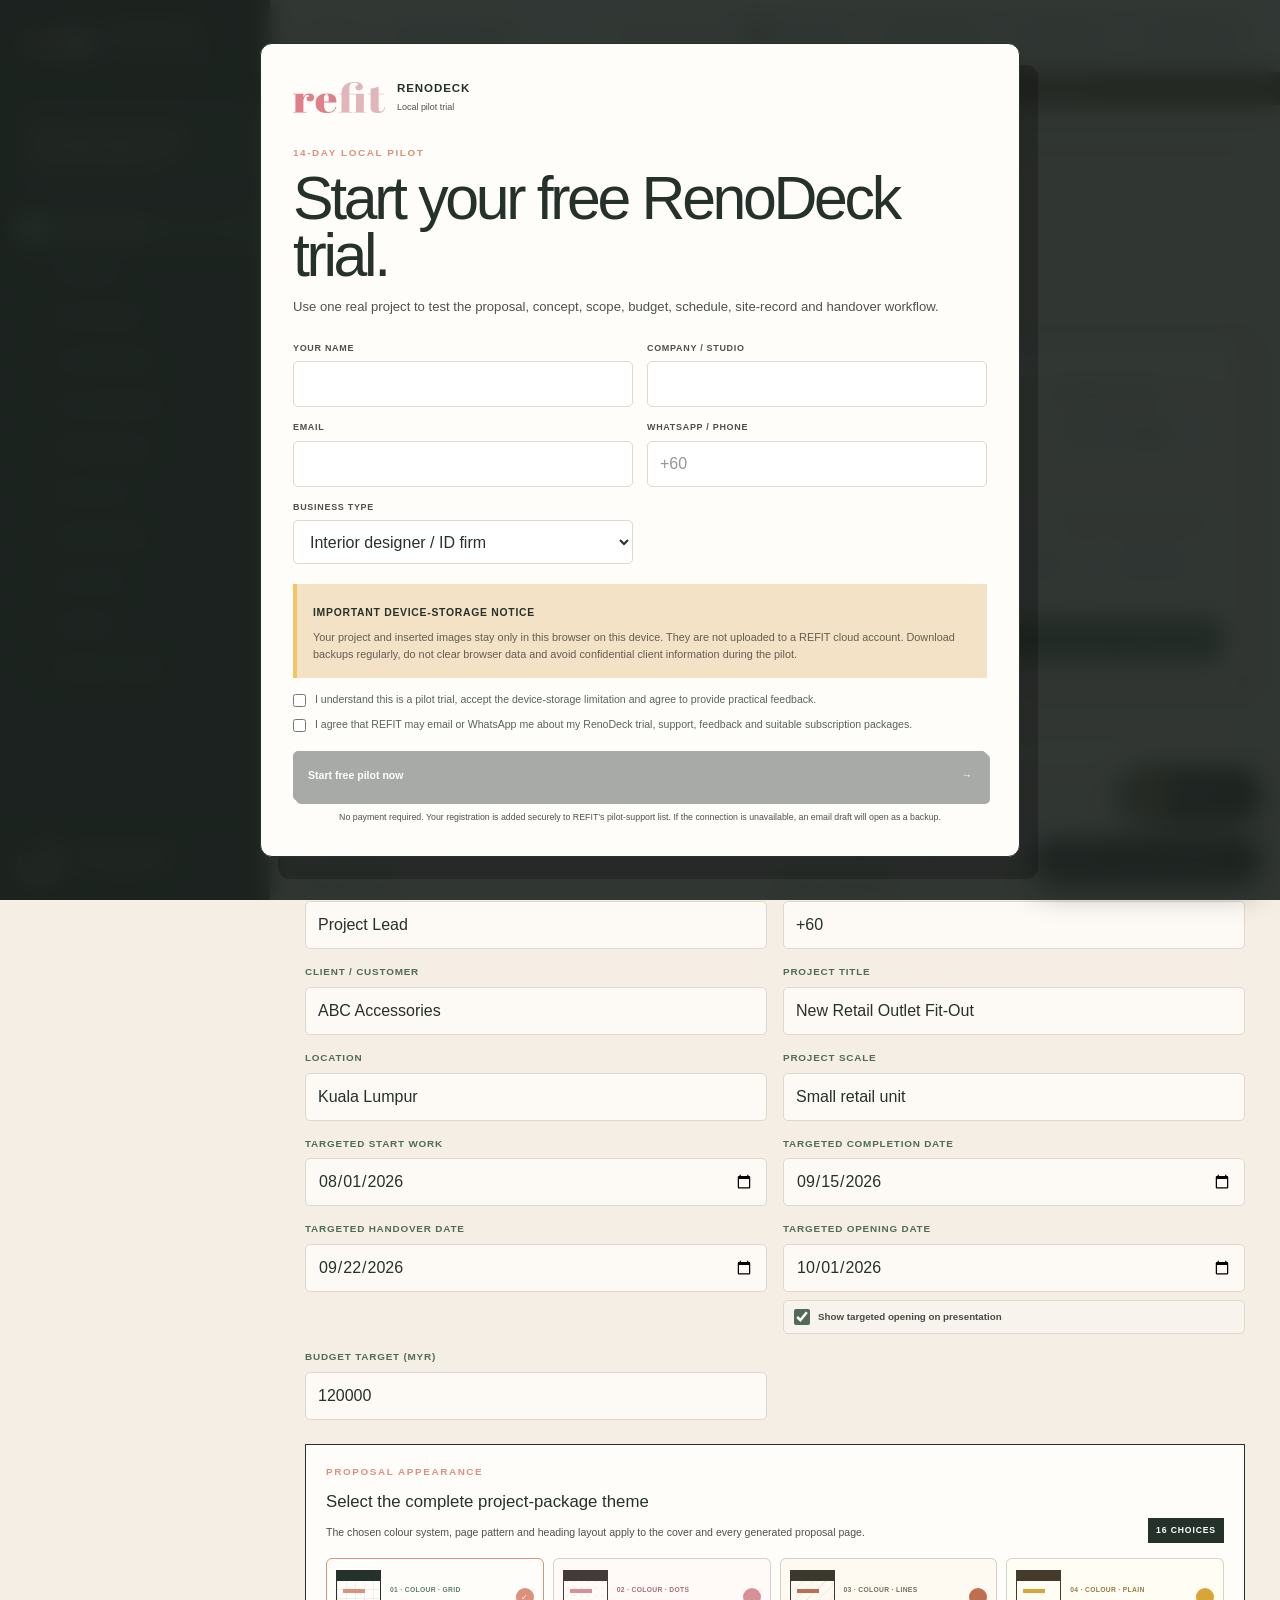
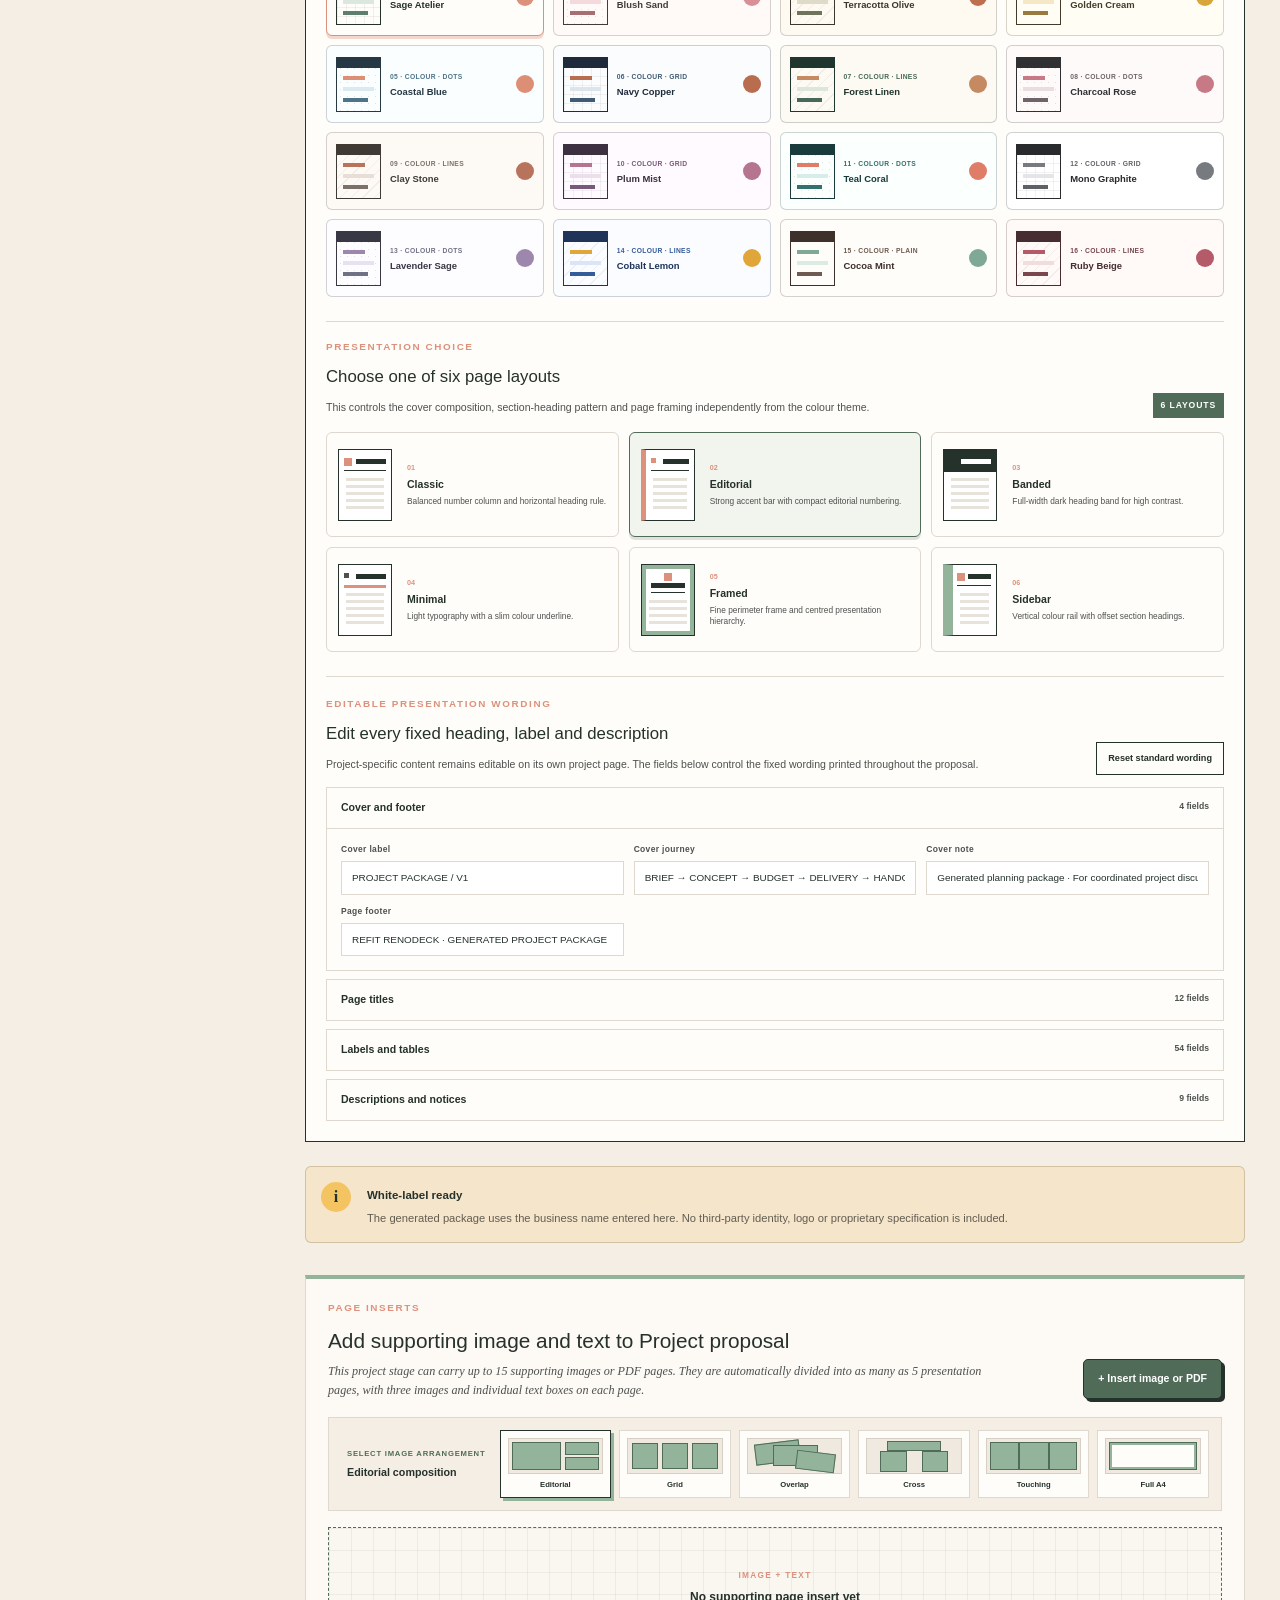
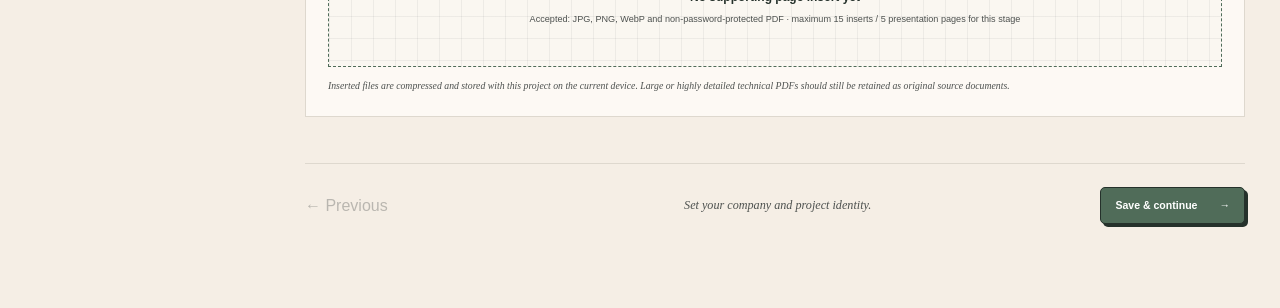
<file: projectkit/index.html>
<!doctype html>
<html lang="en">
  <head>
    <meta charset="utf-8" />
    <meta name="viewport" content="width=device-width, initial-scale=1" />
    <meta name="robots" content="noindex" />
    <meta http-equiv="refresh" content="0; url=../renodeck/" />
    <meta name="application-name" content="REFIT">
    <meta name="apple-mobile-web-app-title" content="REFIT">
    <link rel="canonical" href="https://refitinterior.com/renodeck/" />
    <link rel="icon" type="image/png" sizes="32x32" href="/favicon-32x32.png?v=20260731">
    <link rel="icon" type="image/png" sizes="16x16" href="/favicon-16x16.png?v=20260731">
    <link rel="shortcut icon" href="/favicon.ico?v=20260731">
    <link rel="apple-touch-icon" sizes="180x180" href="/apple-touch-icon.png?v=20260731">
    <link rel="manifest" href="/site.webmanifest?v=20260731">
    <title>REFIT RenoDeck</title>
    <script>window.location.replace("../renodeck/" + window.location.search + window.location.hash);</script>
  </head>
  <body>
    <p>ProjectKit is now <a href="../renodeck/">REFIT RenoDeck</a>.</p>
  </body>
</html>
</file>
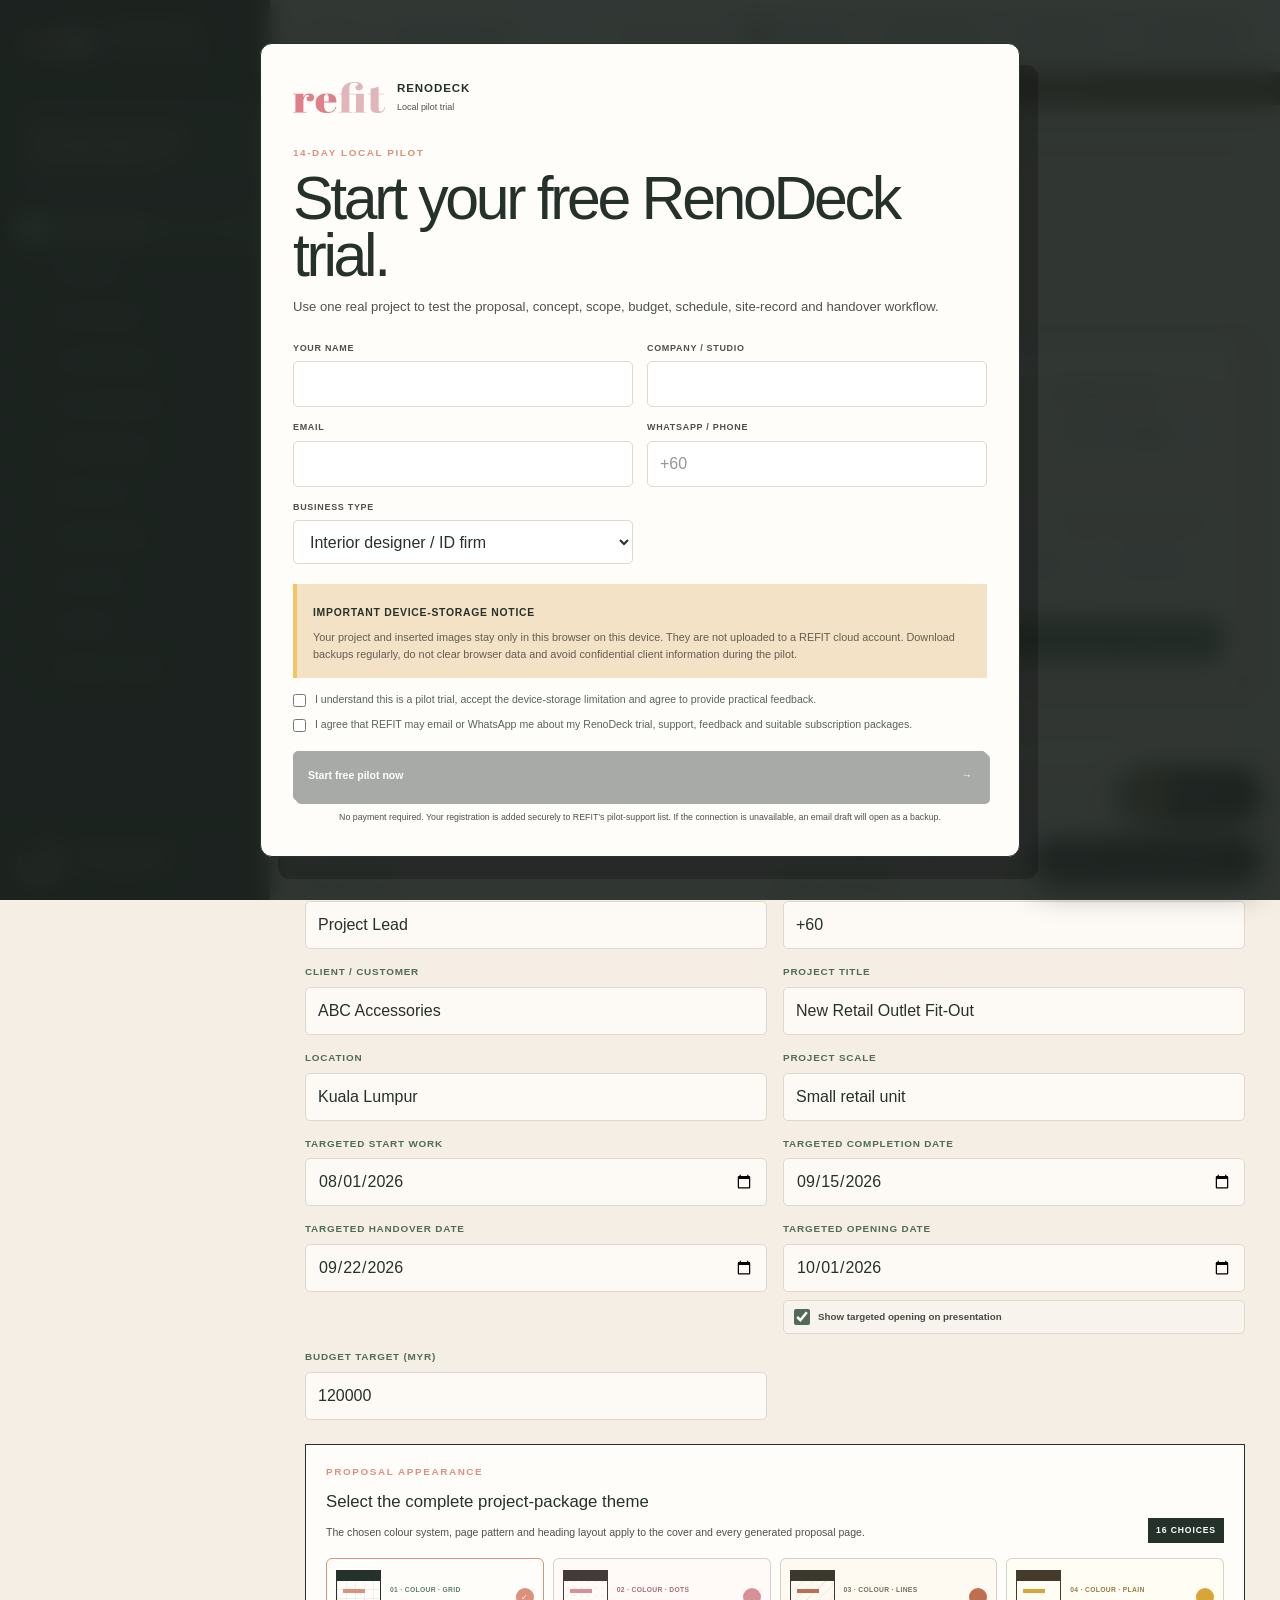
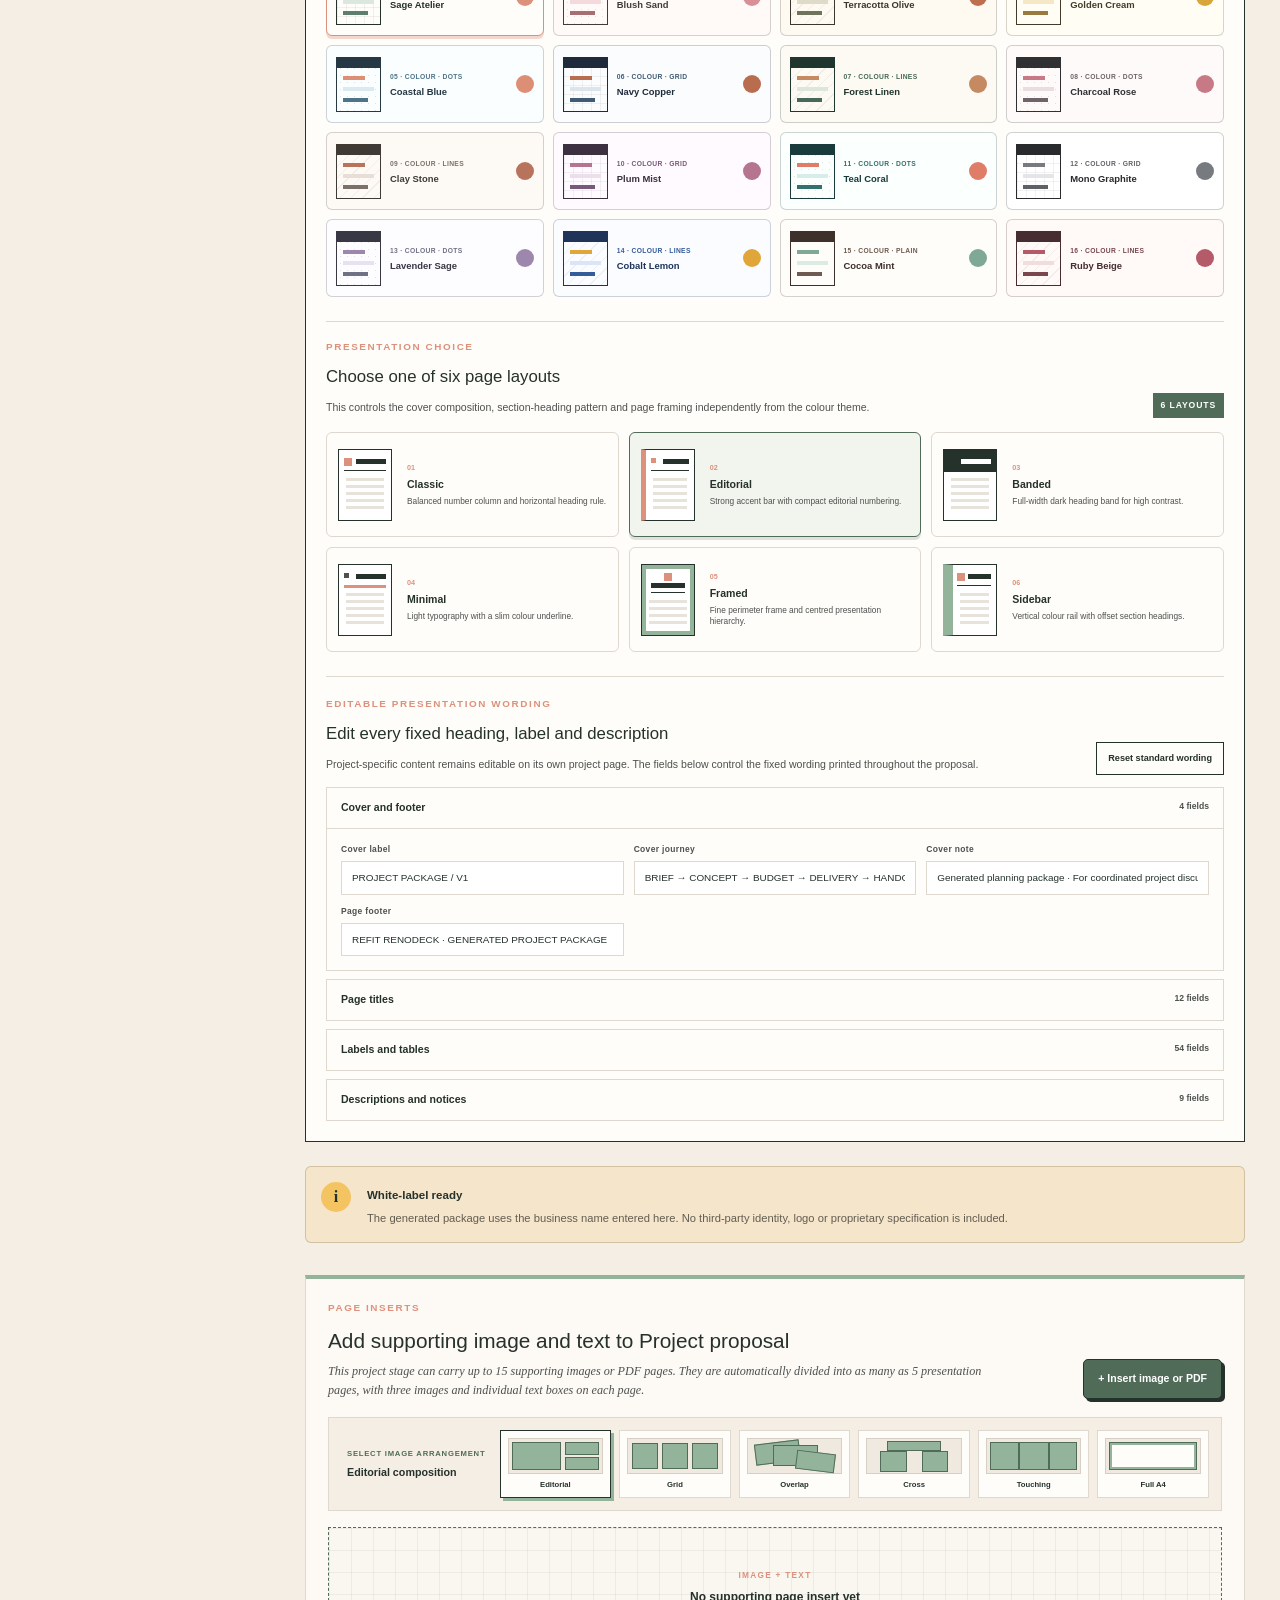
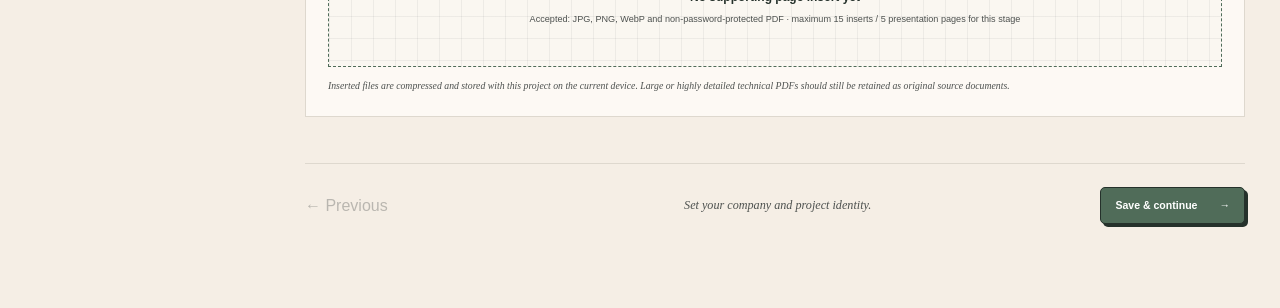
<file: renodeck/index.html>
<!doctype html>
<html lang="en">
  <head>
    <meta charset="UTF-8" />
    <meta name="viewport" content="width=device-width, initial-scale=1.0" />
    <meta name="theme-color" content="#25312b" />
    <meta name="description" content="REFIT RenoDeck local pilot for renovation proposal, concept, scope, budget, schedule and handover documents." />
    <meta name="application-name" content="REFIT">
    <meta name="apple-mobile-web-app-title" content="REFIT">
    <link rel="canonical" href="https://refitinterior.com/renodeck/" />
    <link rel="icon" type="image/png" sizes="32x32" href="/favicon-32x32.png?v=20260731">
    <link rel="icon" type="image/png" sizes="16x16" href="/favicon-16x16.png?v=20260731">
    <link rel="shortcut icon" href="/favicon.ico?v=20260731">
    <link rel="apple-touch-icon" sizes="180x180" href="/apple-touch-icon.png?v=20260731">
    <link rel="manifest" href="/site.webmanifest?v=20260731">
    <title>REFIT RenoDeck · Live Project Workspace</title>
    <script type="module" crossorigin src="./assets/index-Brumj_6a.js"></script>
    <link rel="stylesheet" crossorigin href="./assets/index-DXV6QID8.css">
  </head>
  <body>
    <div id="root"></div>
  </body>
</html>
</file>
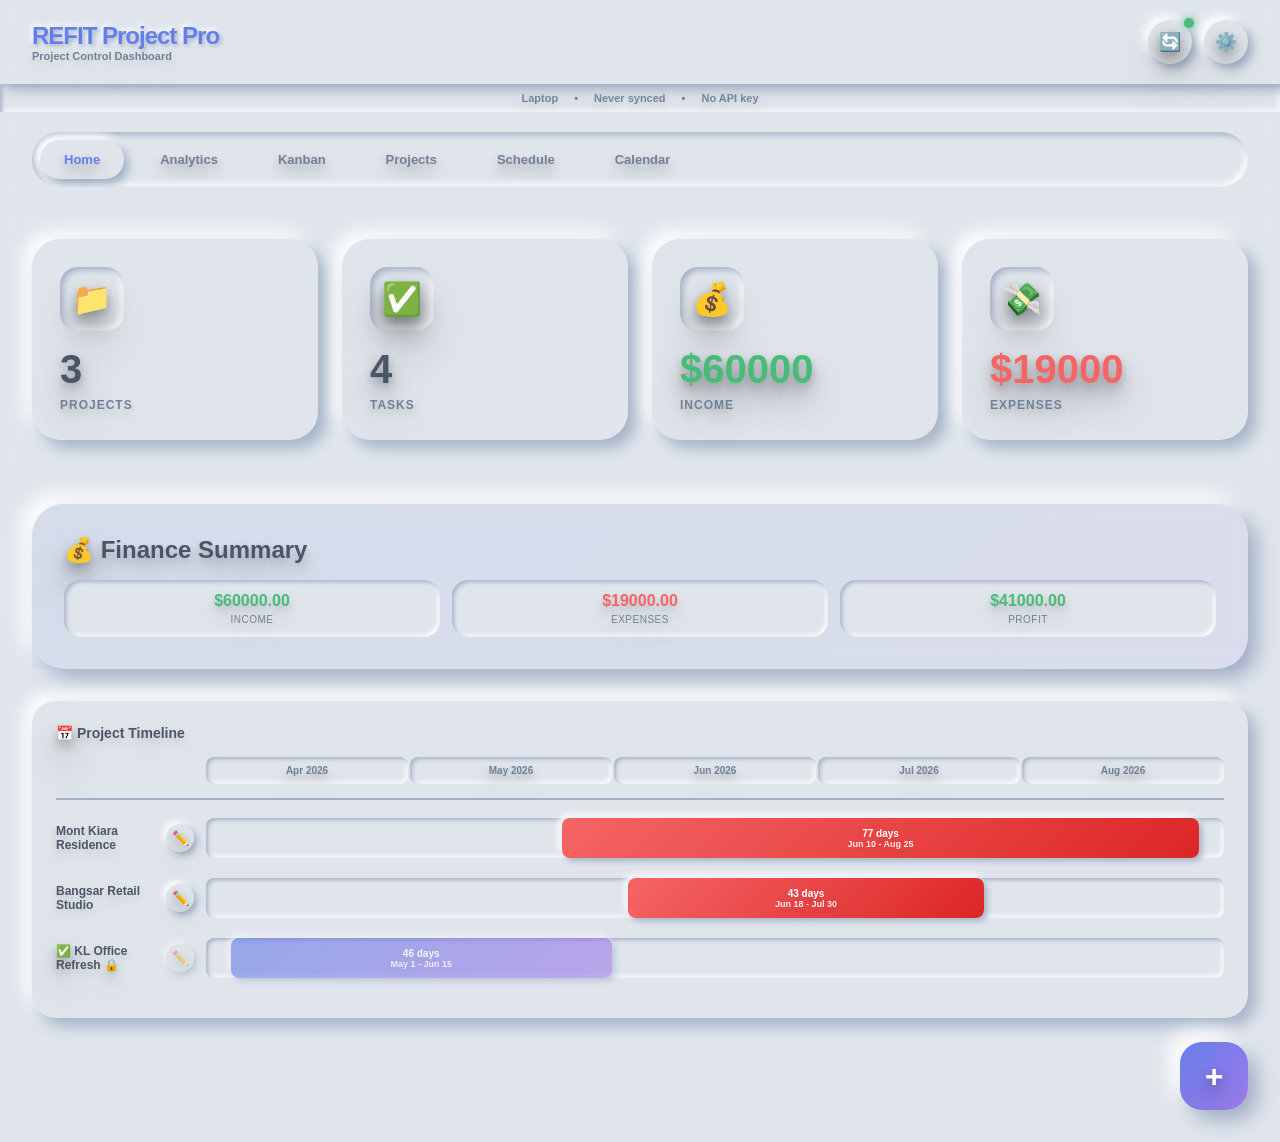
<file: project-pro-demo.html>
<!DOCTYPE html>
<html lang="en">
<head>
    <meta charset="UTF-8">
    <meta name="viewport" content="width=device-width, initial-scale=1.0, maximum-scale=1.0, user-scalable=no, viewport-fit=cover">
    
    <!-- PWA Meta Tags -->
    <meta name="mobile-web-app-capable" content="yes">
    <meta name="apple-mobile-web-app-capable" content="yes">
    <meta name="application-name" content="Builder Pro">
    <meta name="apple-mobile-web-app-title" content="Builder Pro">
    <meta name="apple-mobile-web-app-status-bar-style" content="default">
    <meta name="theme-color" content="#E0E5EC">
    
    <title>Builder Pro - Neumorphism Edition</title>
    
    <style>
        * {
            margin: 0;
            padding: 0;
            box-sizing: border-box;
            -webkit-tap-highlight-color: transparent;
        }

        /* Prevent horizontal overflow on mobile */
        html {
            overflow-x: hidden;
            width: 100%;
        }

        body {
            overflow-x: hidden;
            width: 100%;
            position: relative;
        }

        * {
            max-width: 100%;
        }

        :root {
            --bg: #E0E5EC;
            --shadow-light: #FFFFFF;
            --shadow-dark: #A3B1C6;
            --text-primary: #4A5568;
            --text-secondary: #718096;
            --text-tertiary: #A0AEC0;
            --accent: #667eea;
            --accent-light: #9F7AEA;
            --success: #48BB78;
            --warning: #ED8936;
            --danger: #F56565;
            --income-color: #48BB78;
            --expense-color: #F56565;
            
            --font-scale: 1;
        }

        body.font-s { --font-scale: 0.85; }
        body.font-m { --font-scale: 1; }
        body.font-l { --font-scale: 1.15; }
        body.font-xl { --font-scale: 1.3; }
        body.font-xxl { --font-scale: 1.5; }

        .night-mode {
            --bg: #2D3748 !important;
            --shadow-light: #3F4A5F !important;
            --shadow-dark: #1A202C !important;
            --text-primary: #E2E8F0 !important;
            --text-secondary: #CBD5E0 !important;
            --text-tertiary: #A0AEC0 !important;
        }

        body {
            font-family: 'Montserrat', -apple-system, BlinkMacSystemFont, sans-serif;
            background: var(--bg);
            color: var(--text-primary);
            min-height: 100vh;
            font-size: calc(14px * var(--font-scale));
        }

        /* Floating text effect - 25px elevation */
        body, button, input, select, textarea, .logo, .header-subtitle,
        .nav-item, .stat-card, .project-card, .task-item, .transaction-item,
        .modal-content, h1, h2, h3, h4, h5, h6, p, span, div, label {
            text-shadow: 
                0 25px 50px rgba(0, 0, 0, 0.3),
                0 15px 30px rgba(0, 0, 0, 0.25),
                0 8px 15px rgba(0, 0, 0, 0.2),
                0 3px 8px rgba(0, 0, 0, 0.15);
            transform: translateZ(25px);
        }

        .night-mode body, 
        .night-mode button, 
        .night-mode input, 
        .night-mode select, 
        .night-mode textarea,
        .night-mode .logo,
        .night-mode .header-subtitle,
        .night-mode .nav-item,
        .night-mode .stat-card,
        .night-mode .project-card,
        .night-mode .task-item,
        .night-mode .transaction-item,
        .night-mode .modal-content,
        .night-mode h1, .night-mode h2, .night-mode h3, 
        .night-mode h4, .night-mode h5, .night-mode h6, 
        .night-mode p, .night-mode span, .night-mode div, .night-mode label {
            text-shadow: 
                0 25px 50px rgba(0, 0, 0, 0.6),
                0 15px 30px rgba(0, 0, 0, 0.5),
                0 8px 15px rgba(0, 0, 0, 0.4),
                0 3px 8px rgba(0, 0, 0, 0.3);
            transform: translateZ(25px);
        }

        /* 75% Glass-morphism transparency effect */
        .header,
        .nav,
        .stats-container,
        .projects-container,
        .project-card,
        .task-item,
        .transaction-item,
        .modal-content {
            background: rgba(224, 229, 236, 0.25) !important;
            backdrop-filter: blur(10px);
            -webkit-backdrop-filter: blur(10px);
        }

        .night-mode .header,
        .night-mode .nav,
        .night-mode .stats-container,
        .night-mode .projects-container,
        .night-mode .project-card,
        .night-mode .task-item,
        .night-mode .transaction-item,
        .night-mode .modal-content {
            background: rgba(45, 55, 72, 0.25) !important;
            backdrop-filter: blur(10px);
            -webkit-backdrop-filter: blur(10px);
        }

        /* Neumorphic Header */
        .header {
            padding: 20px 32px;
            background: var(--bg);
            display: flex;
            justify-content: space-between;
            align-items: center;
            position: sticky;
            top: 0;
            z-index: 100;
            box-shadow: 
                6px 6px 12px var(--shadow-dark),
                -6px -6px 12px var(--shadow-light);
        }

        .header-left {
            display: flex;
            align-items: center;
            gap: 12px;
            cursor: pointer;
            flex: 1;
        }

        .logo {
            font-size: calc(24px * var(--font-scale));
            font-weight: 900;
            color: var(--accent);
            text-shadow: 
                2px 2px 4px var(--shadow-dark),
                -2px -2px 4px var(--shadow-light);
            letter-spacing: -1px;
        }

        .header-subtitle {
            font-size: calc(11px * var(--font-scale));
            color: var(--text-secondary);
            font-weight: 600;
        }

        .header-btns {
            display: flex;
            gap: 12px;
        }

        .neuro-btn {
            width: 44px;
            height: 44px;
            border-radius: 50%;
            background: var(--bg);
            border: none;
            color: var(--text-primary);
            font-size: calc(18px * var(--font-scale));
            cursor: pointer;
            display: flex;
            align-items: center;
            justify-content: center;
            transition: all 0.3s;
            box-shadow: 
                5px 5px 10px var(--shadow-dark),
                -5px -5px 10px var(--shadow-light);
            position: relative;
        }

        .neuro-btn:hover {
            color: var(--accent);
        }

        .neuro-btn:active {
            box-shadow: 
                inset 3px 3px 6px var(--shadow-dark),
                inset -3px -3px 6px var(--shadow-light);
        }

        .sync-indicator {
            position: absolute;
            top: -2px;
            right: -2px;
            width: 10px;
            height: 10px;
            border-radius: 50%;
            background: var(--success);
            box-shadow: 0 0 8px var(--success);
        }

        .sync-indicator.syncing {
            background: var(--warning);
            animation: pulse 1s infinite;
        }

        @keyframes pulse {
            0%, 100% { opacity: 1; transform: scale(1); }
            50% { opacity: 0.5; transform: scale(0.9); }
        }

        /* Sync Status Bar */
        .sync-status-bar {
            padding: 8px 32px;
            background: var(--bg);
            display: flex;
            justify-content: center;
            align-items: center;
            gap: 16px;
            font-size: calc(11px * var(--font-scale));
            color: var(--text-secondary);
            font-weight: 600;
            box-shadow: 
                inset 2px 2px 4px var(--shadow-dark),
                inset -2px -2px 4px var(--shadow-light);
        }

        /* Soft Navigation */
        .nav {
            padding: 20px 32px;
            background: var(--bg);
        }

        .nav-container {
            max-width: 1400px;
            margin: 0 auto;
            display: flex;
            gap: 12px;
            padding: 8px;
            background: var(--bg);
            border-radius: 50px;
            box-shadow: 
                inset 3px 3px 6px var(--shadow-dark),
                inset -3px -3px 6px var(--shadow-light);
            overflow-x: auto;
        }

        .nav-item {
            padding: 12px 24px;
            background: var(--bg);
            border: none;
            color: var(--text-secondary);
            font-weight: 700;
            font-size: calc(13px * var(--font-scale));
            cursor: pointer;
            border-radius: 50px;
            transition: all 0.3s;
            box-shadow: none;
            white-space: nowrap;
        }

        .nav-item:hover {
            color: var(--text-primary);
        }

        .nav-item.active {
            color: var(--accent);
            box-shadow: 
                5px 5px 10px var(--shadow-dark),
                -5px -5px 10px var(--shadow-light);
        }

        /* Embossed Stats */
        .stats-container {
            padding: 32px;
            max-width: 1400px;
            margin: 0 auto;
        }

        .stats-grid {
            display: grid;
            grid-template-columns: repeat(auto-fit, minmax(240px, 1fr));
            gap: 24px;
        }

        .stat-card {
            padding: 28px;
            background: var(--bg);
            border-radius: 28px;
            box-shadow: 
                8px 8px 16px var(--shadow-dark),
                -8px -8px 16px var(--shadow-light);
            transition: all 0.4s;
            cursor: pointer;
            position: relative;
        }

        .stat-card::before {
            content: '';
            position: absolute;
            top: 10px;
            left: 10px;
            right: 10px;
            bottom: 10px;
            border-radius: 20px;
            background: linear-gradient(135deg, 
                rgba(255, 255, 255, 0.3) 0%, 
                rgba(255, 255, 255, 0) 50%,
                rgba(163, 177, 198, 0.1) 100%);
            opacity: 0;
            transition: opacity 0.3s;
            pointer-events: none;
        }

        .stat-card:hover::before {
            opacity: 1;
        }

        .stat-card:hover {
            transform: translateY(-6px);
            box-shadow: 
                12px 12px 24px var(--shadow-dark),
                -12px -12px 24px var(--shadow-light);
        }

        .stat-icon-wrapper {
            width: 64px;
            height: 64px;
            border-radius: 18px;
            background: var(--bg);
            display: flex;
            align-items: center;
            justify-content: center;
            margin-bottom: 16px;
            box-shadow: 
                inset 3px 3px 6px var(--shadow-dark),
                inset -3px -3px 6px var(--shadow-light);
        }

        .stat-icon {
            font-size: calc(32px * var(--font-scale));
        }

        .stat-value {
            font-size: calc(40px * var(--font-scale));
            font-weight: 900;
            color: var(--text-primary);
            margin-bottom: 6px;
        }

        .stat-card.income .stat-value { color: var(--income-color); }
        .stat-card.expense .stat-value { color: var(--expense-color); }

        .stat-label {
            font-size: calc(12px * var(--font-scale));
            color: var(--text-secondary);
            font-weight: 700;
            text-transform: uppercase;
            letter-spacing: 1px;
        }

        /* Container */
        .container {
            max-width: 1400px;
            margin: 0 auto;
            padding: 32px;
            padding-bottom: 100px;
        }

        /* Soft Project Card */
        .project-card {
            background: var(--bg);
            border-radius: 32px;
            overflow: visible;
            margin-bottom: 32px;
            box-shadow: 
                10px 10px 20px var(--shadow-dark),
                -10px -10px 20px var(--shadow-light);
            transition: all 0.4s;
        }

        .project-card:hover {
            transform: translateY(-4px);
            box-shadow: 
                14px 14px 28px var(--shadow-dark),
                -14px -14px 28px var(--shadow-light);
        }

        .project-header {
            padding: 32px;
            background: linear-gradient(135deg, 
                rgba(102, 126, 234, 0.08) 0%, 
                rgba(159, 122, 234, 0.08) 100%);
            border-radius: 32px 32px 0 0;
            position: relative;
        }

        .project-title {
            font-size: calc(24px * var(--font-scale));
            font-weight: 900;
            color: var(--text-primary);
            margin-bottom: 12px;
            display: flex;
            align-items: center;
            gap: 8px;
        }

        .project-subtitle {
            font-size: calc(13px * var(--font-scale));
            color: var(--text-secondary);
            font-weight: 600;
            margin-bottom: 16px;
        }

        .project-stats {
            display: grid;
            grid-template-columns: repeat(3, 1fr);
            gap: 12px;
            margin-top: 16px;
        }

        .project-stat {
            padding: 12px;
            background: var(--bg);
            border-radius: 16px;
            text-align: center;
            box-shadow: 
                inset 2px 2px 4px var(--shadow-dark),
                inset -2px -2px 4px var(--shadow-light);
        }

        .project-stat-value {
            font-size: calc(16px * var(--font-scale));
            font-weight: 800;
            color: var(--text-primary);
        }

        .project-stat-label {
            font-size: calc(10px * var(--font-scale));
            color: var(--text-secondary);
            text-transform: uppercase;
            letter-spacing: 0.5px;
            margin-top: 4px;
        }

        .project-actions {
            display: flex;
            gap: 8px;
            margin-top: 16px;
            flex-wrap: wrap;
        }

        .action-btn {
            padding: 8px 16px;
            background: var(--bg);
            border: none;
            color: var(--text-secondary);
            font-size: calc(11px * var(--font-scale));
            font-weight: 700;
            border-radius: 20px;
            cursor: pointer;
            transition: all 0.3s;
            box-shadow: 
                3px 3px 6px var(--shadow-dark),
                -3px -3px 6px var(--shadow-light);
        }

        .action-btn:hover {
            color: var(--accent);
        }

        .action-btn:active {
            box-shadow: 
                inset 2px 2px 4px var(--shadow-dark),
                inset -2px -2px 4px var(--shadow-light);
        }

        .project-body {
            padding: 32px;
        }

        .section-title {
            font-size: calc(14px * var(--font-scale));
            font-weight: 800;
            color: var(--text-primary);
            margin-bottom: 16px;
            display: flex;
            align-items: center;
            justify-content: space-between;
        }

        /* Task Items */
        .task-item {
            padding: 16px;
            margin-bottom: 12px;
            background: var(--bg);
            border-radius: 20px;
            display: flex;
            justify-content: space-between;
            align-items: start;
            gap: 12px;
            box-shadow: 
                inset 2px 2px 4px var(--shadow-dark),
                inset -2px -2px 4px var(--shadow-light);
        }

        .task-content {
            flex: 1;
        }

        .task-name {
            font-weight: 700;
            color: var(--text-primary);
            margin-bottom: 6px;
            font-size: calc(13px * var(--font-scale));
        }

        .task-meta {
            font-size: calc(11px * var(--font-scale));
            color: var(--text-secondary);
            display: flex;
            flex-wrap: wrap;
            gap: 8px;
        }

        .task-actions {
            display: flex;
            gap: 6px;
        }

        /* Tactile Buttons */
        .btn {
            padding: 14px 28px;
            background: var(--bg);
            border: none;
            border-radius: 50px;
            color: var(--text-primary);
            font-weight: 700;
            font-size: calc(14px * var(--font-scale));
            cursor: pointer;
            transition: all 0.3s;
            box-shadow: 
                6px 6px 12px var(--shadow-dark),
                -6px -6px 12px var(--shadow-light);
        }

        .btn:hover {
            transform: translateY(-2px);
            box-shadow: 
                8px 8px 16px var(--shadow-dark),
                -8px -8px 16px var(--shadow-light);
        }

        .btn:active {
            transform: translateY(0);
            box-shadow: 
                inset 3px 3px 6px var(--shadow-dark),
                inset -3px -3px 6px var(--shadow-light);
        }

        .btn-primary {
            color: white;
            background: linear-gradient(135deg, var(--accent), var(--accent-light));
            box-shadow: 
                6px 6px 12px var(--shadow-dark),
                -6px -6px 12px var(--shadow-light);
        }

        .btn-success {
            color: white;
            background: var(--success);
        }

        .btn-danger {
            color: white;
            background: var(--danger);
        }

        .icon-btn {
            width: 36px;
            height: 36px;
            border-radius: 50%;
            background: var(--bg);
            border: none;
            color: var(--text-secondary);
            font-size: calc(14px * var(--font-scale));
            cursor: pointer;
            display: flex;
            align-items: center;
            justify-content: center;
            transition: all 0.3s;
            box-shadow: 
                3px 3px 6px var(--shadow-dark),
                -3px -3px 6px var(--shadow-light);
            flex-shrink: 0;
        }

        .icon-btn:hover {
            color: var(--accent);
        }

        .icon-btn:active {
            box-shadow: 
                inset 2px 2px 4px var(--shadow-dark),
                inset -2px -2px 4px var(--shadow-light);
        }

        .icon-btn.danger {
            color: var(--danger);
        }

        .icon-btn:disabled {
            opacity: 0.5;
            cursor: not-allowed;
        }

        /* Gantt Chart */
        .gantt-container {
            background: var(--bg);
            border-radius: 24px;
            padding: 24px;
            box-shadow: 
                8px 8px 16px var(--shadow-dark),
                -8px -8px 16px var(--shadow-light);
            overflow-x: auto;
            margin-bottom: 24px;
        }

        .gantt-timeline-header {
            display: flex;
            border-bottom: 2px solid var(--bg);
            padding-bottom: 12px;
            margin-bottom: 16px;
            box-shadow: 0 2px 0 var(--shadow-dark);
        }

        .gantt-timeline-months {
            margin-left: 150px;
            display: flex;
            flex: 1;
            gap: 2px;
        }

        .gantt-month {
            flex: 1;
            text-align: center;
            font-size: calc(10px * var(--font-scale));
            color: var(--text-secondary);
            font-weight: 700;
            padding: 8px 4px;
            background: var(--bg);
            border-radius: 8px;
            box-shadow: 
                inset 2px 2px 4px var(--shadow-dark),
                inset -2px -2px 4px var(--shadow-light);
        }

        .gantt-row {
            display: flex;
            align-items: center;
            margin-bottom: 12px;
            min-height: 48px;
        }

        .gantt-label {
            width: 150px;
            font-size: calc(12px * var(--font-scale));
            font-weight: 700;
            color: var(--text-primary);
            padding-right: 12px;
            display: flex;
            align-items: center;
            gap: 8px;
        }

        .gantt-timeline {
            flex: 1;
            position: relative;
            height: 40px;
            background: var(--bg);
            border-radius: 8px;
            box-shadow: 
                inset 2px 2px 4px var(--shadow-dark),
                inset -2px -2px 4px var(--shadow-light);
        }

        .gantt-bar {
            position: absolute;
            height: 100%;
            background: linear-gradient(135deg, var(--accent), var(--accent-light));
            border-radius: 8px;
            display: flex;
            flex-direction: column;
            align-items: center;
            justify-content: center;
            padding: 0 12px;
            font-size: calc(10px * var(--font-scale));
            color: white;
            font-weight: 700;
            cursor: pointer;
            box-shadow: 
                3px 3px 6px var(--shadow-dark),
                -3px -3px 6px var(--shadow-light);
            transition: all 0.3s;
        }

        .gantt-bar:hover {
            transform: translateY(-2px);
            box-shadow: 
                4px 4px 8px var(--shadow-dark),
                -4px -4px 8px var(--shadow-light);
        }

        .today-line {
            position: absolute;
            top: -12px;
            bottom: -12px;
            width: 4px;
            background: var(--danger);
            z-index: 10;
            border-radius: 2px;
            box-shadow: 0 0 12px var(--danger);
        }

        .today-line::before {
            content: 'TODAY';
            position: absolute;
            top: -28px;
            left: 50%;
            transform: translateX(-50%);
            background: var(--danger);
            color: white;
            padding: 4px 10px;
            border-radius: 12px;
            font-size: 9px;
            font-weight: 900;
            white-space: nowrap;
            box-shadow: 
                3px 3px 6px var(--shadow-dark),
                -3px -3px 6px var(--shadow-light);
        }

        /* Calendar */
        .calendar-container {
            background: var(--bg);
            border-radius: 24px;
            padding: 24px;
            box-shadow: 
                8px 8px 16px var(--shadow-dark),
                -8px -8px 16px var(--shadow-light);
            margin-bottom: 24px;
        }

        .calendar-header {
            display: flex;
            justify-content: space-between;
            align-items: center;
            margin-bottom: 20px;
            padding-bottom: 16px;
            border-bottom: 2px solid var(--bg);
            box-shadow: 0 2px 0 var(--shadow-dark);
        }

        .calendar-grid {
            display: grid;
            grid-template-columns: repeat(7, 1fr);
            gap: 4px;
            margin-top: 12px;
        }

        .calendar-day {
            aspect-ratio: 1;
            padding: 8px;
            background: var(--bg);
            border-radius: 12px;
            font-size: calc(11px * var(--font-scale));
            position: relative;
            overflow: hidden;
            cursor: pointer;
            transition: all 0.3s;
            box-shadow: 
                3px 3px 6px var(--shadow-dark),
                -3px -3px 6px var(--shadow-light);
            display: flex;
            flex-direction: column;
            align-items: center;
            justify-content: center;
        }

        .calendar-day:hover {
            transform: scale(1.05);
            box-shadow: 
                5px 5px 10px var(--shadow-dark),
                -5px -5px 10px var(--shadow-light);
            z-index: 10;
        }

        .calendar-day:active {
            box-shadow: 
                inset 2px 2px 4px var(--shadow-dark),
                inset -2px -2px 4px var(--shadow-light);
        }

        .calendar-day.other-month {
            opacity: 0.3;
        }

        .calendar-day.today {
            background: linear-gradient(135deg, var(--danger) 0%, #dc2626 100%);
            color: white;
            font-weight: 900;
            box-shadow: 
                5px 5px 10px var(--shadow-dark),
                -5px -5px 10px var(--shadow-light),
                0 0 20px var(--danger);
            animation: todayPulse 2s infinite;
            transform: scale(1.08);
        }

        @keyframes todayPulse {
            0%, 100% { box-shadow: 5px 5px 10px var(--shadow-dark), -5px -5px 10px var(--shadow-light), 0 0 20px var(--danger); }
            50% { box-shadow: 5px 5px 10px var(--shadow-dark), -5px -5px 10px var(--shadow-light), 0 0 30px var(--danger); }
        }

        .calendar-event {
            font-size: calc(8px * var(--font-scale));
            padding: 2px 4px;
            background: var(--accent);
            color: white;
            border-radius: 4px;
            margin-top: 4px;
            white-space: nowrap;
            overflow: hidden;
            text-overflow: ellipsis;
            max-width: 100%;
        }

        /* Modal */
        .modal {
            display: none;
            position: fixed;
            top: 0;
            left: 0;
            width: 100%;
            height: 100%;
            background: rgba(0, 0, 0, 0.5);
            justify-content: center;
            align-items: center;
            z-index: 1000;
            padding: 20px;
        }

        .modal.show { display: flex; }

        .modal-content {
            background: var(--bg);
            border-radius: 28px;
            width: 100%;
            max-width: 500px;
            max-height: 80vh;
            overflow-y: auto;
            box-shadow: 
                20px 20px 40px var(--shadow-dark),
                -20px -20px 40px var(--shadow-light);
        }

        .modal-header {
            padding: 24px;
            border-bottom: 2px solid var(--bg);
            box-shadow: 0 2px 0 var(--shadow-dark);
            display: flex;
            justify-content: space-between;
            align-items: center;
        }

        .modal-title {
            font-size: calc(20px * var(--font-scale));
            font-weight: 800;
            color: var(--text-primary);
        }

        .modal-close {
            width: 36px;
            height: 36px;
            border-radius: 50%;
            background: var(--bg);
            border: none;
            color: var(--text-secondary);
            font-size: calc(20px * var(--font-scale));
            cursor: pointer;
            display: flex;
            align-items: center;
            justify-content: center;
            box-shadow: 
                3px 3px 6px var(--shadow-dark),
                -3px -3px 6px var(--shadow-light);
            transition: all 0.3s;
        }

        .modal-close:hover {
            color: var(--danger);
        }

        .modal-close:active {
            box-shadow: 
                inset 2px 2px 4px var(--shadow-dark),
                inset -2px -2px 4px var(--shadow-light);
        }

        .modal-body {
            padding: 24px;
        }

        .modal-footer {
            padding: 20px 24px;
            border-top: 2px solid var(--bg);
            box-shadow: 0 -2px 0 var(--shadow-light);
            display: flex;
            justify-content: flex-end;
            gap: 12px;
        }

        .form-group {
            margin-bottom: 20px;
        }

        .form-group label {
            display: block;
            margin-bottom: 8px;
            font-size: calc(12px * var(--font-scale));
            color: var(--text-secondary);
            font-weight: 700;
            text-transform: uppercase;
            letter-spacing: 0.5px;
        }

        .form-group input,
        .form-group select,
        .form-group textarea {
            width: 100%;
            padding: 12px 16px;
            background: var(--bg);
            border: none;
            border-radius: 16px;
            font-size: calc(14px * var(--font-scale));
            color: var(--text-primary);
            font-family: inherit;
            box-shadow: 
                inset 3px 3px 6px var(--shadow-dark),
                inset -3px -3px 6px var(--shadow-light);
            transition: all 0.3s;
        }

        .form-group input:focus,
        .form-group select:focus,
        .form-group textarea:focus {
            outline: none;
            box-shadow: 
                inset 4px 4px 8px var(--shadow-dark),
                inset -4px -4px 8px var(--shadow-light);
        }

        .form-group textarea {
            resize: vertical;
            min-height: 80px;
        }

        /* Settings Panel */
        .settings-panel {
            position: fixed;
            top: 0;
            right: -100%;
            width: 90%;
            max-width: 450px;
            height: 100vh;
            background: var(--bg);
            box-shadow: -8px 0 16px var(--shadow-dark);
            transition: right 0.3s;
            z-index: 1001;
            overflow-y: auto;
            padding: 24px;
        }

        .settings-panel.show { right: 0; }

        .settings-backdrop {
            position: fixed;
            top: 0;
            left: 0;
            width: 100%;
            height: 100%;
            background: rgba(0, 0, 0, 0.5);
            z-index: 1000;
            display: none;
        }

        .settings-backdrop.show { display: block; }

        .settings-header {
            display: flex;
            justify-content: space-between;
            align-items: center;
            margin-bottom: 24px;
            padding-bottom: 16px;
            border-bottom: 2px solid var(--bg);
            box-shadow: 0 2px 0 var(--shadow-dark);
        }

        .settings-section {
            margin-bottom: 28px;
            padding-bottom: 28px;
            border-bottom: 2px solid var(--bg);
            box-shadow: 0 2px 0 var(--shadow-light);
        }

        .settings-section:last-child {
            border-bottom: none;
            box-shadow: none;
        }

        .settings-label {
            display: block;
            font-weight: 700;
            margin-bottom: 12px;
            color: var(--text-primary);
            font-size: calc(14px * var(--font-scale));
        }

        .theme-grid {
            display: grid;
            grid-template-columns: repeat(2, 1fr);
            gap: 12px;
            max-height: 400px;
            overflow-y: auto;
            padding: 12px;
            background: var(--bg);
            border-radius: 16px;
            box-shadow: 
                inset 3px 3px 6px var(--shadow-dark),
                inset -3px -3px 6px var(--shadow-light);
        }

        .theme-option {
            padding: 12px;
            border-radius: 16px;
            cursor: pointer;
            transition: all 0.3s;
            background: var(--bg);
            box-shadow: 
                3px 3px 6px var(--shadow-dark),
                -3px -3px 6px var(--shadow-light);
        }

        .theme-option:active {
            box-shadow: 
                inset 2px 2px 4px var(--shadow-dark),
                inset -2px -2px 4px var(--shadow-light);
        }

        .theme-option.active {
            box-shadow: 
                inset 3px 3px 6px var(--shadow-dark),
                inset -3px -3px 6px var(--shadow-light);
        }

        .theme-preview {
            height: 50px;
            border-radius: 12px;
            margin-bottom: 8px;
            display: flex;
            align-items: center;
            justify-content: center;
            color: white;
            font-size: calc(14px * var(--font-scale));
            font-weight: 700;
        }

        .theme-name {
            font-size: calc(11px * var(--font-scale));
            text-align: center;
            color: var(--text-secondary);
            font-weight: 600;
        }

        .contrast-controls {
            display: grid;
            grid-template-columns: repeat(4, 1fr);
            gap: 8px;
        }

        .contrast-btn {
            padding: 12px 8px;
            background: var(--bg);
            border: none;
            border-radius: 12px;
            cursor: pointer;
            font-size: calc(11px * var(--font-scale));
            font-weight: 700;
            transition: all 0.3s;
            color: var(--text-secondary);
            box-shadow: 
                3px 3px 6px var(--shadow-dark),
                -3px -3px 6px var(--shadow-light);
        }

        .contrast-btn.active {
            color: white;
            background: linear-gradient(135deg, var(--accent), var(--accent-light));
        }

        .contrast-btn:active {
            box-shadow: 
                inset 2px 2px 4px var(--shadow-dark),
                inset -2px -2px 4px var(--shadow-light);
        }

        /* Floating FAB */
        .fab-container {
            position: fixed;
            bottom: calc(32px + env(safe-area-inset-bottom));
            right: 32px;
            z-index: 99;
        }

        .fab {
            width: 68px;
            height: 68px;
            border-radius: 22px;
            background: linear-gradient(135deg, var(--accent), var(--accent-light));
            border: none;
            color: white;
            font-size: calc(32px * var(--font-scale));
            font-weight: 900;
            cursor: pointer;
            transition: all 0.4s;
            box-shadow: 
                10px 10px 20px var(--shadow-dark),
                -10px -10px 20px var(--shadow-light);
            display: flex;
            align-items: center;
            justify-content: center;
        }

        .fab:hover {
            transform: scale(1.08) rotate(90deg);
            box-shadow: 
                14px 14px 28px var(--shadow-dark),
                -14px -14px 28px var(--shadow-light);
        }

        .fab:active {
            transform: scale(1.02) rotate(90deg);
            box-shadow: 
                8px 8px 16px var(--shadow-dark),
                -8px -8px 16px var(--shadow-light);
        }

        .fab-menu {
            position: absolute;
            bottom: 80px;
            right: 0;
            display: none;
            flex-direction: column;
            gap: 12px;
        }

        .fab-menu.show { display: flex; }

        .fab-option {
            display: flex;
            align-items: center;
            gap: 12px;
            padding: 12px 20px;
            background: var(--bg);
            color: var(--text-primary);
            border-radius: 50px;
            box-shadow: 
                6px 6px 12px var(--shadow-dark),
                -6px -6px 12px var(--shadow-light);
            cursor: pointer;
            white-space: nowrap;
            font-size: calc(13px * var(--font-scale));
            font-weight: 700;
            transition: all 0.3s;
        }

        .fab-option:hover {
            transform: translateX(-4px);
            box-shadow: 
                8px 8px 16px var(--shadow-dark),
                -8px -8px 16px var(--shadow-light);
        }

        .fab-option:active {
            box-shadow: 
                inset 3px 3px 6px var(--shadow-dark),
                inset -3px -3px 6px var(--shadow-light);
        }

        /* Toast */
        .toast {
            position: fixed;
            bottom: 100px;
            left: 50%;
            transform: translateX(-50%);
            background: var(--bg);
            color: var(--text-primary);
            padding: 16px 24px;
            border-radius: 50px;
            box-shadow: 
                8px 8px 16px var(--shadow-dark),
                -8px -8px 16px var(--shadow-light);
            z-index: 9999;
            opacity: 0;
            transition: opacity 0.3s;
            font-weight: 700;
            font-size: calc(14px * var(--font-scale));
        }

        .toast.show { opacity: 1; }

        /* Empty State */
        .empty-state {
            text-align: center;
            padding: 60px 32px;
            background: var(--bg);
            border-radius: 28px;
            box-shadow: 
                inset 6px 6px 12px var(--shadow-dark),
                inset -6px -6px 12px var(--shadow-light);
        }

        .empty-icon {
            font-size: calc(80px * var(--font-scale));
            margin-bottom: 20px;
            display: inline-block;
            animation: bounce 2s ease-in-out infinite;
        }

        @keyframes bounce {
            0%, 100% { transform: translateY(0); }
            50% { transform: translateY(-16px); }
        }

        .empty-title {
            font-size: calc(24px * var(--font-scale));
            font-weight: 900;
            color: var(--text-primary);
            margin-bottom: 12px;
        }

        .empty-text {
            font-size: calc(14px * var(--font-scale));
            color: var(--text-secondary);
            font-weight: 600;
        }

        /* Analytics Components */
        .insight-card {
            background: var(--bg);
            border-radius: 24px;
            padding: 24px;
            margin-bottom: 20px;
            box-shadow: 
                8px 8px 16px var(--shadow-dark),
                -8px -8px 16px var(--shadow-light);
            transition: all 0.3s;
        }

        .insight-card:hover {
            transform: translateY(-2px);
            box-shadow: 
                10px 10px 20px var(--shadow-dark),
                -10px -10px 20px var(--shadow-light);
        }

        .insight-header {
            display: flex;
            align-items: center;
            gap: 12px;
            margin-bottom: 16px;
        }

        .insight-icon {
            width: 48px;
            height: 48px;
            border-radius: 14px;
            background: var(--bg);
            display: flex;
            align-items: center;
            justify-content: center;
            font-size: calc(24px * var(--font-scale));
            box-shadow: 
                inset 2px 2px 4px var(--shadow-dark),
                inset -2px -2px 4px var(--shadow-light);
        }

        .insight-title {
            font-size: calc(18px * var(--font-scale));
            font-weight: 800;
            color: var(--text-primary);
        }

        .insight-body {
            font-size: calc(14px * var(--font-scale));
            color: var(--text-secondary);
            line-height: 1.6;
        }

        .insight-list {
            list-style: none;
            padding: 0;
            margin: 12px 0 0 0;
        }

        .insight-list li {
            padding: 8px 0;
            padding-left: 24px;
            position: relative;
            font-size: calc(13px * var(--font-scale));
            color: var(--text-secondary);
        }

        .insight-list li:before {
            content: '→';
            position: absolute;
            left: 0;
            color: var(--accent);
            font-weight: 700;
        }

        .warning-card {
            background: linear-gradient(135deg, rgba(245, 101, 101, 0.1), rgba(237, 137, 54, 0.1));
            border-left: 4px solid var(--danger);
        }

        .success-card {
            background: linear-gradient(135deg, rgba(72, 187, 120, 0.1), rgba(56, 178, 172, 0.1));
            border-left: 4px solid var(--success);
        }

        .info-card {
            background: linear-gradient(135deg, rgba(102, 126, 234, 0.1), rgba(159, 122, 234, 0.1));
            border-left: 4px solid var(--accent);
        }

        .metric-row {
            display: grid;
            grid-template-columns: repeat(auto-fit, minmax(200px, 1fr));
            gap: 16px;
            margin: 16px 0;
        }

        .metric-box {
            padding: 16px;
            background: var(--bg);
            border-radius: 16px;
            text-align: center;
            box-shadow: 
                inset 2px 2px 4px var(--shadow-dark),
                inset -2px -2px 4px var(--shadow-light);
        }

        .metric-value {
            font-size: calc(28px * var(--font-scale));
            font-weight: 900;
            color: var(--text-primary);
            margin-bottom: 4px;
        }

        .metric-label {
            font-size: calc(11px * var(--font-scale));
            color: var(--text-secondary);
            text-transform: uppercase;
            letter-spacing: 0.5px;
            font-weight: 600;
        }

        .progress-bar {
            width: 100%;
            height: 12px;
            background: var(--bg);
            border-radius: 12px;
            overflow: hidden;
            margin: 8px 0;
            box-shadow: 
                inset 2px 2px 4px var(--shadow-dark),
                inset -2px -2px 4px var(--shadow-light);
        }

        .progress-fill {
            height: 100%;
            background: linear-gradient(90deg, var(--accent), var(--accent-light));
            border-radius: 12px;
            transition: width 0.3s;
        }

        .progress-fill.warning {
            background: linear-gradient(90deg, var(--warning), #f59e0b);
        }

        .progress-fill.danger {
            background: linear-gradient(90deg, var(--danger), #dc2626);
        }

        .progress-fill.success {
            background: linear-gradient(90deg, var(--success), #10b981);
        }

        .workload-chart {
            display: grid;
            grid-template-columns: repeat(7, 1fr);
            gap: 8px;
            margin: 16px 0;
        }

        .workload-day {
            text-align: center;
        }

        .workload-day-name {
            font-size: calc(10px * var(--font-scale));
            color: var(--text-secondary);
            margin-bottom: 8px;
            font-weight: 700;
        }

        .workload-bar-container {
            height: 120px;
            display: flex;
            align-items: flex-end;
            justify-content: center;
        }

        .workload-bar {
            width: 100%;
            background: linear-gradient(180deg, var(--accent), var(--accent-light));
            border-radius: 8px 8px 0 0;
            transition: all 0.3s;
            cursor: pointer;
            box-shadow: 
                3px 3px 6px var(--shadow-dark),
                -3px -3px 6px var(--shadow-light);
        }

        .workload-bar:hover {
            transform: translateY(-4px);
            box-shadow: 
                4px 4px 8px var(--shadow-dark),
                -4px -4px 8px var(--shadow-light);
        }

        .workload-bar.light { opacity: 0.3; }
        .workload-bar.medium { opacity: 0.6; }
        .workload-bar.heavy { opacity: 1; background: linear-gradient(180deg, var(--warning), #f59e0b); }
        .workload-bar.overloaded { opacity: 1; background: linear-gradient(180deg, var(--danger), #dc2626); }

        .workload-count {
            font-size: calc(11px * var(--font-scale));
            color: var(--text-primary);
            margin-top: 8px;
            font-weight: 700;
        }

        .suggestion-badge {
            display: inline-block;
            padding: 4px 12px;
            background: var(--bg);
            border-radius: 12px;
            font-size: calc(11px * var(--font-scale));
            font-weight: 700;
            margin: 4px;
            box-shadow: 
                2px 2px 4px var(--shadow-dark),
                -2px -2px 4px var(--shadow-light);
        }

        .suggestion-badge.priority { color: var(--danger); }
        .suggestion-badge.warning { color: var(--warning); }
        .suggestion-badge.success { color: var(--success); }
        .suggestion-badge.info { color: var(--accent); }

        /* Responsive */
        @media (max-width: 768px) {
            .header {
                margin-top: 7vh;
            }

            .header, .nav, .stats-container, .container {
                padding-left: 20px;
                padding-right: 20px;
            }

            /* Fit mobile interface to screen */
            body {
                overflow-x: hidden;
                width: 100vw;
                max-width: 100%;
            }

            .header {
                width: 100vw;
                padding: 15px 16px;
                box-sizing: border-box;
            }

            .nav-container {
                width: 100%;
                overflow-x: auto;
                scrollbar-width: none;
                -ms-overflow-style: none;
            }

            .nav-container::-webkit-scrollbar {
                display: none;
            }

            .stats-container,
            .projects-container,
            .container {
                width: 100%;
                max-width: 100vw;
                padding: 16px;
                box-sizing: border-box;
            }

            .project-card,
            .task-item,
            .transaction-item {
                width: 100%;
                max-width: calc(100vw - 32px);
                box-sizing: border-box;
            }

            .modal-content {
                width: calc(100vw - 32px);
                max-width: 500px;
                max-height: 90vh;
                overflow-y: auto;
                margin: 16px;
            }

            .gantt-container {
                overflow-x: auto;
                width: 100%;
            }

            .logo {
                font-size: calc(20px * var(--font-scale));
            }

            .stats-grid {
                grid-template-columns: 1fr 1fr;
                gap: 16px;
            }

            .stat-card {
                padding: 20px;
            }

            .gantt-label {
                width: 100px;
                font-size: calc(11px * var(--font-scale));
            }

            .fab {
                width: 60px;
                height: 60px;
                font-size: calc(28px * var(--font-scale));
            }
        }
    </style>
</head>
<body><script>localStorage.setItem('builderProData',"{\"currentUser\": \"REFIT Project Pro\", \"userPosition\": \"Project Control Dashboard\", \"currentView\": \"home\", \"projects\": [{\"id\": 101, \"name\": \"Mont Kiara Residence\", \"client\": \"Aster Living\", \"startDate\": \"2026-06-10\", \"endDate\": \"2026-08-25\", \"description\": \"Full interior fit-out\", \"locked\": false, \"completed\": false, \"created_at\": \"2026-06-01T00:00:00Z\", \"updated_at\": \"2026-06-20T00:00:00Z\"}, {\"id\": 102, \"name\": \"Bangsar Retail Studio\", \"client\": \"North & Co.\", \"startDate\": \"2026-06-18\", \"endDate\": \"2026-07-30\", \"description\": \"Retail renovation\", \"locked\": false, \"completed\": false, \"created_at\": \"2026-06-01T00:00:00Z\", \"updated_at\": \"2026-06-20T00:00:00Z\"}, {\"id\": 103, \"name\": \"KL Office Refresh\", \"client\": \"Vertex Asia\", \"startDate\": \"2026-05-01\", \"endDate\": \"2026-06-15\", \"description\": \"Office refurbishment\", \"locked\": true, \"completed\": true, \"created_at\": \"2026-05-01T00:00:00Z\", \"updated_at\": \"2026-06-16T00:00:00Z\"}], \"tasks\": [{\"id\": 201, \"projectId\": 101, \"name\": \"Confirm carpentry shop drawings\", \"priority\": \"High\", \"status\": \"In Progress\", \"startDate\": \"2026-06-18\", \"dueDate\": \"2026-06-24\", \"assignee\": \"Project Team\", \"description\": \"\", \"created_at\": \"2026-06-10T00:00:00Z\", \"updated_at\": \"2026-06-20T00:00:00Z\"}, {\"id\": 202, \"projectId\": 101, \"name\": \"Electrical first-fix inspection\", \"priority\": \"Critical\", \"status\": \"Get Ready\", \"startDate\": \"2026-06-22\", \"dueDate\": \"2026-06-27\", \"assignee\": \"Site Supervisor\", \"description\": \"\", \"created_at\": \"2026-06-10T00:00:00Z\", \"updated_at\": \"2026-06-20T00:00:00Z\"}, {\"id\": 203, \"projectId\": 102, \"name\": \"Approve signage sample\", \"priority\": \"Medium\", \"status\": \"In Progress\", \"startDate\": \"2026-06-20\", \"dueDate\": \"2026-06-25\", \"assignee\": \"Designer\", \"description\": \"\", \"created_at\": \"2026-06-10T00:00:00Z\", \"updated_at\": \"2026-06-20T00:00:00Z\"}, {\"id\": 204, \"projectId\": 103, \"name\": \"Final handover\", \"priority\": \"High\", \"status\": \"Completed\", \"startDate\": \"2026-06-12\", \"dueDate\": \"2026-06-15\", \"assignee\": \"Project Manager\", \"description\": \"\", \"created_at\": \"2026-06-10T00:00:00Z\", \"updated_at\": \"2026-06-16T00:00:00Z\"}], \"transactions\": [{\"id\": 301, \"projectId\": 101, \"type\": \"income\", \"category\": \"Deposit\", \"amount\": 42000, \"date\": \"2026-06-12\", \"description\": \"30% deposit\", \"created_at\": \"2026-06-12T00:00:00Z\", \"updated_at\": \"2026-06-12T00:00:00Z\"}, {\"id\": 302, \"projectId\": 101, \"type\": \"expense\", \"category\": \"Materials\", \"amount\": 12800, \"date\": \"2026-06-18\", \"description\": \"Carpentry deposit\", \"created_at\": \"2026-06-18T00:00:00Z\", \"updated_at\": \"2026-06-18T00:00:00Z\"}, {\"id\": 303, \"projectId\": 102, \"type\": \"income\", \"category\": \"Deposit\", \"amount\": 18000, \"date\": \"2026-06-19\", \"description\": \"Project deposit\", \"created_at\": \"2026-06-19T00:00:00Z\", \"updated_at\": \"2026-06-19T00:00:00Z\"}, {\"id\": 304, \"projectId\": 102, \"type\": \"expense\", \"category\": \"Labor\", \"amount\": 6200, \"date\": \"2026-06-20\", \"description\": \"Site mobilisation\", \"created_at\": \"2026-06-20T00:00:00Z\", \"updated_at\": \"2026-06-20T00:00:00Z\"}], \"permanentlyDeleted\": [], \"nightMode\": false, \"fontSize\": \"m\", \"lastUpdated\": \"2026-06-20T00:00:00Z\"}");</script>
    <div class="settings-backdrop" id="settingsBackdrop" onclick="toggleSettings()"></div>

    <header class="header">
        <div class="header-left" onclick="showProfileModal()">
            <div>
                <div class="logo" id="headerName">Builder Pro</div>
                <div class="header-subtitle" id="headerPosition">by REFIT Interior</div>
            </div>
        </div>
        <div class="header-btns">
            <button class="neuro-btn" onclick="smartSync()" title="Smart Sync">
                🔄
                <span class="sync-indicator" id="syncIndicator"></span>
            </button>
            <button class="neuro-btn" onclick="toggleSettings()" title="Settings">⚙️</button>
        </div>
    </header>

    <div class="sync-status-bar" id="syncStatusBar">
        <span id="deviceType"></span> • 
        <span id="lastSyncTime" style="cursor: pointer;" onclick="showToast('Click 🔄 to sync now')">Never synced</span> • 
        <span id="syncMode">Offline</span>
    </div>

    <nav class="nav">
        <div class="nav-container">
            <button class="nav-item active" onclick="switchView('home')">Home</button>
            <button class="nav-item" onclick="switchView('analytics')">Analytics</button>
            <button class="nav-item" onclick="switchView('kanban')">Kanban</button>
            <button class="nav-item" onclick="switchView('projects')">Projects</button>
            <button class="nav-item" onclick="switchView('schedule')">Schedule</button>
            <button class="nav-item" onclick="switchView('calendar')">Calendar</button>
        </div>
    </nav>

    <div class="stats-container">
        <div class="stats-grid">
            <div class="stat-card">
                <div class="stat-icon-wrapper">
                    <div class="stat-icon">📁</div>
                </div>
                <div class="stat-value" id="totalProjects">0</div>
                <div class="stat-label">Projects</div>
            </div>
            <div class="stat-card">
                <div class="stat-icon-wrapper">
                    <div class="stat-icon">✅</div>
                </div>
                <div class="stat-value" id="totalTasks">0</div>
                <div class="stat-label">Tasks</div>
            </div>
            <div class="stat-card income">
                <div class="stat-icon-wrapper">
                    <div class="stat-icon">💰</div>
                </div>
                <div class="stat-value" id="totalIncome">$0</div>
                <div class="stat-label">Income</div>
            </div>
            <div class="stat-card expense">
                <div class="stat-icon-wrapper">
                    <div class="stat-icon">💸</div>
                </div>
                <div class="stat-value" id="totalExpenses">$0</div>
                <div class="stat-label">Expenses</div>
            </div>
        </div>
    </div>

    <div class="container" id="mainContent"></div>

    <!-- Settings Panel -->
    <div class="settings-panel" id="settingsPanel">
        <div class="settings-header">
            <span style="font-size: calc(20px * var(--font-scale)); font-weight: 800;">⚙️ Settings</span>
            <button class="modal-close" onclick="toggleSettings()">✕</button>
        </div>

        <div class="settings-section">
            <label class="settings-label">🔑 Smart Sync API</label>
            <div style="display: flex; gap: 8px; margin-bottom: 12px;">
                <input type="password" id="apiKeyInput" placeholder="JSONBin API Key" style="flex: 1; padding: 12px; border: none; border-radius: 12px; background: var(--bg); box-shadow: inset 3px 3px 6px var(--shadow-dark), inset -3px -3px 6px var(--shadow-light);">
                <button class="btn btn-primary" onclick="saveApiKey()">Save</button>
            </div>
            <div style="display: flex; align-items: center; justify-content: space-between; margin-bottom: 12px;">
                <span style="font-weight: 600; color: var(--text-secondary); font-size: calc(13px * var(--font-scale));">⚡ Auto-Sync (every 5min)</span>
                <input type="checkbox" id="autoSyncToggle" onchange="toggleAutoSync()" style="width: 48px; height: 28px;">
            </div>
            <button class="btn btn-primary" onclick="smartSync()" style="width: 100%; margin-bottom: 8px;">🔄 Manual Sync Now</button>
            <button class="btn" onclick="testSync()" style="width: 100%;">🔍 Test Connection</button>
        </div>

        <div class="settings-section">
            <label class="settings-label">🔤 Font Size</label>
            <div class="contrast-controls" style="grid-template-columns: repeat(5, 1fr);">
                <button class="contrast-btn" onclick="setFontSize('s')">S</button>
                <button class="contrast-btn active" onclick="setFontSize('m')">M</button>
                <button class="contrast-btn" onclick="setFontSize('l')">L</button>
                <button class="contrast-btn" onclick="setFontSize('xl')">XL</button>
                <button class="contrast-btn" onclick="setFontSize('xxl')">XXL</button>
            </div>
        </div>

        <div class="settings-section">
            <div style="display: flex; align-items: center; justify-content: space-between;">
                <span class="settings-label" style="margin: 0;">🌙 Night Mode</span>
                <input type="checkbox" id="nightToggle" onchange="toggleNightMode()" style="width: 48px; height: 28px;">
            </div>
        </div>

        <div class="settings-section">
            <button class="btn btn-primary" onclick="exportData()" style="width: 100%; margin-bottom: 12px;">📤 Export Data</button>
            <label class="btn btn-success" style="display: block; text-align: center; width: 100%; margin: 0;">
                📥 Import Data
                <input type="file" accept=".json" onchange="importData(event)" style="display: none;">
            </label>
        </div>
    </div>

    <!-- FAB -->
    <div class="fab-container">
        <div class="fab-menu" id="fabMenu">
            <div class="fab-option" onclick="showProjectModal()">📁 New Project</div>
            <div class="fab-option" onclick="showTaskModal()">📋 New Task</div>
            <div class="fab-option" onclick="showTransactionModal('income')">💰 Add Income</div>
            <div class="fab-option" onclick="showTransactionModal('expense')">💸 Add Expense</div>
        </div>
        <button class="fab" onclick="toggleFabMenu()">+</button>
    </div>

    <!-- Profile Modal -->
    <div class="modal" id="profileModal">
        <div class="modal-content">
            <div class="modal-header">
                <div class="modal-title">Profile Settings</div>
                <button class="modal-close" onclick="closeModal('profileModal')">✕</button>
            </div>
            <div class="modal-body">
                <div class="form-group">
                    <label>Your Name</label>
                    <input type="text" id="profileName" placeholder="John Doe">
                </div>
                <div class="form-group">
                    <label>Position</label>
                    <input type="text" id="profilePosition" placeholder="Project Manager">
                </div>
            </div>
            <div class="modal-footer">
                <button class="btn" onclick="closeModal('profileModal')">Cancel</button>
                <button class="btn btn-primary" onclick="saveProfile()">Save</button>
            </div>
        </div>
    </div>

    <!-- Project Modal -->
    <div class="modal" id="projectModal">
        <div class="modal-content">
            <div class="modal-header">
                <div class="modal-title" id="projectModalTitle">New Project</div>
                <button class="modal-close" onclick="closeModal('projectModal')">✕</button>
            </div>
            <div class="modal-body">
                <div class="form-group">
                    <label>Project Name *</label>
                    <input type="text" id="projectName" placeholder="Kitchen Renovation">
                </div>
                <div class="form-group">
                    <label>Client Name *</label>
                    <input type="text" id="projectClient" placeholder="John Doe">
                </div>
                <div style="display: grid; grid-template-columns: 1fr 1fr; gap: 12px;">
                    <div class="form-group">
                        <label>Start Date</label>
                        <input type="date" id="projectStart">
                    </div>
                    <div class="form-group">
                        <label>End Date</label>
                        <input type="date" id="projectEnd">
                    </div>
                </div>
                <div class="form-group">
                    <label>Description</label>
                    <textarea id="projectDescription" rows="3"></textarea>
                </div>
                <div style="display: flex; align-items: center; gap: 12px; margin-bottom: 12px;">
                    <input type="checkbox" id="projectLocked" style="width: 24px; height: 24px;">
                    <label for="projectLocked" style="font-size: calc(13px * var(--font-scale)); color: var(--text-secondary); margin: 0;">🔒 Lock project (prevents editing)</label>
                </div>
                <div style="display: flex; align-items: center; gap: 12px;">
                    <input type="checkbox" id="projectCompleted" style="width: 24px; height: 24px;">
                    <label for="projectCompleted" style="font-size: calc(13px * var(--font-scale)); color: var(--text-secondary); margin: 0;">✅ Mark as completed</label>
                </div>
            </div>
            <div class="modal-footer">
                <button class="btn" onclick="closeModal('projectModal')">Cancel</button>
                <button class="btn btn-primary" onclick="saveProject()">Save</button>
            </div>
        </div>
    </div>

    <!-- Task Modal -->
    <div class="modal" id="taskModal">
        <div class="modal-content">
            <div class="modal-header">
                <div class="modal-title" id="taskModalTitle">New Task</div>
                <button class="modal-close" onclick="closeModal('taskModal')">✕</button>
            </div>
            <div class="modal-body">
                <div class="form-group">
                    <label>Task Name *</label>
                    <input type="text" id="taskName" placeholder="Install cabinets">
                </div>
                <div class="form-group">
                    <label>Project *</label>
                    <select id="taskProject"></select>
                </div>
                <div style="display: grid; grid-template-columns: 1fr 1fr; gap: 12px;">
                    <div class="form-group">
                        <label>Start Date</label>
                        <input type="date" id="taskStart">
                    </div>
                    <div class="form-group">
                        <label>Due Date *</label>
                        <input type="date" id="taskDue">
                    </div>
                </div>
                <div style="display: grid; grid-template-columns: 1fr 1fr; gap: 12px;">
                    <div class="form-group">
                        <label>Priority</label>
                        <select id="taskPriority">
                            <option value="Low">Low</option>
                            <option value="Medium" selected>Medium</option>
                            <option value="High">High</option>
                            <option value="Critical">Critical</option>
                        </select>
                    </div>
                    <div class="form-group">
                        <label>Status</label>
                        <select id="taskStatus">
                            <option value="Get Ready">Get Ready</option>
                            <option value="In Progress">In Progress</option>
                            <option value="Completed">Completed</option>
                        </select>
                    </div>
                </div>
                <div class="form-group">
                    <label>Assignee</label>
                    <input type="text" id="taskAssignee" placeholder="Worker name">
                </div>
                <div class="form-group">
                    <label>Description</label>
                    <textarea id="taskDescription" rows="3"></textarea>
                </div>
            </div>
            <div class="modal-footer">
                <button class="btn" onclick="closeModal('taskModal')">Cancel</button>
                <button class="btn btn-primary" onclick="saveTask()">Save</button>
            </div>
        </div>
    </div>

    <!-- Transaction Modal -->
    <div class="modal" id="transactionModal">
        <div class="modal-content">
            <div class="modal-header">
                <div class="modal-title" id="transactionModalTitle">Add Transaction</div>
                <button class="modal-close" onclick="closeModal('transactionModal')">✕</button>
            </div>
            <div class="modal-body">
                <div class="form-group">
                    <label>Type</label>
                    <select id="transType" onchange="updateCategories()">
                        <option value="expense">Expense</option>
                        <option value="income">Income</option>
                    </select>
                </div>
                <div class="form-group">
                    <label>Project *</label>
                    <select id="transProject"></select>
                </div>
                <div class="form-group">
                    <label>Category *</label>
                    <select id="transCategory"></select>
                </div>
                <div class="form-group">
                    <label>Amount ($) *</label>
                    <input type="number" step="0.01" id="transAmount" placeholder="0.00">
                </div>
                <div class="form-group">
                    <label>Date *</label>
                    <input type="date" id="transDate">
                </div>
                <div class="form-group">
                    <label>Description</label>
                    <textarea id="transDescription" rows="2"></textarea>
                </div>
            </div>
            <div class="modal-footer">
                <button class="btn" onclick="closeModal('transactionModal')">Cancel</button>
                <button class="btn btn-primary" onclick="saveTransaction()">Save</button>
            </div>
        </div>
    </div>

    <!-- Project Detail Modal -->
    <div class="modal" id="projectDetailModal">
        <div class="modal-content" style="max-width: 600px;">
            <div class="modal-header">
                <div class="modal-title" id="projectDetailTitle">Project Details</div>
                <button class="modal-close" onclick="closeModal('projectDetailModal')">✕</button>
            </div>
            <div id="projectDetailBody" class="modal-body" style="max-height: 60vh; overflow-y: auto;"></div>
            <div class="modal-footer">
                <button class="btn" onclick="closeModal('projectDetailModal')">Close</button>
            </div>
        </div>
    </div>

    <!-- Day Detail Modal -->
    <div class="modal" id="dayDetailModal">
        <div class="modal-content" style="max-width: 500px;">
            <div class="modal-header">
                <div class="modal-title" id="dayDetailTitle">📅 Day Details</div>
                <button class="modal-close" onclick="closeModal('dayDetailModal')">✕</button>
            </div>
            <div id="dayDetailBody" class="modal-body" style="max-height: 60vh; overflow-y: auto;"></div>
            <div class="modal-footer">
                <button class="btn" onclick="closeModal('dayDetailModal')">Close</button>
            </div>
        </div>
    </div>

    <div class="toast" id="toast"></div>

    <script>
        const APP_CONFIG = {
            binId: '690becec43b1c97be99b9837',
            baseUrl: 'https://api.jsonbin.io/v3',
            deviceType: /iPhone|iPad|iPod|Android/i.test(navigator.userAgent) ? 'Mobile' : 'Laptop'
        };

        let data = {
            currentUser: 'Builder Pro',
            userPosition: 'by REFIT Interior',
            currentView: 'home',
            projects: [],
            tasks: [],
            transactions: [],
            permanentlyDeleted: [],
            nightMode: false,
            fontSize: 'm',
            lastUpdated: null
        };

        let editingId = null;
        let editingType = null;
        let syncApiKey = '';
        let autoSyncInterval = null;
        let autoSyncEnabled = false;

        document.addEventListener('DOMContentLoaded', () => {
            loadData();
            aggressiveCleanup();
            initUI();
            updateStats();
            renderView();
            initAutoSync();
            initializeLastSync();
            
            document.getElementById('deviceType').textContent = APP_CONFIG.deviceType;
            
            if (data.projects.length === 0 && data.tasks.length === 0) {
                setTimeout(() => {
                    showToast('👋 Welcome to Builder Pro! Press + to get started');
                }, 1000);
            }
        });
        function aggressiveCleanup() {
    const unwantedNames = [
        'william. mock up 1', 'fnn ice cream booth', 'fnn meeting room 1-refreshment',
        'fnn add on ac diffuser', 'ms ng- tmn midah. kl', 'fnn ceo blind',
        'fnn. relocate ac thermostat', 'ss3 winsum', 'usj 11. nicky',
        'dsara damai. james house', 'william mockup 2', 'liam. production 50 crackle set',
        'william. production 50 crackle set', 'elaine bu11/14', "adrian home. - d'clover residences",
        'wong n carol no 37, ss3',
        'keong to update when installation',
        'keong to update when instalation',
        'Budget wuolei',
        'Budget wuolet',
        'Keong confirm timing of installation'
    ];
    
    const beforeCount = data.projects.length;
    data.projects = data.projects.filter(project => {
        const projectNameLower = project.name.toLowerCase().trim();
        return !unwantedNames.some(unwanted => 
            projectNameLower === unwanted.toLowerCase().trim() ||
            projectNameLower.includes(unwanted.toLowerCase().trim())
        );
    });
    
    const beforeTaskCount = data.tasks.length;
    data.tasks = data.tasks.filter(task => {
        const taskNameLower = task.name.toLowerCase().trim();
        return !unwantedNames.some(unwanted => 
            taskNameLower === unwanted.toLowerCase().trim() ||
            taskNameLower.includes(unwanted.toLowerCase().trim())
        );
    });
    
    if (beforeCount !== data.projects.length || beforeTaskCount !== data.tasks.length) {
        const validProjectIds = data.projects.map(p => p.id);
        data.tasks = data.tasks.filter(task => validProjectIds.includes(task.projectId));
        data.transactions = data.transactions.filter(trans => validProjectIds.includes(trans.projectId));
        saveData();
    }
        }

        function loadData() {
            const saved = localStorage.getItem('builderProData');
            if (saved) {
                data = { ...data, ...JSON.parse(saved) };
            }
            syncApiKey = localStorage.getItem('builderProSyncApiKey') || '';
            applySettings();
        }

        function saveData() {
            data.lastUpdated = new Date().toISOString();
            localStorage.setItem('builderProData', JSON.stringify(data));
        }

        function addTimestamps(item, isNew = false) {
            const now = new Date().toISOString();
            if (isNew) item.created_at = now;
            item.updated_at = now;
            return item;
        }

        function mergeByTimestamp(localItems, cloudItems) {
            const merged = new Map();
            localItems.forEach(item => merged.set(item.id, { ...item, _source: 'local' }));
            cloudItems.forEach(cloudItem => {
                const localItem = merged.get(cloudItem.id);
                if (!localItem) {
                    merged.set(cloudItem.id, { ...cloudItem, _source: 'cloud' });
                } else {
                    const localTime = new Date(localItem.updated_at || localItem.created_at || 0);
                    const cloudTime = new Date(cloudItem.updated_at || cloudItem.created_at || 0);
                    if (cloudTime > localTime) {
                        merged.set(cloudItem.id, { ...cloudItem, _source: 'cloud' });
                    }
                }
            });
            const result = Array.from(merged.values()).filter(item => !item.deleted_at);
            result.forEach(item => delete item._source);
            return result;
        }

        function applySettings() {
            if (data.nightMode) {
                document.body.classList.add('night-mode');
                document.getElementById('nightToggle').checked = true;
            }
            setFontSize(data.fontSize || 'm');
            updateHeader();
        }

        function initUI() {
            document.getElementById('deviceType').textContent = APP_CONFIG.deviceType;
        }

        function setFontSize(size) {
            document.body.classList.remove('font-s', 'font-m', 'font-l', 'font-xl', 'font-xxl');
            document.body.classList.add('font-' + size);
            data.fontSize = size;
            saveData();
            
            document.querySelectorAll('.contrast-btn').forEach(btn => btn.classList.remove('active'));
            const sizeMap = { s: 0, m: 1, l: 2, xl: 3, xxl: 4 };
            const fontControls = document.querySelectorAll('.contrast-controls')[0];
            if (fontControls) {
                fontControls.querySelectorAll('.contrast-btn')[sizeMap[size]]?.classList.add('active');
            }
        }

        function toggleNightMode() {
            document.body.classList.toggle('night-mode');
            data.nightMode = document.body.classList.contains('night-mode');
            saveData();
        }

        function updateHeader() {
            if (data.currentUser !== 'Builder Pro') {
                document.getElementById('headerName').textContent = data.currentUser;
            }
            if (data.userPosition !== 'by REFIT Interior') {
                document.getElementById('headerPosition').textContent = data.userPosition;
            }
        }

        function toggleSettings() {
            const panel = document.getElementById('settingsPanel');
            const backdrop = document.getElementById('settingsBackdrop');
            
            if (panel.classList.contains('show')) {
                panel.classList.remove('show');
                backdrop.classList.remove('show');
                document.body.style.overflow = '';
            } else {
                panel.classList.add('show');
                backdrop.classList.add('show');
                document.body.style.overflow = 'hidden';
            }
        }

        function toggleFabMenu() {
            document.getElementById('fabMenu').classList.toggle('show');
        }

        function showToast(message, duration = 3000) {
            const toast = document.getElementById('toast');
            toast.textContent = message;
            toast.classList.add('show');
            setTimeout(() => toast.classList.remove('show'), duration);
        }

        function closeModal(modalId) {
            document.getElementById(modalId).classList.remove('show');
        }

        function switchView(view) {
            data.currentView = view;
            document.querySelectorAll('.nav-item').forEach(tab => tab.classList.remove('active'));
            event.target.classList.add('active');
            renderView();
        }

        function renderView() {
            const content = document.getElementById('mainContent');
            switch(data.currentView) {
                case 'home': renderHome(content); break;
                case 'analytics': renderAnalytics(content); break;
                case 'kanban': renderKanban(content); break;
                case 'projects': renderProjects(content); break;
                case 'schedule': renderSchedule(content); break;
                case 'calendar': renderCalendar(content); break;
            }
        }

        function renderHome(container) {
            const income = data.transactions.filter(t => t.type === 'income').reduce((sum, t) => sum + t.amount, 0);
            const expenses = data.transactions.filter(t => t.type === 'expense').reduce((sum, t) => sum + t.amount, 0);
            
            let html = `
                <div class="project-card">
                    <div class="project-header">
                        <div class="project-title">💰 Finance Summary</div>
                        <div class="project-stats">
                            <div class="project-stat">
                                <div class="project-stat-value" style="color: var(--income-color);">$${income.toFixed(2)}</div>
                                <div class="project-stat-label">Income</div>
                            </div>
                            <div class="project-stat">
                                <div class="project-stat-value" style="color: var(--expense-color);">$${expenses.toFixed(2)}</div>
                                <div class="project-stat-label">Expenses</div>
                            </div>
                            <div class="project-stat">
                                <div class="project-stat-value" style="color: ${income - expenses >= 0 ? 'var(--income-color)' : 'var(--expense-color)'};">
                                    $${(income - expenses).toFixed(2)}
                                </div>
                                <div class="project-stat-label">Profit</div>
                            </div>
                        </div>
                    </div>
                </div>
            `;
            
            if (data.projects.length > 0) {
                html += renderProjectTimeline();
            } else {
                html += `
                    <div class="empty-state">
                        <div class="empty-icon">🎯</div>
                        <div class="empty-title">Ready to Start</div>
                        <div class="empty-text">Click the + button to create your first project</div>
                    </div>
                `;
            }
            
            container.innerHTML = html;
        }

        function renderAnalytics(container) {
            const today = new Date();
            today.setHours(0, 0, 0, 0);
            
            // Analyze tasks
            const allTasks = data.tasks;
            const completedTasks = allTasks.filter(t => t.status === 'Completed');
            const activeTasks = allTasks.filter(t => t.status !== 'Completed');
            const overdueTasks = activeTasks.filter(t => new Date(t.dueDate) < today);
            const upcomingTasks = activeTasks.filter(t => {
                const dueDate = new Date(t.dueDate);
                const daysUntil = Math.ceil((dueDate - today) / (1000 * 60 * 60 * 24));
                return daysUntil >= 0 && daysUntil <= 7;
            });
            
            // Analyze projects
            const activeProjects = data.projects.filter(p => !p.completed);
            const completedProjects = data.projects.filter(p => p.completed);
            const projectsWithOverdue = activeProjects.filter(p => {
                const projectTasks = allTasks.filter(t => t.projectId === p.id);
                return projectTasks.some(t => t.status !== 'Completed' && new Date(t.dueDate) < today);
            });
            
            // Calculate workload by day (next 7 days)
            const workloadByDay = [];
            for (let i = 0; i < 7; i++) {
                const date = new Date(today);
                date.setDate(date.getDate() + i);
                const dateStr = date.toISOString().split('T')[0];
                const dayTasks = activeTasks.filter(t => t.dueDate === dateStr || t.startDate === dateStr);
                workloadByDay.push({
                    day: date.toLocaleDateString('en', { weekday: 'short' }),
                    date: dateStr,
                    count: dayTasks.length,
                    tasks: dayTasks
                });
            }
            
            // Find busiest day
            const busiestDay = workloadByDay.reduce((max, day) => day.count > max.count ? day : max, workloadByDay[0]);
            
            // Calculate completion rate
            const completionRate = allTasks.length > 0 ? (completedTasks.length / allTasks.length * 100) : 0;
            
            // Priority analysis
            const highPriorityTasks = activeTasks.filter(t => t.priority === 'High' || t.priority === 'Critical');
            
            // Generate smart suggestions
            const suggestions = [];
            const warnings = [];
            const insights = [];
            
            // Overdue analysis
            if (overdueTasks.length > 0) {
                warnings.push({
                    icon: '⚠️',
                    title: `${overdueTasks.length} Overdue Task${overdueTasks.length > 1 ? 's' : ''}`,
                    message: `You have ${overdueTasks.length} task${overdueTasks.length > 1 ? 's' : ''} past their deadline. Consider rescheduling or completing them ASAP.`,
                    items: overdueTasks.slice(0, 5).map(t => {
                        const project = data.projects.find(p => p.id === t.projectId);
                        return `${t.name} (${project ? project.name : 'No Project'}) - Due: ${t.dueDate}`;
                    }),
                    action: 'Review overdue tasks in Kanban view'
                });
            }
            
            // Workload analysis
            if (busiestDay.count >= 5) {
                warnings.push({
                    icon: '📊',
                    title: 'Heavy Workload Detected',
                    message: `${busiestDay.day} has ${busiestDay.count} tasks scheduled. Consider redistributing workload to avoid burnout.`,
                    items: [`Busiest day: ${busiestDay.day} with ${busiestDay.count} tasks`],
                    action: 'Spread tasks across the week more evenly'
                });
            }
            
            // Upcoming deadlines
            if (upcomingTasks.length > 0) {
                insights.push({
                    icon: '📅',
                    title: `${upcomingTasks.length} Task${upcomingTasks.length > 1 ? 's' : ''} Due This Week`,
                    message: `You have ${upcomingTasks.length} task${upcomingTasks.length > 1 ? 's' : ''} coming up in the next 7 days. Plan accordingly.`,
                    items: upcomingTasks.slice(0, 5).map(t => {
                        const project = data.projects.find(p => p.id === t.projectId);
                        const daysUntil = Math.ceil((new Date(t.dueDate) - today) / (1000 * 60 * 60 * 24));
                        return `${t.name} - Due in ${daysUntil} day${daysUntil !== 1 ? 's' : ''} (${project ? project.name : 'No Project'})`;
                    })
                });
            }
            
            // High priority tasks
            if (highPriorityTasks.length > 0) {
                warnings.push({
                    icon: '🔥',
                    title: `${highPriorityTasks.length} High Priority Task${highPriorityTasks.length > 1 ? 's' : ''}`,
                    message: `Focus on these critical tasks first to maintain project momentum.`,
                    items: highPriorityTasks.slice(0, 5).map(t => {
                        const project = data.projects.find(p => p.id === t.projectId);
                        return `${t.name} [${t.priority}] - ${project ? project.name : 'No Project'}`;
                    })
                });
            }
            
            // Project health
            if (projectsWithOverdue.length > 0) {
                warnings.push({
                    icon: '📁',
                    title: 'Projects At Risk',
                    message: `${projectsWithOverdue.length} project${projectsWithOverdue.length > 1 ? 's have' : ' has'} overdue tasks. Review and update project timelines.`,
                    items: projectsWithOverdue.map(p => p.name)
                });
            }
            
            // Productivity insights
            if (completionRate >= 70) {
                insights.push({
                    icon: '✨',
                    title: 'Great Progress!',
                    message: `You've completed ${completionRate.toFixed(0)}% of your tasks. Keep up the excellent work!`,
                    items: [`${completedTasks.length} completed out of ${allTasks.length} total tasks`]
                });
            } else if (completionRate < 30 && allTasks.length > 5) {
                suggestions.push({
                    icon: '💡',
                    title: 'Low Completion Rate',
                    message: `Only ${completionRate.toFixed(0)}% of tasks completed. Consider breaking large tasks into smaller, manageable chunks.`,
                    items: [
                        'Break complex tasks into subtasks',
                        'Focus on completing 2-3 tasks daily',
                        'Remove or delegate low-priority tasks'
                    ]
                });
            }
            
            // Workload balance suggestion
            const maxWorkload = Math.max(...workloadByDay.map(d => d.count));
            const minWorkload = Math.min(...workloadByDay.map(d => d.count));
            if (maxWorkload - minWorkload > 5) {
                suggestions.push({
                    icon: '⚖️',
                    title: 'Unbalanced Workload',
                    message: 'Your task distribution varies significantly throughout the week.',
                    items: [
                        'Move tasks from busy days to lighter days',
                        'Aim for 2-4 tasks per day',
                        'Keep weekends lighter when possible'
                    ]
                });
            }
            
            // Empty workdays
            const emptyDays = workloadByDay.filter(d => d.count === 0);
            if (emptyDays.length > 0 && activeTasks.length > 0) {
                insights.push({
                    icon: '📆',
                    title: 'Schedule Optimization',
                    message: `You have ${emptyDays.length} day${emptyDays.length > 1 ? 's' : ''} with no scheduled tasks. Consider distributing work evenly.`,
                    items: emptyDays.map(d => `${d.day} is free - good for buffer time or planning`)
                });
            }
            
            // No active tasks
            if (activeTasks.length === 0 && data.projects.length > 0) {
                suggestions.push({
                    icon: '🎯',
                    title: 'No Active Tasks',
                    message: 'You have projects but no active tasks. Break down your projects into actionable tasks.',
                    items: [
                        'Review each active project',
                        'Create specific, measurable tasks',
                        'Set realistic deadlines'
                    ]
                });
            }
            
            // Render HTML
            let html = `
                <div class="insight-card info-card">
                    <div class="insight-header">
                        <div class="insight-icon">🧠</div>
                        <div class="insight-title">Smart Schedule Analytics</div>
                    </div>
                    <div class="insight-body">
                        AI-powered analysis of your workload, deadlines, and productivity patterns with actionable recommendations.
                    </div>
                </div>
                
                <div class="insight-card">
                    <div class="insight-header">
                        <div class="insight-icon">📊</div>
                        <div class="insight-title">Workload Overview</div>
                    </div>
                    <div class="metric-row">
                        <div class="metric-box">
                            <div class="metric-value">${activeTasks.length}</div>
                            <div class="metric-label">Active Tasks</div>
                        </div>
                        <div class="metric-box">
                            <div class="metric-value" style="color: var(--danger);">${overdueTasks.length}</div>
                            <div class="metric-label">Overdue</div>
                        </div>
                        <div class="metric-box">
                            <div class="metric-value" style="color: var(--warning);">${upcomingTasks.length}</div>
                            <div class="metric-label">This Week</div>
                        </div>
                        <div class="metric-box">
                            <div class="metric-value" style="color: var(--success);">${completionRate.toFixed(0)}%</div>
                            <div class="metric-label">Completion</div>
                        </div>
                    </div>
                    <div class="insight-body" style="margin-top: 16px;">
                        <strong>Progress:</strong>
                        <div class="progress-bar">
                            <div class="progress-fill ${completionRate >= 70 ? 'success' : completionRate >= 40 ? 'warning' : 'danger'}" 
                                 style="width: ${completionRate}%;"></div>
                        </div>
                        ${completedTasks.length} of ${allTasks.length} tasks completed
                    </div>
                </div>
                
                <div class="insight-card">
                    <div class="insight-header">
                        <div class="insight-icon">📅</div>
                        <div class="insight-title">7-Day Workload Distribution</div>
                    </div>
                    <div class="workload-chart">
                        ${workloadByDay.map(day => {
                            let barClass = 'light';
                            let barHeight = day.count * 20;
                            if (day.count >= 7) { barClass = 'overloaded'; barHeight = 100; }
                            else if (day.count >= 5) { barClass = 'heavy'; barHeight = 85; }
                            else if (day.count >= 3) { barClass = 'medium'; barHeight = 60; }
                            else if (day.count > 0) { barHeight = 35; }
                            
                            return `
                                <div class="workload-day">
                                    <div class="workload-day-name">${day.day}</div>
                                    <div class="workload-bar-container">
                                        ${day.count > 0 ? `<div class="workload-bar ${barClass}" style="height: ${barHeight}px;" title="${day.count} tasks"></div>` : '<div style="height: 5px; width: 100%; background: var(--bg); border-radius: 4px;"></div>'}
                                    </div>
                                    <div class="workload-count">${day.count}</div>
                                </div>
                            `;
                        }).join('')}
                    </div>
                    <div class="insight-body" style="margin-top: 16px;">
                        <span class="suggestion-badge info">Light: 1-2 tasks</span>
                        <span class="suggestion-badge warning">Medium: 3-4 tasks</span>
                        <span class="suggestion-badge priority">Heavy: 5+ tasks</span>
                    </div>
                </div>
            `;
            
            // Render warnings
            warnings.forEach(warning => {
                html += `
                    <div class="insight-card warning-card">
                        <div class="insight-header">
                            <div class="insight-icon">${warning.icon}</div>
                            <div class="insight-title">${warning.title}</div>
                        </div>
                        <div class="insight-body">
                            <strong>${warning.message}</strong>
                            ${warning.items ? `
                                <ul class="insight-list">
                                    ${warning.items.map(item => `<li>${item}</li>`).join('')}
                                </ul>
                            ` : ''}
                            ${warning.action ? `<div style="margin-top: 12px; font-weight: 700; color: var(--accent);">💡 ${warning.action}</div>` : ''}
                        </div>
                    </div>
                `;
            });
            
            // Render insights
            insights.forEach(insight => {
                html += `
                    <div class="insight-card info-card">
                        <div class="insight-header">
                            <div class="insight-icon">${insight.icon}</div>
                            <div class="insight-title">${insight.title}</div>
                        </div>
                        <div class="insight-body">
                            <strong>${insight.message}</strong>
                            ${insight.items ? `
                                <ul class="insight-list">
                                    ${insight.items.map(item => `<li>${item}</li>`).join('')}
                                </ul>
                            ` : ''}
                        </div>
                    </div>
                `;
            });
            
            // Render suggestions
            suggestions.forEach(suggestion => {
                html += `
                    <div class="insight-card success-card">
                        <div class="insight-header">
                            <div class="insight-icon">${suggestion.icon}</div>
                            <div class="insight-title">${suggestion.title}</div>
                        </div>
                        <div class="insight-body">
                            <strong>${suggestion.message}</strong>
                            ${suggestion.items ? `
                                <ul class="insight-list">
                                    ${suggestion.items.map(item => `<li>${item}</li>`).join('')}
                                </ul>
                            ` : ''}
                        </div>
                    </div>
                `;
            });
            
            // Project status
            if (data.projects.length > 0) {
                html += `
                    <div class="insight-card">
                        <div class="insight-header">
                            <div class="insight-icon">📁</div>
                            <div class="insight-title">Project Status</div>
                        </div>
                        <div class="metric-row">
                            <div class="metric-box">
                                <div class="metric-value">${activeProjects.length}</div>
                                <div class="metric-label">Active Projects</div>
                            </div>
                            <div class="metric-box">
                                <div class="metric-value" style="color: var(--success);">${completedProjects.length}</div>
                                <div class="metric-label">Completed</div>
                            </div>
                            <div class="metric-box">
                                <div class="metric-value" style="color: var(--danger);">${projectsWithOverdue.length}</div>
                                <div class="metric-label">At Risk</div>
                            </div>
                        </div>
                    </div>
                `;
            }
            
            // If no data
            if (data.tasks.length === 0 && data.projects.length === 0) {
                html = `
                    <div class="empty-state">
                        <div class="empty-icon">📊</div>
                        <div class="empty-title">No Data Yet</div>
                        <div class="empty-text">Create projects and tasks to see smart analytics and insights</div>
                    </div>
                `;
            }
            
            container.innerHTML = html;
        }

        function renderProjectTimeline() {
            const projectsWithDates = data.projects.filter(p => p.startDate && p.endDate);
            const projectsWithoutDates = data.projects.filter(p => !p.startDate || !p.endDate);
            
            if (projectsWithDates.length === 0) {
                let html = '<div class="gantt-container"><div class="section-title">📅 Project Timeline</div>';
                html += '<div style="padding: 20px; text-align: center; color: var(--text-secondary);">';
                html += '<p style="margin-bottom: 16px;">No project dates set. Projects list:</p>';
                data.projects.forEach(project => {
                    html += `
                        <div class="task-item" style="margin-bottom: 12px; ${project.completed ? 'opacity: 0.6;' : ''}">
                            <div class="task-content">
                                <div class="task-name">${project.completed ? '✅ ' : ''}${project.name} ${project.locked ? '🔒' : ''}</div>
                                <div class="task-meta">${project.client}</div>
                            </div>
                            <button class="icon-btn" onclick="editProject(${project.id})" ${project.locked ? 'disabled' : ''}>✏️</button>
                        </div>
                    `;
                });
                html += '</div></div>';
                return html;
            }
            
            let minDate = null, maxDate = null;
            projectsWithDates.forEach(p => {
                const start = new Date(p.startDate);
                const end = new Date(p.endDate);
                if (!minDate || start < minDate) minDate = start;
                if (!maxDate || end > maxDate) maxDate = end;
            });
            
            minDate.setDate(minDate.getDate() - 3);
            maxDate.setDate(maxDate.getDate() + 3);
            
            const totalDays = Math.ceil((maxDate - minDate) / (1000 * 60 * 60 * 24)) + 1;
            const months = [];
            let current = new Date(minDate);
            while (current <= maxDate) {
                months.push({
                    label: current.toLocaleDateString('en', { month: 'short', year: 'numeric' }),
                    start: new Date(current),
                    end: new Date(current.getFullYear(), current.getMonth() + 1, 0)
                });
                current.setMonth(current.getMonth() + 1);
            }
            
            let html = '<div class="gantt-container"><div class="section-title">📅 Project Timeline</div>';
            html += '<div class="gantt-timeline-header"><div class="gantt-timeline-months">';
            months.forEach(month => {
                const monthStart = Math.max(0, Math.ceil((month.start - minDate) / (1000 * 60 * 60 * 24)));
                const monthEnd = Math.min(totalDays, Math.ceil((month.end - minDate) / (1000 * 60 * 60 * 24)) + 1);
                const width = ((monthEnd - monthStart) / totalDays) * 100;
                html += `<div class="gantt-month" style="width: ${width}%;">${month.label}</div>`;
            });
            html += '</div></div>';
            
            const today = new Date();
            today.setHours(0, 0, 0, 0);
            if (today >= minDate && today <= maxDate) {
                const todayOffset = Math.ceil((today - minDate) / (1000 * 60 * 60 * 24));
                const todayPosition = (todayOffset / totalDays) * 100;
                html += `<div class="today-line" style="left: calc(150px + ${todayPosition}%);"></div>`;
            }
            
            projectsWithDates.forEach(project => {
                const start = new Date(project.startDate);
                const end = new Date(project.endDate);
                const startOffset = Math.ceil((start - minDate) / (1000 * 60 * 60 * 24));
                const duration = Math.ceil((end - start) / (1000 * 60 * 60 * 24)) + 1;
                const width = (duration / totalDays) * 100;
                const left = (startOffset / totalDays) * 100;
                
                const isOverdue = end < today && !project.locked;
                const barStyle = isOverdue ? 
                    'background: linear-gradient(135deg, var(--danger), #dc2626);' : 
                    'background: linear-gradient(135deg, var(--accent), var(--accent-light));';
                
                html += `
                    <div class="gantt-row">
                        <div class="gantt-label">
                            <span title="${project.name}">${project.completed ? '✅ ' : ''}${project.name} ${project.locked ? '🔒' : ''}</span>
                            <button class="icon-btn" onclick="editProject(${project.id})" 
                                    ${project.locked ? 'disabled' : ''} 
                                    style="width: 28px; height: 28px;">✏️</button>
                        </div>
                        <div class="gantt-timeline">
                            <div class="gantt-bar" style="left: ${left}%; width: ${width}%; ${barStyle} ${project.completed ? 'opacity: 0.6;' : ''}" 
                                 onclick="showProjectDetail(${project.id})" title="Click for details">
                                <div style="font-weight: 700;">${duration} days</div>
                                <div style="font-size: 9px; opacity: 0.9;">
                                    ${start.toLocaleDateString('en', { month: 'short', day: 'numeric' })} - 
                                    ${end.toLocaleDateString('en', { month: 'short', day: 'numeric' })}
                                </div>
                            </div>
                        </div>
                    </div>
                `;
            });
            
            if (projectsWithoutDates.length > 0) {
                html += '<div style="margin-top: 20px; padding-top: 20px; border-top: 2px solid var(--bg); box-shadow: 0 -2px 0 var(--shadow-light);">';
                html += '<div style="font-size: 12px; margin-bottom: 12px; color: var(--text-secondary); font-weight: 700;">⚠️ Projects without dates:</div>';
                projectsWithoutDates.forEach(project => {
                    html += `
                        <div class="gantt-row" style="${project.completed ? 'opacity: 0.6;' : ''}">
                            <div class="gantt-label">
                                <span>${project.completed ? '✅ ' : ''}${project.name} ${project.locked ? '🔒' : ''}</span>
                                <button class="icon-btn" onclick="editProject(${project.id})" 
                                        ${project.locked ? 'disabled' : ''} 
                                        style="width: 28px; height: 28px;">✏️</button>
                            </div>
                            <div class="gantt-timeline" style="display: flex; align-items: center; padding-left: 12px;">
                                <span style="font-size: 11px; color: var(--text-secondary);">No dates - ${project.client}</span>
                            </div>
                        </div>
                    `;
                });
                html += '</div>';
            }
            
            html += '</div>';
            return html;
        }

        function renderProjects(container) {
            if (data.projects.length === 0) {
                container.innerHTML = `
                    <div class="empty-state">
                        <div class="empty-icon">📁</div>
                        <div class="empty-title">No Projects Yet</div>
                        <div class="empty-text">Click + to create your first project</div>
                    </div>
                `;
                return;
            }
            
            let html = '';
            data.projects.forEach(project => {
                const tasks = data.tasks.filter(t => t.projectId === project.id);
                const transactions = data.transactions.filter(t => t.projectId === project.id);
                const income = transactions.filter(t => t.type === 'income').reduce((sum, t) => sum + t.amount, 0);
                const expenses = transactions.filter(t => t.type === 'expense').reduce((sum, t) => sum + t.amount, 0);
                
                html += `
                    <div class="project-card" style="${project.completed ? 'opacity: 0.7; filter: grayscale(0.3);' : ''}">
                        <div class="project-header">
                            <div class="project-title">
                                ${project.completed ? '✅ ' : ''}${project.name} ${project.locked ? '🔒' : ''}
                                ${project.completed ? '<span style="color: var(--success); font-size: 14px; font-weight: 600; margin-left: 8px;">(COMPLETED)</span>' : ''}
                            </div>
                            <div class="project-subtitle">Client: ${project.client}</div>
                            <div class="project-stats">
                                <div class="project-stat">
                                    <div class="project-stat-value">${tasks.length}</div>
                                    <div class="project-stat-label">Tasks</div>
                                </div>
                                <div class="project-stat">
                                    <div class="project-stat-value" style="color: var(--income-color);">${income.toFixed(0)}</div>
                                    <div class="project-stat-label">Income</div>
                                </div>
                                <div class="project-stat">
                                    <div class="project-stat-value" style="color: ${income - expenses >= 0 ? 'var(--income-color)' : 'var(--expense-color)'};">
                                        ${(income - expenses).toFixed(0)}
                                    </div>
                                    <div class="project-stat-label">Profit</div>
                                </div>
                            </div>
                            <div class="project-actions">
                                <button class="action-btn" onclick="editProject(${project.id})" ${project.locked ? 'disabled' : ''}>
                                    ${project.locked ? 'Locked' : 'Edit'}
                                </button>
                                <button class="action-btn" onclick="toggleProjectLock(${project.id})">
                                    ${project.locked ? 'Unlock' : 'Lock'}
                                </button>
                                <button class="action-btn" onclick="toggleProjectComplete(${project.id})" style="color: ${project.completed ? 'var(--success)' : 'var(--text-secondary)'};">
                                    ${project.completed ? '✅ Completed' : '📋 Close Case'}
                                </button>
                                <button class="action-btn" onclick="permanentDeleteProject(${project.id})">Delete</button>
                            </div>
                        </div>
                        <div class="project-body">
                            <div class="section-title">
                                📋 Tasks (${tasks.length})
                                <button class="btn btn-primary" onclick="showTaskModal(); document.getElementById('taskProject').value = ${project.id};" style="padding: 8px 16px; font-size: 12px;">+ Add</button>
                            </div>
                            ${tasks.length === 0 ? '<div style="text-align: center; padding: 20px; color: var(--text-secondary);">No tasks yet</div>' : ''}
                            ${tasks.map(task => `
                                <div class="task-item">
                                    <div class="task-content">
                                        <div class="task-name">${task.name}</div>
                                        <div class="task-meta">
                                            <span>📅 ${task.dueDate}</span>
                                            <span>${task.priority}</span>
                                            <span>${task.status}</span>
                                            ${task.assignee ? `<span>👤 ${task.assignee}</span>` : ''}
                                        </div>
                                    </div>
                                    <div class="task-actions">
                                        ${task.status !== 'Completed' ? `<button class="icon-btn" onclick="completeTask(${task.id})" style="color: var(--success);" title="Mark as Done">✅</button>` : ''}
                                        <button class="icon-btn" onclick="editTask(${task.id})" title="Edit">✏️</button>
                                        <button class="icon-btn danger" onclick="deleteTask(${task.id})" title="Delete">🗑️</button>
                                    </div>
                                </div>
                            `).join('')}
                        </div>
                    </div>
                `;
            });
            
            container.innerHTML = html;
        }

        function renderKanban(container) {
            const today = new Date();
            today.setHours(0, 0, 0, 0);
            
            const dueTasks = data.tasks.filter(t => {
                const dueDate = new Date(t.dueDate);
                dueDate.setHours(0, 0, 0, 0);
                return dueDate <= today && t.status !== 'Completed';
            });
            
            const inProgressTasks = data.tasks.filter(t => t.status === 'In Progress');
            const getReadyTasks = data.tasks.filter(t => 
                (t.status === 'Get Ready' || !t.status) && !dueTasks.includes(t)
            );
            
            const columns = [
                { title: 'Due', tasks: dueTasks, color: 'var(--danger)' },
                { title: 'In Progress', tasks: inProgressTasks, color: 'var(--warning)' },
                { title: 'Get Ready', tasks: getReadyTasks, color: 'var(--accent)' }
            ];
            
            let html = '<div style="display: flex; gap: 16px; overflow-x: auto; padding-bottom: 20px;">';
            columns.forEach(column => {
                html += `
                    <div style="min-width: 300px; background: var(--bg); border-radius: 24px; padding: 20px; box-shadow: 8px 8px 16px var(--shadow-dark), -8px -8px 16px var(--shadow-light);">
                        <h3 style="font-size: 16px; margin-bottom: 16px; padding-bottom: 12px; border-bottom: 2px solid var(--bg); box-shadow: 0 2px 0 var(--shadow-dark); color: ${column.color}; font-weight: 800;">
                            ${column.title} (${column.tasks.length})
                        </h3>
                        <div style="min-height: 100px;">
                `;
                
                column.tasks.forEach(task => {
                    const project = data.projects.find(p => p.id === task.projectId);
                    html += `
                        <div class="task-item" style="margin-bottom: 12px;">
                            <div class="task-content">
                                <div class="task-name">${task.name}</div>
                                <div class="task-meta">
                                    <span>${project ? project.name : 'No Project'}</span>
                                    <span>📅 ${task.dueDate}</span>
                                    <span>${task.priority}</span>
                                    ${task.assignee ? `<span>👤 ${task.assignee}</span>` : ''}
                                </div>
                            </div>
                            <div class="task-actions">
                                ${task.status !== 'Completed' ? `<button class="icon-btn" onclick="completeTask(${task.id})" style="color: var(--success);" title="Mark as Done">✅</button>` : ''}
                                <button class="icon-btn" onclick="editTask(${task.id})" title="Edit">✏️</button>
                                <button class="icon-btn danger" onclick="deleteTask(${task.id})" title="Delete">🗑️</button>
                            </div>
                        </div>
                    `;
                });
                
                html += '</div></div>';
            });
            html += '</div>';
            
            container.innerHTML = html;
        }

        function renderSchedule(container) {
            const today = new Date();
            today.setHours(0, 0, 0, 0);
            
            const minDate = new Date(today);
            minDate.setDate(1);
            const maxDate = new Date(today);
            maxDate.setMonth(maxDate.getMonth() + 18);
            maxDate.setDate(0);
            
            const projectsWithDates = data.projects.filter(p => p.startDate && p.endDate);
            
            if (projectsWithDates.length === 0) {
                container.innerHTML = `
                    <div class="empty-state">
                        <div class="empty-icon">📊</div>
                        <div class="empty-title">No Schedule Data</div>
                        <div class="empty-text">Add dates to your projects to see the schedule</div>
                    </div>
                `;
                return;
            }
            
            projectsWithDates.forEach(p => {
                const start = new Date(p.startDate);
                const end = new Date(p.endDate);
                if (start < minDate) minDate.setTime(start.getTime());
                if (end > maxDate) maxDate.setTime(end.getTime());
            });
            
            const totalDays = Math.ceil((maxDate - minDate) / (1000 * 60 * 60 * 24)) + 1;
            const months = [];
            let current = new Date(minDate);
            while (current <= maxDate) {
                const monthStart = new Date(current.getFullYear(), current.getMonth(), 1);
                const monthEnd = new Date(current.getFullYear(), current.getMonth() + 1, 0);
                months.push({
                    label: current.toLocaleDateString('en', { month: 'short', year: 'numeric' }),
                    start: monthStart,
                    end: monthEnd
                });
                current.setMonth(current.getMonth() + 1);
            }
            
            let html = '<div class="gantt-container"><div class="section-title">📊 18-Month Project Timeline</div>';
            html += '<div class="gantt-timeline-header"><div class="gantt-timeline-months">';
            months.forEach(month => {
                const monthStart = Math.max(0, Math.ceil((month.start - minDate) / (1000 * 60 * 60 * 24)));
                const monthEnd = Math.min(totalDays, Math.ceil((month.end - minDate) / (1000 * 60 * 60 * 24)) + 1);
                const width = ((monthEnd - monthStart) / totalDays) * 100;
                html += `<div class="gantt-month" style="width: ${width}%;">${month.label}</div>`;
            });
            html += '</div></div>';
            
            if (today >= minDate && today <= maxDate) {
                const todayOffset = Math.ceil((today - minDate) / (1000 * 60 * 60 * 24));
                const todayPosition = (todayOffset / totalDays) * 100;
                html += `<div class="today-line" style="left: calc(150px + ${todayPosition}%);"></div>`;
            }
            
            projectsWithDates.sort((a, b) => new Date(a.startDate) - new Date(b.startDate)).forEach(project => {
                const start = new Date(project.startDate);
                const end = new Date(project.endDate);
                const tasks = data.tasks.filter(t => t.projectId === project.id);
                
                const startOffset = Math.ceil((start - minDate) / (1000 * 60 * 60 * 24));
                const duration = Math.ceil((end - start) / (1000 * 60 * 60 * 24)) + 1;
                const width = (duration / totalDays) * 100;
                const left = (startOffset / totalDays) * 100;
                
                const isOverdue = end < today && !project.locked;
                const barStyle = isOverdue ? 
                    'background: linear-gradient(135deg, var(--danger), #dc2626);' : 
                    'background: linear-gradient(135deg, var(--accent), var(--accent-light));';
                
                html += `
                    <div class="gantt-row" style="${project.completed ? 'opacity: 0.6;' : ''}">
                        <div class="gantt-label">
                            <span title="${project.name}">${project.completed ? '✅ ' : ''}${project.name} ${project.locked ? '🔒' : ''}</span>
                            <button class="icon-btn" onclick="editProject(${project.id})" 
                                    ${project.locked ? 'disabled' : ''} 
                                    style="width: 26px; height: 26px; font-size: 11px;">✏️</button>
                        </div>
                        <div class="gantt-timeline">
                            <div class="gantt-bar" style="left: ${left}%; width: ${width}%; ${barStyle} ${project.completed ? 'opacity: 0.7;' : ''}" 
                                 onclick="showProjectDetail(${project.id})">
                                <div style="font-weight: 700; font-size: 10px;">${duration}d • ${tasks.length} tasks</div>
                                <div style="font-size: 9px; opacity: 0.9;">
                                    ${start.toLocaleDateString('en', { month: 'short', day: 'numeric' })} - 
                                    ${end.toLocaleDateString('en', { month: 'short', day: 'numeric' })}
                                </div>
                            </div>
                        </div>
                    </div>
                `;
            });
            
            html += '</div>';
            container.innerHTML = html;
        }

        function renderCalendar(container) {
            const today = new Date();
            const currentMonth = today.getMonth();
            const currentYear = today.getFullYear();
            
            let html = `
                <div class="calendar-container">
                    <div class="calendar-header">
                        <div class="section-title" style="margin: 0;">
                            ${today.toLocaleDateString('en', { month: 'long', year: 'numeric' })}
                        </div>
                        <button class="btn btn-primary" onclick="syncToiPhoneCalendar()" style="padding: 10px 20px; font-size: 13px;">
                            📱 Sync to iPhone
                        </button>
                    </div>
                    <div class="calendar-grid">
                        <div style="font-weight: 800; text-align: center; color: var(--text-secondary); font-size: 11px;">Sun</div>
                        <div style="font-weight: 800; text-align: center; color: var(--text-secondary); font-size: 11px;">Mon</div>
                        <div style="font-weight: 800; text-align: center; color: var(--text-secondary); font-size: 11px;">Tue</div>
                        <div style="font-weight: 800; text-align: center; color: var(--text-secondary); font-size: 11px;">Wed</div>
                        <div style="font-weight: 800; text-align: center; color: var(--text-secondary); font-size: 11px;">Thu</div>
                        <div style="font-weight: 800; text-align: center; color: var(--text-secondary); font-size: 11px;">Fri</div>
                        <div style="font-weight: 800; text-align: center; color: var(--text-secondary); font-size: 11px;">Sat</div>
            `;
            
            const firstDay = new Date(currentYear, currentMonth, 1).getDay();
            const daysInMonth = new Date(currentYear, currentMonth + 1, 0).getDate();
            
            for (let i = 0; i < firstDay; i++) {
                html += '<div class="calendar-day other-month"></div>';
            }
            
            for (let day = 1; day <= daysInMonth; day++) {
                const date = new Date(currentYear, currentMonth, day);
                const dateStr = date.toISOString().split('T')[0];
                const isToday = date.toDateString() === today.toDateString();
                
                const dayTasks = data.tasks.filter(t => t.dueDate === dateStr || t.startDate === dateStr);
                
                html += `<div class="calendar-day ${isToday ? 'today' : ''}" onclick="showDayDetail('${dateStr}')" title="Click to view">
                    <div style="font-weight: 800;">${day}</div>`;
                
                if (dayTasks.length > 0) {
                    dayTasks.slice(0, 2).forEach(task => {
                        html += `<div class="calendar-event" title="${task.name}">${task.name.substring(0, 10)}</div>`;
                    });
                    if (dayTasks.length > 2) {
                        html += `<div style="font-size: 9px; color: ${isToday ? 'rgba(255,255,255,0.9)' : 'var(--text-secondary)'};">+${dayTasks.length - 2} more</div>`;
                    }
                }
                
                html += '</div>';
            }
            
            html += '</div></div>';
            container.innerHTML = html;
        }

        function syncToiPhoneCalendar() {
            let icsContent = 'BEGIN:VCALENDAR\nVERSION:2.0\nPRODID:-//Builder Pro//REFIT Interior//EN\n';
            icsContent += 'CALSCALE:GREGORIAN\nMETHOD:PUBLISH\n';
            
            data.tasks.forEach(task => {
                if (task.dueDate) {
                    const project = data.projects.find(p => p.id === task.projectId);
                    const startDate = task.startDate || task.dueDate;
                    const formatDate = (dateStr) => dateStr.replace(/-/g, '');
                    
                    icsContent += 'BEGIN:VEVENT\n';
                    icsContent += `UID:${task.id}@builderproapp.com\n`;
                    icsContent += `DTSTAMP:${new Date().toISOString().replace(/[-:]/g, '').split('.')[0]}Z\n`;
                    icsContent += `DTSTART:${formatDate(startDate)}\n`;
                    icsContent += `DTEND:${formatDate(task.dueDate)}\n`;
                    icsContent += `SUMMARY:${task.name}\n`;
                    icsContent += `DESCRIPTION:Project: ${project ? project.name : 'None'}\\nPriority: ${task.priority}\\nStatus: ${task.status}\n`;
                    icsContent += 'END:VEVENT\n';
                }
            });
            
            icsContent += 'END:VCALENDAR';
            
            const blob = new Blob([icsContent], { type: 'text/calendar' });
            const url = URL.createObjectURL(blob);
            const a = document.createElement('a');
            a.href = url;
            a.download = 'builder-pro-calendar.ics';
            a.click();
            URL.revokeObjectURL(url);
            
            showToast('📱 Calendar file created! Open on iPhone to sync.');
        }

        function showDayDetail(dateStr) {
            const date = new Date(dateStr);
            const formattedDate = date.toLocaleDateString('en', { 
                weekday: 'long', 
                year: 'numeric', 
                month: 'long', 
                day: 'numeric' 
            });
            
            document.getElementById('dayDetailTitle').textContent = formattedDate;
            
            const dayTasks = data.tasks.filter(t => t.dueDate === dateStr || t.startDate === dateStr);
            
            let html = '';
            if (dayTasks.length === 0) {
                html = `
                    <div class="empty-state">
                        <div class="empty-icon">📅</div>
                        <div class="empty-title">No Tasks</div>
                        <div class="empty-text">No tasks scheduled for this day</div>
                    </div>
                `;
            } else {
                html += `<div class="section-title">📋 Tasks (${dayTasks.length})</div>`;
                dayTasks.forEach(task => {
                    const project = data.projects.find(p => p.id === task.projectId);
                    html += `
                        <div class="task-item">
                            <div class="task-content">
                                <div class="task-name">${task.name}</div>
                                <div class="task-meta">
                                    <span>${project ? project.name : 'No Project'}</span>
                                    <span>${task.priority}</span>
                                    <span>${task.status}</span>
                                </div>
                            </div>
                            <div class="task-actions">
                                ${task.status !== 'Completed' ? `<button class="icon-btn" onclick="closeModal('dayDetailModal'); completeTask(${task.id});" style="color: var(--success);" title="Mark as Done">✅</button>` : ''}
                                <button class="icon-btn" onclick="closeModal('dayDetailModal'); editTask(${task.id});" title="Edit">✏️</button>
                                <button class="icon-btn danger" onclick="closeModal('dayDetailModal'); deleteTask(${task.id});" title="Delete">🗑️</button>
                            </div>
                        </div>
                    `;
                });
            }
            
            document.getElementById('dayDetailBody').innerHTML = html;
            document.getElementById('dayDetailModal').classList.add('show');
        }

        function showProjectDetail(projectId) {
            const project = data.projects.find(p => p.id === projectId);
            if (!project) return;
            
            const tasks = data.tasks.filter(t => t.projectId === projectId);
            const transactions = data.transactions.filter(t => t.projectId === projectId);
            const income = transactions.filter(t => t.type === 'income').reduce((sum, t) => sum + t.amount, 0);
            const expenses = transactions.filter(t => t.type === 'expense').reduce((sum, t) => sum + t.amount, 0);
            
            document.getElementById('projectDetailTitle').textContent = (project.completed ? '✅ ' : '') + project.name + (project.completed ? ' (COMPLETED)' : '');
            
            let html = `
                <div style="background: var(--bg); padding: 16px; border-radius: 16px; margin-bottom: 20px; box-shadow: inset 2px 2px 4px var(--shadow-dark), inset -2px -2px 4px var(--shadow-light);">
                    <div style="font-weight: 700; margin-bottom: 12px; color: var(--text-primary);">Project Info</div>
                    <div style="font-size: 13px; color: var(--text-secondary);">
                        <div><strong>Client:</strong> ${project.client}</div>
                        ${project.description ? `<div style="margin-top: 8px;"><strong>Description:</strong><br>${project.description}</div>` : ''}
                    </div>
                </div>
                
                <div style="background: var(--bg); padding: 16px; border-radius: 16px; margin-bottom: 20px; box-shadow: inset 2px 2px 4px var(--shadow-dark), inset -2px -2px 4px var(--shadow-light);">
                    <div style="font-weight: 700; margin-bottom: 12px; color: var(--text-primary);">💰 Finance</div>
                    <div style="display: grid; grid-template-columns: 1fr 1fr 1fr; gap: 12px;">
                        <div style="text-align: center;">
                            <div style="font-size: 11px; color: var(--text-secondary);">Income</div>
                            <div style="font-size: 18px; font-weight: 800; color: var(--income-color);">$${income.toFixed(2)}</div>
                        </div>
                        <div style="text-align: center;">
                            <div style="font-size: 11px; color: var(--text-secondary);">Expenses</div>
                            <div style="font-size: 18px; font-weight: 800; color: var(--expense-color);">$${expenses.toFixed(2)}</div>
                        </div>
                        <div style="text-align: center;">
                            <div style="font-size: 11px; color: var(--text-secondary);">Profit</div>
                            <div style="font-size: 18px; font-weight: 800; color: ${income - expenses >= 0 ? 'var(--income-color)' : 'var(--expense-color)'};">
                                $${(income - expenses).toFixed(2)}
                            </div>
                        </div>
                    </div>
                </div>
                
                <div class="section-title">📋 Tasks (${tasks.length})</div>
            `;
            
            if (tasks.length === 0) {
                html += '<div style="text-align: center; padding: 20px; color: var(--text-secondary);">No tasks yet</div>';
            } else {
                tasks.forEach(task => {
                    html += `
                        <div class="task-item">
                            <div class="task-content">
                                <div class="task-name">${task.name}</div>
                                <div class="task-meta">
                                    <span>${task.dueDate}</span>
                                    <span>${task.priority}</span>
                                    <span>${task.status}</span>
                                </div>
                            </div>
                            <div class="task-actions">
                                ${task.status !== 'Completed' ? `<button class="icon-btn" onclick="closeModal('projectDetailModal'); completeTask(${task.id});" style="color: var(--success);" title="Mark as Done">✅</button>` : ''}
                                <button class="icon-btn" onclick="closeModal('projectDetailModal'); editTask(${task.id});" title="Edit">✏️</button>
                                <button class="icon-btn danger" onclick="closeModal('projectDetailModal'); deleteTask(${task.id});" title="Delete">🗑️</button>
                            </div>
                        </div>
                    `;
                });
            }
            
            document.getElementById('projectDetailBody').innerHTML = html;
            document.getElementById('projectDetailModal').classList.add('show');
        }

        function updateStats() {
            document.getElementById('totalProjects').textContent = data.projects.length;
            document.getElementById('totalTasks').textContent = data.tasks.length;
            
            const income = data.transactions.filter(t => t.type === 'income').reduce((sum, t) => sum + t.amount, 0);
            const expenses = data.transactions.filter(t => t.type === 'expense').reduce((sum, t) => sum + t.amount, 0);
            
            document.getElementById('totalIncome').textContent = '$' + income.toFixed(0);
            document.getElementById('totalExpenses').textContent = '$' + expenses.toFixed(0);
        }

        function showProfileModal() {
            document.getElementById('profileName').value = data.currentUser;
            document.getElementById('profilePosition').value = data.userPosition;
            document.getElementById('profileModal').classList.add('show');
        }

        function saveProfile() {
            data.currentUser = document.getElementById('profileName').value || 'Builder Pro';
            data.userPosition = document.getElementById('profilePosition').value || 'by REFIT Interior';
            updateHeader();
            saveData();
            closeModal('profileModal');
            showToast('Profile updated');
        }

        function showProjectModal() {
            editingId = null;
            editingType = 'project';
            document.getElementById('projectModalTitle').textContent = 'New Project';
            document.getElementById('projectName').value = '';
            document.getElementById('projectClient').value = '';
            document.getElementById('projectStart').value = '';
            document.getElementById('projectEnd').value = '';
            document.getElementById('projectDescription').value = '';
            document.getElementById('projectLocked').checked = false;
            document.getElementById('projectCompleted').checked = false;
            document.getElementById('projectModal').classList.add('show');
            toggleFabMenu();
        }

        function editProject(id) {
            const project = data.projects.find(p => p.id === id);
            if (!project || project.locked) return;
            
            editingId = id;
            editingType = 'project';
            document.getElementById('projectModalTitle').textContent = 'Edit Project';
            document.getElementById('projectName').value = project.name;
            document.getElementById('projectClient').value = project.client;
            document.getElementById('projectStart').value = project.startDate || '';
            document.getElementById('projectEnd').value = project.endDate || '';
            document.getElementById('projectDescription').value = project.description || '';
            document.getElementById('projectLocked').checked = project.locked || false;
            document.getElementById('projectCompleted').checked = project.completed || false;
            document.getElementById('projectModal').classList.add('show');
        }

        function saveProject() {
            const projectData = {
                name: document.getElementById('projectName').value.trim(),
                client: document.getElementById('projectClient').value.trim(),
                startDate: document.getElementById('projectStart').value,
                endDate: document.getElementById('projectEnd').value,
                description: document.getElementById('projectDescription').value.trim(),
                locked: document.getElementById('projectLocked').checked,
                completed: document.getElementById('projectCompleted').checked
            };
            
            if (!projectData.name || !projectData.client) {
                showToast('Please fill required fields');
                return;
            }
            
            if (editingId) {
                const index = data.projects.findIndex(p => p.id === editingId);
                const wasCompleted = data.projects[index].completed;
                data.projects[index] = addTimestamps({ ...data.projects[index], ...projectData }, false);
                
                // Update completedAt timestamp
                if (projectData.completed && !wasCompleted) {
                    data.projects[index].completedAt = new Date().toISOString();
                } else if (!projectData.completed && wasCompleted) {
                    data.projects[index].completedAt = null;
                }
                
                showToast('Project updated');
            } else {
                projectData.id = Date.now();
                if (projectData.completed) {
                    projectData.completedAt = new Date().toISOString();
                }
                data.projects.push(addTimestamps(projectData, true));
                showToast('Project created');
            }
            
            saveData();
            renderView();
            updateStats();
            closeModal('projectModal');
        }

        function permanentDeleteProject(id) {
            const project = data.projects.find(p => p.id === id);
            if (!project) return;
            
            if (confirm(`⚠️ Permanently delete "${project.name}"?\n\nThis will delete all tasks and transactions.\n\nThis CANNOT be undone.`)) {
                const now = new Date().toISOString();
                
                if (!data.permanentlyDeleted) data.permanentlyDeleted = [];
                data.permanentlyDeleted.push({ id, type: 'project', deletedAt: now, name: project.name });
                
                data.projects = data.projects.filter(p => p.id !== id);
                data.tasks = data.tasks.filter(t => t.projectId !== id);
                data.transactions = data.transactions.filter(t => t.projectId !== id);
                
                saveData();
                renderView();
                updateStats();
                showToast(`Project "${project.name}" permanently deleted`);
            }
        }

        function toggleProjectLock(id) {
            const project = data.projects.find(p => p.id === id);
            if (project) {
                project.locked = !project.locked;
                addTimestamps(project, false);
                saveData();
                renderView();
                showToast(project.locked ? 'Project locked' : 'Project unlocked');
            }
        }

        function toggleProjectComplete(id) {
            const project = data.projects.find(p => p.id === id);
            if (project) {
                project.completed = !project.completed;
                if (project.completed) {
                    project.completedAt = new Date().toISOString();
                } else {
                    project.completedAt = null;
                }
                addTimestamps(project, false);
                saveData();
                renderView();
                updateStats();
                showToast(project.completed ? '✅ Project completed!' : '📋 Project reopened');
            }
        }

        function showTaskModal() {
            editingId = null;
            editingType = 'task';
            document.getElementById('taskModalTitle').textContent = 'New Task';
            document.getElementById('taskName').value = '';
            document.getElementById('taskPriority').value = 'Medium';
            document.getElementById('taskStatus').value = 'Get Ready';
            document.getElementById('taskStart').value = '';
            document.getElementById('taskDue').value = '';
            document.getElementById('taskAssignee').value = '';
            document.getElementById('taskDescription').value = '';
            
            const select = document.getElementById('taskProject');
            select.innerHTML = '<option value="">Select Project</option>';
            data.projects.forEach(p => {
                select.innerHTML += `<option value="${p.id}">${p.name}</option>`;
            });
            
            document.getElementById('taskModal').classList.add('show');
            
            if (data.currentView !== 'projects' && data.currentView !== 'schedule') {
                toggleFabMenu();
            }
        }

        function editTask(id) {
            const task = data.tasks.find(t => t.id === id);
            if (!task) return;
            
            editingId = id;
            editingType = 'task';
            document.getElementById('taskModalTitle').textContent = 'Edit Task';
            document.getElementById('taskName').value = task.name;
            document.getElementById('taskPriority').value = task.priority;
            document.getElementById('taskStatus').value = task.status;
            document.getElementById('taskStart').value = task.startDate || '';
            document.getElementById('taskDue').value = task.dueDate;
            document.getElementById('taskAssignee').value = task.assignee || '';
            document.getElementById('taskDescription').value = task.description || '';
            
            const select = document.getElementById('taskProject');
            select.innerHTML = '<option value="">Select Project</option>';
            data.projects.forEach(p => {
                select.innerHTML += `<option value="${p.id}">${p.name}</option>`;
            });
            select.value = task.projectId;
            
            document.getElementById('taskModal').classList.add('show');
        }

        function saveTask() {
            const taskData = {
                name: document.getElementById('taskName').value.trim(),
                projectId: parseInt(document.getElementById('taskProject').value),
                priority: document.getElementById('taskPriority').value,
                status: document.getElementById('taskStatus').value,
                startDate: document.getElementById('taskStart').value,
                dueDate: document.getElementById('taskDue').value,
                assignee: document.getElementById('taskAssignee').value.trim(),
                description: document.getElementById('taskDescription').value.trim()
            };
            
            if (!taskData.name || !taskData.projectId || !taskData.dueDate) {
                showToast('Please fill required fields');
                return;
            }
            
            if (editingId) {
                const index = data.tasks.findIndex(t => t.id === editingId);
                data.tasks[index] = addTimestamps({ ...data.tasks[index], ...taskData }, false);
                showToast('Task updated');
            } else {
                taskData.id = Date.now();
                data.tasks.push(addTimestamps(taskData, true));
                showToast('Task created');
            }
            
            saveData();
            renderView();
            updateStats();
            closeModal('taskModal');
        }

        function deleteTask(id) {
            if (confirm('Delete this task?')) {
                data.tasks = data.tasks.filter(t => t.id !== id);
                saveData();
                renderView();
                updateStats();
                showToast('Task deleted');
            }
        }

        function completeTask(id) {
            const task = data.tasks.find(t => t.id === id);
            if (task) {
                task.status = 'Completed';
                task.completedAt = new Date().toISOString();
                addTimestamps(task, false);
                saveData();
                renderView();
                showToast('✅ Task completed');
            }
        }

        function showTransactionModal(type) {
            editingId = null;
            editingType = 'transaction';
            document.getElementById('transactionModalTitle').textContent = type === 'income' ? 'Add Income' : 'Add Expense';
            document.getElementById('transType').value = type;
            document.getElementById('transAmount').value = '';
            document.getElementById('transDate').value = new Date().toISOString().split('T')[0];
            document.getElementById('transDescription').value = '';
            
            const select = document.getElementById('transProject');
            select.innerHTML = '<option value="">Select Project</option>';
            data.projects.forEach(p => {
                select.innerHTML += `<option value="${p.id}">${p.name}</option>`;
            });
            
            updateCategories();
            document.getElementById('transactionModal').classList.add('show');
            
            if (data.currentView !== 'projects') {
                toggleFabMenu();
            }
        }

        function updateCategories() {
            const type = document.getElementById('transType').value;
            const categories = type === 'expense' ? 
                ['Materials', 'Labor', 'Equipment', 'Transport', 'Other'] : 
                ['Payment', 'Deposit', 'Final Payment', 'Other'];
            
            const select = document.getElementById('transCategory');
            select.innerHTML = '<option value="">Select Category</option>';
            categories.forEach(cat => {
                select.innerHTML += `<option value="${cat}">${cat}</option>`;
            });
        }

        function saveTransaction() {
            const transData = {
                type: document.getElementById('transType').value,
                projectId: parseInt(document.getElementById('transProject').value),
                category: document.getElementById('transCategory').value,
                amount: parseFloat(document.getElementById('transAmount').value),
                date: document.getElementById('transDate').value,
                description: document.getElementById('transDescription').value.trim()
            };
            
            if (!transData.projectId || !transData.category || !transData.amount || isNaN(transData.amount)) {
                showToast('Please fill all fields correctly');
                return;
            }
            
            transData.id = Date.now();
            data.transactions.push(addTimestamps(transData, true));
            showToast('Transaction added');
            
            saveData();
            renderView();
            updateStats();
            closeModal('transactionModal');
        }

        function initAutoSync() {
            const savedAutoSync = localStorage.getItem('autoSyncEnabled');
            if (savedAutoSync === 'true' && syncApiKey) {
                autoSyncEnabled = true;
                document.getElementById('autoSyncToggle').checked = true;
                startAutoSync();
            }
        }

        function toggleAutoSync() {
            autoSyncEnabled = document.getElementById('autoSyncToggle').checked;
            localStorage.setItem('autoSyncEnabled', autoSyncEnabled.toString());
            
            if (autoSyncEnabled) {
                startAutoSync();
                showToast('Auto-sync enabled');
            } else {
                stopAutoSync();
                showToast('Auto-sync disabled');
            }
        }

        function startAutoSync() {
            stopAutoSync();
            if (syncApiKey && autoSyncEnabled) {
                autoSyncInterval = setInterval(() => {
                    smartSync();
                }, 5 * 60 * 1000);
            }
        }

        function stopAutoSync() {
            if (autoSyncInterval) {
                clearInterval(autoSyncInterval);
                autoSyncInterval = null;
            }
        }

        function initializeLastSync() {
            const lastSyncTime = localStorage.getItem('lastSyncTime');
            if (lastSyncTime) {
                const date = new Date(parseInt(lastSyncTime));
                document.getElementById('lastSyncTime').textContent = `Last: ${date.toLocaleTimeString()}`;
            }
            
            document.getElementById('syncMode').textContent = syncApiKey ? 'Ready' : 'No API key';
        }

        async function smartSync() {
            if (!syncApiKey) {
                showToast('⚠️ No API key! Go to Settings → Smart Sync → Save key', 6000);
                document.getElementById('syncMode').textContent = 'No API key';
                return;
            }
            
            const indicator = document.getElementById('syncIndicator');
            const syncMode = document.getElementById('syncMode');
            
            indicator.classList.add('syncing');
            syncMode.textContent = 'Syncing...';
            
            try {
                const getResponse = await fetch(`${APP_CONFIG.baseUrl}/b/${APP_CONFIG.binId}/latest`, {
                    headers: { 'X-Master-Key': syncApiKey }
                });
                
                if (!getResponse.ok) throw new Error(`Pull failed: ${getResponse.status}`);
                
                let cloudData = null;
                if (getResponse.ok) {
                    const result = await getResponse.json();
                    cloudData = result.record || {};
                }
                
                if (cloudData && cloudData.projects) {
                    data.projects = mergeByTimestamp(data.projects || [], cloudData.projects || []);
                    data.tasks = mergeByTimestamp(data.tasks || [], cloudData.tasks || []);
                    data.transactions = mergeByTimestamp(data.transactions || [], cloudData.transactions || []);
                    
                    if (cloudData.permanentlyDeleted) {
                        data.permanentlyDeleted = [
                            ...(data.permanentlyDeleted || []),
                            ...cloudData.permanentlyDeleted
                        ];
                        data.permanentlyDeleted = Array.from(
                            new Map(data.permanentlyDeleted.map(item => [item.id, item])).values()
                        );
                    }
                    
                    saveData();
                    renderView();
                    updateStats();
                }
                
                const putResponse = await fetch(`${APP_CONFIG.baseUrl}/b/${APP_CONFIG.binId}`, {
                    method: 'PUT',
                    headers: {
                        'Content-Type': 'application/json',
                        'X-Master-Key': syncApiKey
                    },
                    body: JSON.stringify(data)
                });
                
                if (!putResponse.ok) throw new Error(`Push failed: ${putResponse.status}`);
                
                localStorage.setItem('lastSyncTime', Date.now().toString());
                const nowTime = new Date().toLocaleTimeString();
                document.getElementById('lastSyncTime').textContent = `Last: ${nowTime}`;
                showToast(`✅ Synced ${data.projects.length}p ${data.tasks.length}t!`, 3000);
                indicator.classList.remove('syncing');
                syncMode.textContent = 'Connected';
                
            } catch (error) {
                let errorMsg = error.message;
                if (error.message.includes('401')) errorMsg = 'Invalid API key!';
                else if (error.message.includes('404')) errorMsg = 'Bin not found!';
                else if (error.message.includes('Failed to fetch')) errorMsg = 'No internet!';
                
                showToast(`❌ ${errorMsg}`, 5000);
                indicator.classList.remove('syncing');
                syncMode.textContent = 'Error';
            }
        }

        function saveApiKey() {
            const key = document.getElementById('apiKeyInput').value.trim();
            if (!key) {
                showToast('Please enter an API key');
                return;
            }
            
            syncApiKey = key;
            localStorage.setItem('builderProSyncApiKey', key);
            document.getElementById('apiKeyInput').value = '';
            document.getElementById('syncMode').textContent = 'Ready';
            showToast('✅ API key saved! Now test connection', 4000);
        }

        async function testSync() {
            if (!syncApiKey) {
                showToast('⚠️ No API key set!');
                return;
            }
            
            showToast('🔍 Testing connection...');
            
            try {
                const response = await fetch(`${APP_CONFIG.baseUrl}/b/${APP_CONFIG.binId}/latest`, {
                    headers: { 'X-Master-Key': syncApiKey }
                });
                
                if (response.ok) {
                    showToast('✅ Connection works! API key is valid.');
                    document.getElementById('syncMode').textContent = 'Connected';
                } else if (response.status === 401) {
                    showToast('❌ Invalid API key!');
                    document.getElementById('syncMode').textContent = 'Invalid Key';
                } else if (response.status === 404) {
                    showToast('❌ Bin not found!');
                    document.getElementById('syncMode').textContent = 'Invalid Bin';
                } else {
                    showToast(`❌ Error ${response.status}`);
                    document.getElementById('syncMode').textContent = 'Error';
                }
            } catch (error) {
                showToast('❌ Connection failed! Check internet');
                document.getElementById('syncMode').textContent = 'Offline';
            }
        }

        function exportData() {
            const blob = new Blob([JSON.stringify(data, null, 2)], { type: 'application/json' });
            const url = URL.createObjectURL(blob);
            const a = document.createElement('a');
            a.href = url;
            a.download = 'builder-pro-backup.json';
            a.click();
            URL.revokeObjectURL(url);
            showToast('Data exported');
        }

        function importData(event) {
            const file = event.target.files[0];
            if (file) {
                const reader = new FileReader();
                reader.onload = function(e) {
                    try {
                        const imported = JSON.parse(e.target.result);
                        if (confirm('Replace all current data?')) {
                            data = imported;
                            saveData();
                            applySettings();
                            renderView();
                            updateStats();
                            showToast('Data imported');
                        }
                    } catch (error) {
                        showToast('Import failed');
                    }
                };
                reader.readAsText(file);
            }
        }
    </script>
</body>
</html>
</file>
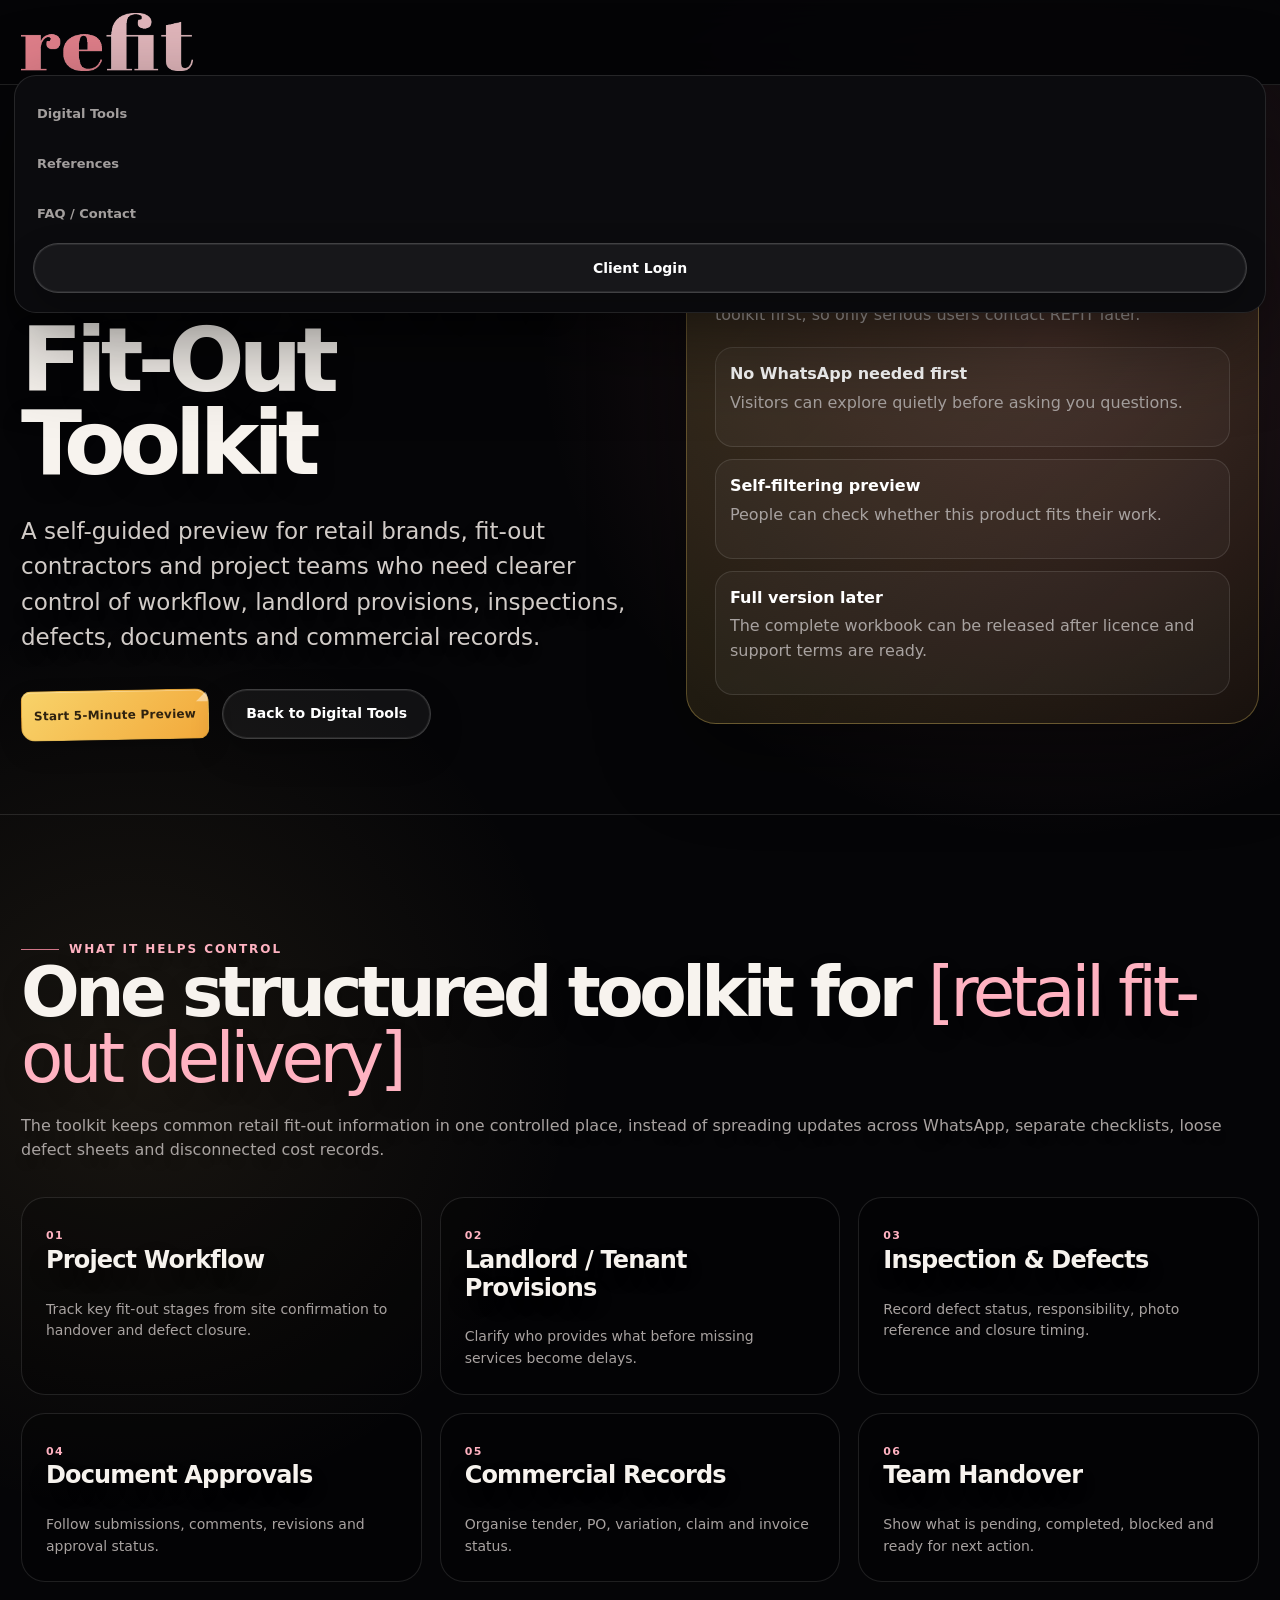
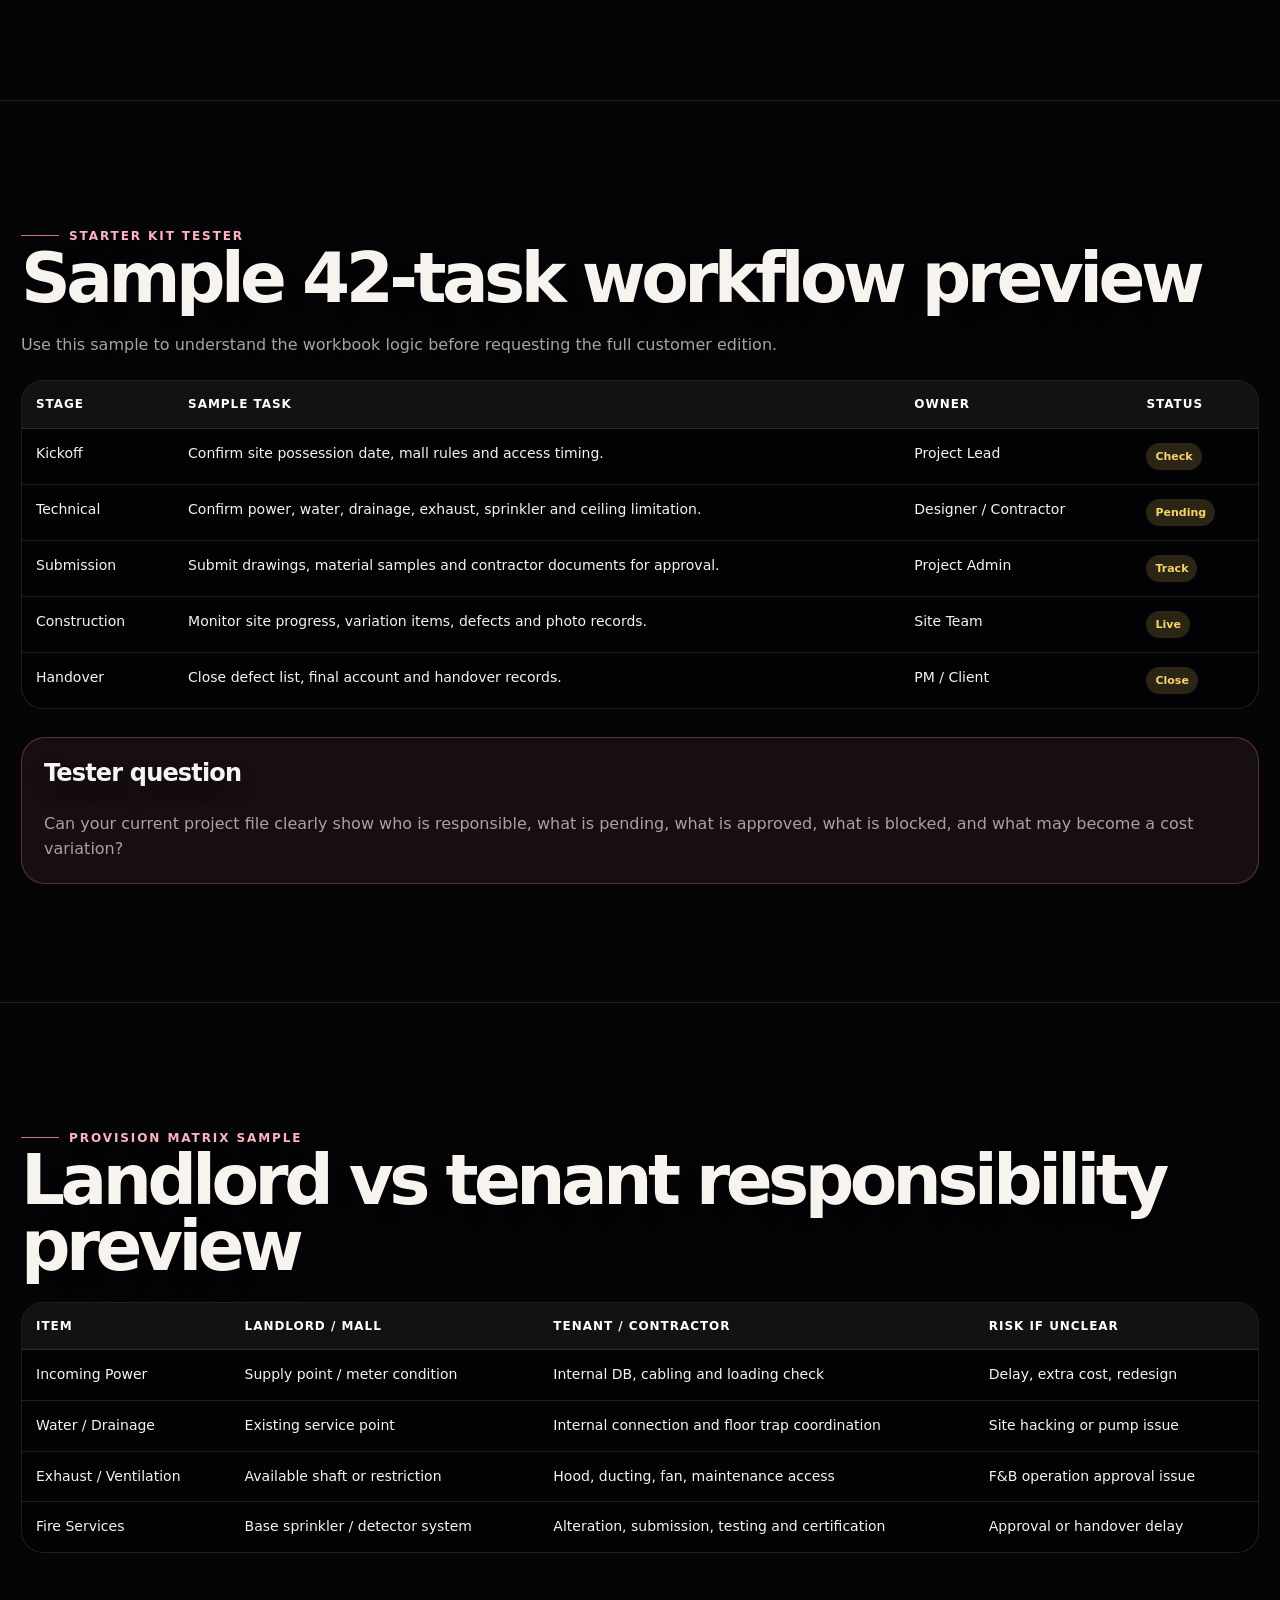
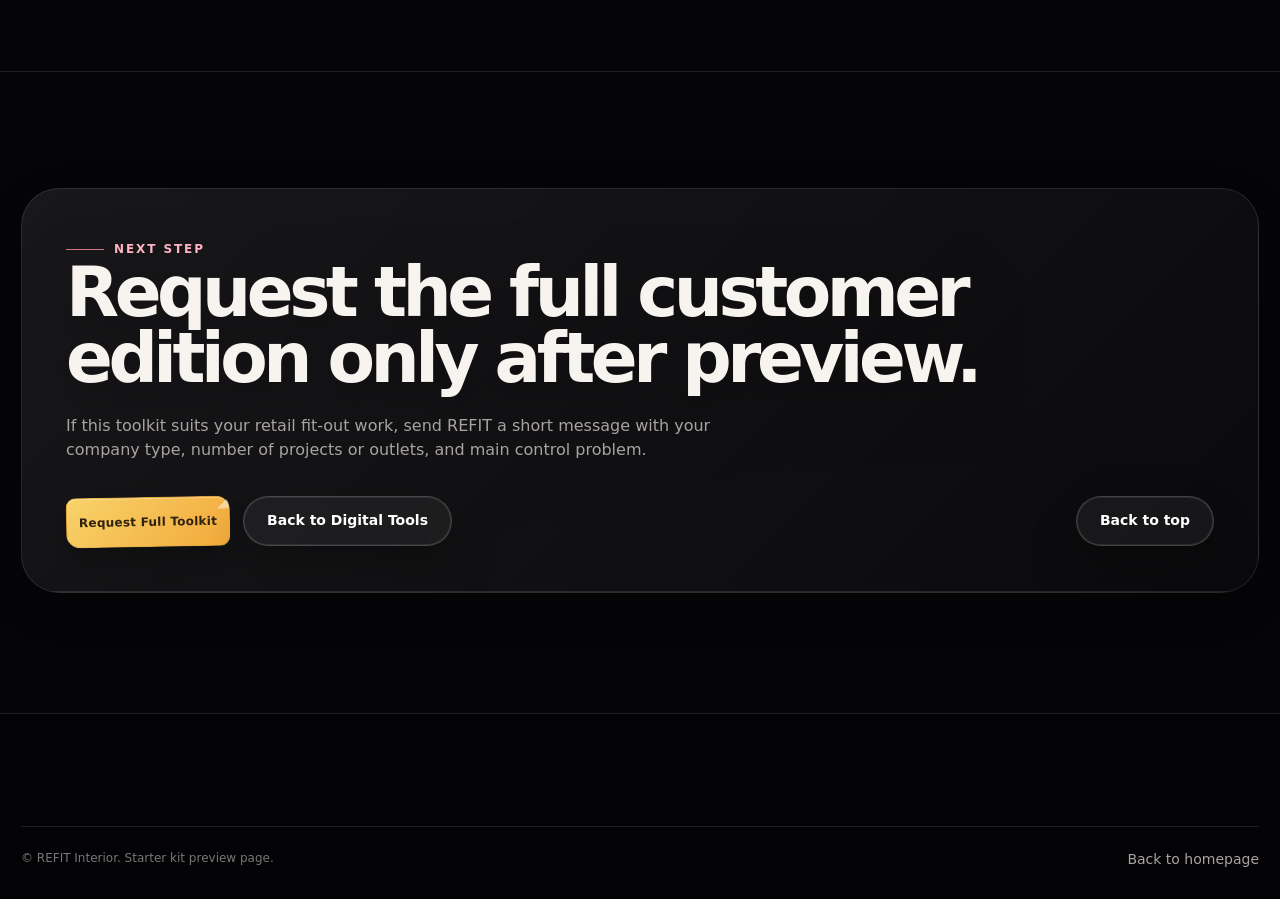
<file: retail-fitout-toolkit.html>
<!doctype html>
<html lang="en">
<head>
  <meta charset="utf-8">
  <meta name="viewport" content="width=device-width, initial-scale=1, viewport-fit=cover">
  <meta name="description" content="REFIT Retail Fit-Out Toolkit starter preview for retail fit-out workflow, defects, documents, provisions and commercial control.">
  <meta name="theme-color" content="#050507">
  <title>REFIT Retail Fit-Out Toolkit | Starter Kit Preview</title>
  <link rel="icon" type="image/png" href="assets/favicon.png">
  <link rel="stylesheet" href="style.css">
  <link rel="stylesheet" href="refit-floating-ui.css">

  <style>
    .starter-hero{padding:96px 0 74px}
    .starter-grid{display:grid;grid-template-columns:1fr .92fr;gap:42px;align-items:center}
    .starter-panel{border:1px solid rgba(248,211,106,.3);background:linear-gradient(135deg,rgba(248,211,106,.16),rgba(242,169,59,.06));border-radius:30px;padding:28px;box-shadow:var(--shadow)}
    .starter-list{display:grid;gap:12px;margin-top:20px}
    .starter-list div{border:1px solid var(--line);border-radius:18px;padding:14px;background:rgba(255,255,255,.035)}
    .starter-list b{display:block;color:white;margin-bottom:4px}
    .tester-grid{display:grid;grid-template-columns:repeat(3,1fr);gap:18px;margin-top:34px}
    .tester-card{border:1px solid var(--line);border-radius:24px;background:rgba(0,0,0,.23);padding:24px}
    .tester-card span{color:var(--pink2);font-size:11px;font-weight:900;letter-spacing:.12em;text-transform:uppercase}
    .tester-card p{font-size:14px;margin-bottom:0}
    .sample-table{width:100%;border-collapse:separate;border-spacing:0;margin-top:22px;border:1px solid var(--line);border-radius:22px;overflow:hidden;background:rgba(0,0,0,.22)}
    .sample-table th,.sample-table td{padding:14px;border-bottom:1px solid var(--line);text-align:left;font-size:14px;vertical-align:top}
    .sample-table th{color:white;background:rgba(255,255,255,.06);font-size:12px;text-transform:uppercase;letter-spacing:.08em}
    .sample-table tr:last-child td{border-bottom:0}
    .mini-status{display:inline-flex;border-radius:999px;padding:5px 9px;background:rgba(248,211,106,.16);color:#f8d36a;font-size:11px;font-weight:800}
    .preview-note{border:1px solid rgba(229,129,150,.32);background:rgba(229,129,150,.08);border-radius:24px;padding:22px;margin-top:28px}
    .preview-note p{margin-bottom:0}
    @media(max-width:980px){
      .starter-grid,.tester-grid{grid-template-columns:1fr}
      .sample-table{display:block;overflow-x:auto}
    }
  </style>
</head>

<body>
  <header class="site-header">
    <div class="wrap nav-row">
      <a class="brand" href="index.html" aria-label="REFIT home">
        <img src="assets/refit-wordmark.png" alt="REFIT">
      </a>
      <nav class="nav-links" style="display:flex">
        <a href="index.html#digital-tools">Digital Tools</a>
        <a href="index.html#projects">References</a>
        <a href="index.html#faq">FAQ / Contact</a>
        <a class="btn btn-dark" href="login.html">Client Login</a>
      </nav>
    </div>
  </header>

  <main>
    <section class="starter-hero" id="top">
      <div class="wrap starter-grid">
        <div>
          <span class="promo-badge">Starter Kit Preview</span>
          <span class="eyebrow">Retail fit-out project control</span>
          <h1>REFIT Retail Fit-Out Toolkit</h1>
          <p class="lead">
            A self-guided preview for retail brands, fit-out contractors and project teams who need clearer control of workflow, landlord provisions, inspections, defects, documents and commercial records.
          </p>
          <div class="button-row">
            <a class="tool-note" href="#tester">Start 5-Minute Preview</a>
            <a class="btn btn-dark" href="index.html#digital-tools">Back to Digital Tools</a>
          </div>
        </div>

        <div class="starter-panel">
          <h3>Why this tester page exists</h3>
          <p>
            This is not the full paid workbook. It lets visitors understand the toolkit first, so only serious users contact REFIT later.
          </p>
          <div class="starter-list">
            <div><b>No WhatsApp needed first</b><p>Visitors can explore quietly before asking you questions.</p></div>
            <div><b>Self-filtering preview</b><p>People can check whether this product fits their work.</p></div>
            <div><b>Full version later</b><p>The complete workbook can be released after licence and support terms are ready.</p></div>
          </div>
        </div>
      </div>
    </section>

    <section class="section section-line" id="overview">
      <div class="wrap">
        <span class="eyebrow">What it helps control</span>
        <h2>One structured toolkit for <span class="bracket">[retail fit-out delivery]</span></h2>
        <p class="section-intro">
          The toolkit keeps common retail fit-out information in one controlled place, instead of spreading updates across WhatsApp, separate checklists, loose defect sheets and disconnected cost records.
        </p>

        <div class="tester-grid">
          <article class="tester-card"><span>01</span><h3>Project Workflow</h3><p>Track key fit-out stages from site confirmation to handover and defect closure.</p></article>
          <article class="tester-card"><span>02</span><h3>Landlord / Tenant Provisions</h3><p>Clarify who provides what before missing services become delays.</p></article>
          <article class="tester-card"><span>03</span><h3>Inspection & Defects</h3><p>Record defect status, responsibility, photo reference and closure timing.</p></article>
          <article class="tester-card"><span>04</span><h3>Document Approvals</h3><p>Follow submissions, comments, revisions and approval status.</p></article>
          <article class="tester-card"><span>05</span><h3>Commercial Records</h3><p>Organise tender, PO, variation, claim and invoice status.</p></article>
          <article class="tester-card"><span>06</span><h3>Team Handover</h3><p>Show what is pending, completed, blocked and ready for next action.</p></article>
        </div>
      </div>
    </section>

    <section class="section section-line" id="tester">
      <div class="wrap">
        <span class="eyebrow">Starter kit tester</span>
        <h2>Sample 42-task workflow preview</h2>
        <p class="section-intro">Use this sample to understand the workbook logic before requesting the full customer edition.</p>

        <table class="sample-table">
          <thead>
            <tr>
              <th>Stage</th>
              <th>Sample Task</th>
              <th>Owner</th>
              <th>Status</th>
            </tr>
          </thead>
          <tbody>
            <tr>
              <td>Kickoff</td>
              <td>Confirm site possession date, mall rules and access timing.</td>
              <td>Project Lead</td>
              <td><span class="mini-status">Check</span></td>
            </tr>
            <tr>
              <td>Technical</td>
              <td>Confirm power, water, drainage, exhaust, sprinkler and ceiling limitation.</td>
              <td>Designer / Contractor</td>
              <td><span class="mini-status">Pending</span></td>
            </tr>
            <tr>
              <td>Submission</td>
              <td>Submit drawings, material samples and contractor documents for approval.</td>
              <td>Project Admin</td>
              <td><span class="mini-status">Track</span></td>
            </tr>
            <tr>
              <td>Construction</td>
              <td>Monitor site progress, variation items, defects and photo records.</td>
              <td>Site Team</td>
              <td><span class="mini-status">Live</span></td>
            </tr>
            <tr>
              <td>Handover</td>
              <td>Close defect list, final account and handover records.</td>
              <td>PM / Client</td>
              <td><span class="mini-status">Close</span></td>
            </tr>
          </tbody>
        </table>

        <div class="preview-note">
          <h3>Tester question</h3>
          <p>
            Can your current project file clearly show who is responsible, what is pending, what is approved, what is blocked, and what may become a cost variation?
          </p>
        </div>
      </div>
    </section>

    <section class="section section-line">
      <div class="wrap">
        <span class="eyebrow">Provision matrix sample</span>
        <h2>Landlord vs tenant responsibility preview</h2>

        <table class="sample-table">
          <thead>
            <tr>
              <th>Item</th>
              <th>Landlord / Mall</th>
              <th>Tenant / Contractor</th>
              <th>Risk if unclear</th>
            </tr>
          </thead>
          <tbody>
            <tr>
              <td>Incoming Power</td>
              <td>Supply point / meter condition</td>
              <td>Internal DB, cabling and loading check</td>
              <td>Delay, extra cost, redesign</td>
            </tr>
            <tr>
              <td>Water / Drainage</td>
              <td>Existing service point</td>
              <td>Internal connection and floor trap coordination</td>
              <td>Site hacking or pump issue</td>
            </tr>
            <tr>
              <td>Exhaust / Ventilation</td>
              <td>Available shaft or restriction</td>
              <td>Hood, ducting, fan, maintenance access</td>
              <td>F&B operation approval issue</td>
            </tr>
            <tr>
              <td>Fire Services</td>
              <td>Base sprinkler / detector system</td>
              <td>Alteration, submission, testing and certification</td>
              <td>Approval or handover delay</td>
            </tr>
          </tbody>
        </table>
      </div>
    </section>

    <section class="section section-line" id="request">
      <div class="wrap">
        <div class="framework">
          <div class="framework-head">
            <div>
              <span class="eyebrow">Next step</span>
              <h2>Request the full customer edition only after preview.</h2>
              <p>
                If this toolkit suits your retail fit-out work, send REFIT a short message with your company type, number of projects or outlets, and main control problem.
              </p>
              <div class="button-row">
                <a class="tool-note" target="_blank" rel="noopener" href="https://wa.me/60122145922?text=Hello%20REFIT%2C%20I%20have%20previewed%20the%20Retail%20Fit-Out%20Toolkit%20starter%20kit.%20I%20would%20like%20to%20request%20the%20full%20customer%20edition%20preview.%20My%20company%20type%20is%3A%20%5Bplease%20fill%5D%2C%20number%20of%20projects%20or%20outlets%3A%20%5Bplease%20fill%5D%2C%20main%20control%20problem%3A%20%5Bplease%20fill%5D.">Request Full Toolkit</a>
                <a class="btn btn-dark" href="index.html#digital-tools">Back to Digital Tools</a>
              </div>
            </div>
            <a class="btn btn-dark" href="#top">Back to top</a>
          </div>
        </div>
      </div>
    </section>
  </main>

  <footer>
    <div class="wrap footer-bottom">
      <span>© REFIT Interior. Starter kit preview page.</span>
      <a href="index.html">Back to homepage</a>
    </div>
  </footer>

  <script src="whatsapp-widget-v5.js"></script>
</body>
</html>
</file>
<file: style.css>
/* REFIT Dark Premium V5.1 */
:root{
  --bg:#050507;
  --panel:#0d0e12;
  --panel2:#11131a;
  --ink:#f7f3ee;
  --muted:#a8a2a0;
  --soft:#d8d1ca;
  --line:rgba(255,255,255,.11);
  --line2:rgba(255,255,255,.18);
  --pink:#e58196;
  --pink2:#ffb2c1;
  --gold:#caa866;
  --green:#6ec6a2;
  --max:1240px;
  --radius:30px;
  --shadow:0 28px 90px rgba(0,0,0,.45);
}

/* REFIT ProjectKit launch */
.projectkit-launch{
  overflow:hidden;
  background:
    radial-gradient(circle at 88% 10%,rgba(112,220,255,.12),transparent 28rem),
    radial-gradient(circle at 12% 84%,rgba(229,129,150,.18),transparent 30rem),
    linear-gradient(145deg,#08090d,#11131a 58%,#09090c);
}
.projectkit-launch:before{
  content:"";
  position:absolute;
  inset:0;
  pointer-events:none;
  opacity:.16;
  background-image:
    linear-gradient(rgba(255,255,255,.09) 1px,transparent 1px),
    linear-gradient(90deg,rgba(255,255,255,.09) 1px,transparent 1px);
  background-size:54px 54px;
  mask-image:linear-gradient(to bottom,black,transparent 82%);
}
.projectkit-launch .wrap{position:relative;z-index:1}
.projectkit-head{
  display:grid;
  grid-template-columns:1.25fr .75fr;
  gap:64px;
  align-items:end;
}
.projectkit-head h2{max-width:820px;margin-top:18px}
.projectkit-intro{
  padding:28px;
  border:1px solid var(--line2);
  border-radius:28px;
  background:rgba(255,255,255,.045);
  box-shadow:var(--shadow);
}
.projectkit-intro p{color:#d2ccc8;font-size:16px}
.projectkit-route{
  margin:64px 0;
  display:flex;
  align-items:center;
  justify-content:space-between;
  gap:16px;
  padding:18px 24px;
  border:1px solid rgba(112,220,255,.34);
  border-radius:999px;
  color:#eafaff;
  background:rgba(112,220,255,.055);
  box-shadow:0 0 28px rgba(112,220,255,.09);
}
.projectkit-route span{
  font-size:12px;
  font-weight:850;
  letter-spacing:.12em;
  text-transform:uppercase;
}
.projectkit-route i{
  color:var(--pink2);
  font-style:normal;
  text-shadow:0 0 12px rgba(255,178,193,.75);
}
.projectkit-plan-head{
  display:grid;
  grid-template-columns:1fr minmax(280px,480px);
  gap:44px;
  align-items:end;
  margin-bottom:30px;
}
.projectkit-plan-head h3{
  margin:12px 0 0;
  max-width:650px;
  font-size:clamp(32px,4.5vw,58px);
}
.projectkit-plan-head>p{margin:0;color:#c5bfba}
.projectkit-pricing{
  display:grid;
  grid-template-columns:repeat(4,1fr);
  border:1px solid var(--line2);
  border-radius:32px;
  background:rgba(255,255,255,.03);
}
.projectkit-plan{
  min-height:530px;
  position:relative;
  display:flex;
  flex-direction:column;
  padding:28px 24px;
  border-right:1px solid var(--line);
}
.projectkit-plan:last-child{border-right:0}
.projectkit-plan.featured{
  background:linear-gradient(180deg,rgba(229,129,150,.24),rgba(202,168,102,.08));
  box-shadow:inset 0 0 0 1px rgba(255,178,193,.38),0 0 30px rgba(229,129,150,.13);
  transform:translateY(-10px);
}
.projectkit-badge{
  position:absolute;
  top:0;
  right:0;
  padding:8px 11px;
  border-radius:0 0 0 14px;
  color:#08090d;
  background:var(--pink2);
  font-size:10px;
  letter-spacing:.1em;
  text-transform:uppercase;
}
.projectkit-plan-name{
  display:block;
  min-height:48px;
  color:var(--pink2);
  font-size:12px;
  font-weight:900;
  letter-spacing:.13em;
  text-transform:uppercase;
}
.projectkit-price{
  display:flex;
  align-items:flex-end;
  gap:10px;
  margin:18px 0 12px;
}
.projectkit-price strong{
  font-size:clamp(40px,4vw,58px);
  line-height:.88;
  letter-spacing:-.06em;
}
.projectkit-price small{
  color:var(--muted);
  font-size:11px;
  font-weight:750;
  letter-spacing:.08em;
  text-transform:uppercase;
}
.projectkit-saving{
  min-height:38px;
  color:#fff1b8;
  font-size:11px;
  letter-spacing:.06em;
  text-transform:uppercase;
}
.projectkit-plan>p{
  min-height:76px;
  margin:12px 0;
  font-size:14px;
}
.projectkit-plan ul{
  margin:14px 0 28px;
  padding:20px 0 0;
  border-top:1px solid var(--line);
  list-style:none;
}
.projectkit-plan li{
  margin:10px 0;
  color:#d8d1ca;
  font-size:13px;
}
.projectkit-plan li:before{
  content:"✓";
  margin-right:9px;
  color:var(--green);
  font-weight:900;
}
.projectkit-plan>.btn{margin-top:auto}
.projectkit-payment{
  display:grid;
  grid-template-columns:repeat(4,1fr);
  margin-top:58px;
  border-top:1px solid var(--line2);
  border-bottom:1px solid var(--line2);
}
.projectkit-payment>div{
  padding:26px 22px;
  border-right:1px solid var(--line);
}
.projectkit-payment>div:last-child{border-right:0}
.projectkit-payment span{
  display:block;
  margin-bottom:28px;
  color:var(--pink2);
  font-size:26px;
  font-family:Georgia,serif;
}
.projectkit-payment strong{
  display:block;
  font-size:12px;
  letter-spacing:.08em;
  text-transform:uppercase;
}
.projectkit-payment p{margin:8px 0 0;font-size:13px}
.projectkit-terms{
  margin:16px 0 0;
  color:#817a78;
  font-size:12px;
  font-style:italic;
  text-align:right;
}
@media(max-width:1050px){
  .projectkit-head{grid-template-columns:1fr}
  .projectkit-pricing{grid-template-columns:1fr 1fr}
  .projectkit-plan:nth-child(2){border-right:0}
  .projectkit-plan{border-bottom:1px solid var(--line)}
}
@media(max-width:700px){
  .projectkit-plan-head{grid-template-columns:1fr}
  .projectkit-route{border-radius:24px;flex-wrap:wrap;justify-content:center}
  .projectkit-route span{width:37%;text-align:center}
  .projectkit-pricing,.projectkit-payment{grid-template-columns:1fr}
  .projectkit-plan,.projectkit-plan:nth-child(2),.projectkit-payment>div{border-right:0}
  .projectkit-plan.featured{transform:none}
  .projectkit-payment>div{border-bottom:1px solid var(--line)}
  .projectkit-terms{text-align:left}
}
*{box-sizing:border-box}
html{scroll-behavior:smooth}
body{
  margin:0;
  color:var(--ink);
  background:
    radial-gradient(circle at 82% 8%, rgba(229,129,150,.18), transparent 32rem),
    radial-gradient(circle at 10% 26%, rgba(202,168,102,.10), transparent 28rem),
    var(--bg);
  font-family:Inter, ui-sans-serif, system-ui, -apple-system, BlinkMacSystemFont, "Segoe UI", sans-serif;
  line-height:1.55;
}
body.lightbox-open{overflow:hidden}
img{max-width:100%;display:block}
a{color:inherit;text-decoration:none}
button,input,textarea,select{font:inherit}
.wrap{width:min(var(--max),calc(100% - 42px));margin:0 auto}
.section{padding:118px 0;position:relative}
.section.compact{padding:78px 0}
.section-line{border-top:1px solid var(--line)}
.eyebrow{
  display:inline-flex;align-items:center;gap:10px;
  color:var(--pink2);font-size:12px;font-weight:800;letter-spacing:.16em;text-transform:uppercase;
}
.eyebrow:before{content:"";width:38px;height:1px;background:var(--pink);opacity:.9}
h1,h2,h3,p{margin-top:0}
h1{
  font-size:clamp(48px,7vw,104px);
  line-height:.93;
  letter-spacing:-.068em;
  font-weight:650;
  margin-bottom:28px;
}
h2{
  font-size:clamp(36px,5.4vw,76px);
  line-height:.96;
  letter-spacing:-.065em;
  font-weight:620;
  margin-bottom:22px;
}
h3{font-size:24px;line-height:1.15;letter-spacing:-.035em;font-weight:650}
p{color:var(--muted)}
.lead{font-size:clamp(18px,2.1vw,23px);max-width:760px;color:#d2ccc8;font-weight:350}
.bracket{color:var(--pink2);font-weight:520}
.site-header{
  position:sticky;top:0;z-index:100;
  background:rgba(5,5,7,.9);
  backdrop-filter:blur(18px);
  border-bottom:1px solid var(--line);
}
.skip-link{
  position:fixed;left:18px;top:10px;z-index:1000;
  padding:10px 14px;border-radius:12px;color:#09090b;background:#fff;
  transform:translateY(-160%);transition:transform .2s ease;
}
.skip-link:focus{transform:translateY(0)}
.nav-row{min-height:84px;display:flex;align-items:center;justify-content:space-between;gap:42px}
.brand{display:flex;align-items:center;gap:12px}
.brand img{width:172px;height:auto;filter:none}
.footer-logo{width:150px;height:auto;filter:none;margin-bottom:18px}
.nav-links{display:flex;align-items:center;justify-content:flex-end;flex:1;gap:28px;font-size:13px;font-weight:700;color:#ddd7d4;white-space:nowrap}
.nav-links>a:not(.btn){position:relative;opacity:.72}
.nav-links>a:not(.btn):after{
  content:"";position:absolute;left:0;right:0;bottom:-10px;height:1px;
  background:var(--pink2);transform:scaleX(0);transform-origin:left;transition:transform .2s ease;
}
.nav-links>a:not(.btn):hover{opacity:1;color:white}
.nav-links>a:not(.btn):hover:after,.nav-links>a.nav-renodeck:after{transform:scaleX(1)}
.nav-links>a.nav-renodeck{color:var(--pink2);opacity:1}
.nav-more{position:relative;color:#ddd7d4}
.nav-more summary{display:flex;align-items:center;gap:7px;list-style:none;opacity:.72;cursor:pointer;user-select:none}
.nav-more summary::-webkit-details-marker{display:none}
.nav-more summary span{color:var(--pink2);font-size:16px;line-height:1;transition:transform .2s ease}
.nav-more[open] summary{opacity:1}
.nav-more[open] summary span{transform:rotate(45deg)}
.nav-more-menu{
  position:absolute;top:34px;right:0;width:220px;padding:10px;display:grid;gap:3px;
  border:1px solid rgba(255,255,255,.12);border-radius:18px;background:rgba(15,15,18,.98);
  box-shadow:0 24px 64px rgba(0,0,0,.46);
}
.nav-more-menu a{padding:11px 12px;border-radius:11px;color:#ddd7d4;font-size:12px}
.nav-more-menu a:hover{color:#fff;background:rgba(255,255,255,.06)}
.nav-icon-btn{
  width:42px;height:42px;padding:0;display:grid;place-items:center;flex:0 0 auto;
  border:1px solid rgba(255,255,255,.16);border-radius:50%;color:#f7f3ee;
  background:rgba(255,255,255,.045);cursor:pointer;font-size:20px;line-height:1;
  transition:color .2s ease,border-color .2s ease,transform .2s ease;
}
.nav-icon-btn:hover{color:var(--pink2);border-color:var(--pink2);transform:rotate(18deg)}
.nav-login{min-height:44px;padding:0 21px;border-color:rgba(255,175,191,.35);background:rgba(255,175,191,.08)}
.menu-btn{display:none;border:1px solid var(--line);background:rgba(255,255,255,.04);width:46px;height:46px;border-radius:14px;cursor:pointer}
.menu-btn span{display:block;height:2px;width:22px;margin:5px auto;background:white}
.btn{
  display:inline-flex;align-items:center;justify-content:center;gap:9px;
  min-height:50px;padding:0 23px;border-radius:999px;border:1px solid var(--line2);
  font-weight:780;font-size:14px;cursor:pointer;transition:transform .2s ease,background .2s ease,border .2s ease;
}
.btn:hover{transform:translateY(-2px)}
.btn-primary{background:white;color:#09090b;border-color:white}
.btn-pink{background:var(--pink);color:white;border-color:var(--pink)}
.btn-dark{background:rgba(255,255,255,.05);color:white}
.btn-ghost{background:transparent;color:white}
.button-row{display:flex;flex-wrap:wrap;gap:13px;margin-top:34px}

/* Hero */
.hero{padding:82px 0 88px;min-height:calc(100vh - 84px);display:flex;align-items:center;overflow:hidden}
.hero-grid{display:grid;grid-template-columns:1.02fr .98fr;align-items:center;gap:72px;width:100%}
.hero-kicker{margin-bottom:24px}
.hero-copy h1{max-width:770px;text-wrap:balance}
.hero-copy .micro{display:flex;flex-wrap:wrap;gap:10px 24px;margin-top:30px;color:#aaa;font-size:13px;text-transform:uppercase;letter-spacing:.08em}
.micro span{display:flex;gap:8px;align-items:center}
.micro i{width:7px;height:7px;border-radius:50%;background:var(--pink)}
.hero-visual{position:relative;min-height:640px}
.hero-photo{
  position:absolute;inset:18px 0 72px 38px;border-radius:38px;overflow:hidden;background:#181818;
  box-shadow:var(--shadow);border:1px solid var(--line);transform:rotate(.8deg)
}
.hero-photo img{width:100%;height:100%;object-fit:cover;opacity:.84}
.hero-photo:after{content:"";position:absolute;inset:0;background:linear-gradient(180deg,rgba(0,0,0,.1),rgba(0,0,0,.82))}
.photo-label{position:absolute;left:28px;right:28px;bottom:26px;z-index:2}
.photo-label b{display:block;font-size:23px;margin-bottom:5px}
.photo-label span{display:block;color:#d7d0cc;font-size:14px}
.stat-panel{
  position:absolute;left:0;bottom:0;z-index:4;width:min(420px,80%);
  background:rgba(10,10,14,.92);border:1px solid var(--line2);border-radius:28px;padding:24px;
  box-shadow:var(--shadow);backdrop-filter:blur(14px);transform:rotate(-1.6deg)
}
.stat-panel h3{margin-bottom:10px}
.stat-grid{display:grid;grid-template-columns:repeat(3,1fr);gap:10px;margin-top:18px}
.stat{border:1px solid var(--line);border-radius:18px;padding:14px;background:rgba(255,255,255,.04)}
.stat strong{display:block;font-size:22px;font-weight:750;color:white}
.stat small{font-size:11px;color:var(--muted);text-transform:uppercase;letter-spacing:.08em}
.float-tag{
  position:absolute;right:6px;top:26px;z-index:5;border:1px solid var(--line2);background:rgba(229,129,150,.9);
  border-radius:999px;padding:12px 18px;font-size:12px;font-weight:800;text-transform:uppercase;letter-spacing:.08em
}

/* Trust */
.trust-strip{border-top:1px solid var(--line);border-bottom:1px solid var(--line);background:rgba(255,255,255,.025)}
.trust-row{display:grid;grid-template-columns:1.2fr repeat(4,1fr);gap:22px;align-items:center;padding:28px 0}
.trust-row strong{font-size:18px;font-weight:620}
.trust-row span{color:var(--muted);font-weight:620;font-size:14px}

/* Problem */
.problem-grid{display:grid;grid-template-columns:.82fr 1.18fr;gap:70px;align-items:start}
.problem-card{
  border:1px solid var(--line);border-radius:var(--radius);padding:28px;background:linear-gradient(180deg,rgba(255,255,255,.055),rgba(255,255,255,.02))
}
.problem-list{display:grid;gap:18px;margin-top:28px}
.problem-item{display:grid;grid-template-columns:54px 1fr;gap:16px;padding:18px;border:1px solid var(--line);border-radius:22px;background:rgba(255,255,255,.035)}
.problem-item b{display:grid;place-items:center;border-radius:16px;background:rgba(229,129,150,.16);color:var(--pink2);font-weight:850}
.problem-item h3{font-size:20px;margin-bottom:4px}
.problem-item p{margin:0;font-size:14px}

/* Framework */
.framework{
  border:1px solid var(--line);border-radius:38px;overflow:hidden;background:linear-gradient(135deg,rgba(255,255,255,.08),rgba(255,255,255,.025));box-shadow:var(--shadow)
}
.framework-head{display:grid;grid-template-columns:1fr auto;gap:24px;align-items:end;padding:44px;border-bottom:1px solid var(--line)}
.framework-head p{max-width:720px}
.framework-grid{display:grid;grid-template-columns:repeat(5,1fr)}
.framework-step{padding:30px;border-right:1px solid var(--line);min-height:230px}
.framework-step:last-child{border-right:0}
.framework-step span{color:var(--pink2);font-size:13px;font-weight:850;letter-spacing:.12em;text-transform:uppercase}
.framework-step h3{margin:28px 0 10px}
.framework-step p{font-size:14px;margin:0}

/* Services/cards */
.card-grid{display:grid;grid-template-columns:repeat(4,1fr);gap:18px;margin-top:44px}
.dark-card{
  position:relative;overflow:hidden;min-height:280px;border:1px solid var(--line);border-radius:28px;background:var(--panel);padding:26px;display:flex;flex-direction:column;justify-content:flex-end
}
.dark-card img{position:absolute;inset:0;width:100%;height:100%;object-fit:cover;opacity:.46;transition:transform .45s ease,opacity .45s ease}
.dark-card:after{content:"";position:absolute;inset:0;background:linear-gradient(180deg,rgba(0,0,0,.15),rgba(0,0,0,.88))}
.dark-card:hover img{transform:scale(1.06);opacity:.62}
.dark-card>*:not(img){position:relative;z-index:2}
.dark-card .num{color:var(--pink2);font-size:12px;font-weight:850;letter-spacing:.12em;margin-bottom:88px}
.dark-card p{font-size:14px;margin-bottom:0}

/* Gallery grid and scroller */
.gallery-head{display:grid;grid-template-columns:.95fr 1.05fr;gap:42px;align-items:end;margin-bottom:36px}
.filter-row{display:flex;gap:10px;flex-wrap:wrap;justify-content:flex-end}
.filter-btn{border:1px solid var(--line2);border-radius:999px;background:rgba(255,255,255,.04);color:white;padding:10px 15px;font-weight:750;font-size:13px;cursor:pointer}
.filter-btn.active,.filter-btn:hover{background:white;color:#07070a}
.gallery-grid{display:grid;grid-template-columns:repeat(12,1fr);gap:14px}
.gallery-card{
  grid-column:span 4;position:relative;min-height:300px;border-radius:26px;overflow:hidden;border:1px solid var(--line);background:#151515;cursor:pointer
}
.gallery-card.large{grid-column:span 6;min-height:390px}
.gallery-card img{width:100%;height:100%;object-fit:cover;position:absolute;inset:0;opacity:.88;transition:transform .45s ease}
.gallery-card:hover img{transform:scale(1.05)}
.gallery-card:after{content:"";position:absolute;inset:0;background:linear-gradient(180deg,transparent 42%,rgba(0,0,0,.86))}
.gallery-caption{position:absolute;z-index:2;left:22px;right:22px;bottom:20px}
.gallery-caption span{display:block;color:var(--pink2);font-size:11px;text-transform:uppercase;letter-spacing:.14em;font-weight:850;margin-bottom:7px}
.gallery-caption b{font-size:20px}
.gallery-caption small{display:block;color:#d7d1ce;margin-top:4px}

.gallery-scroller-wrap{position:relative;margin-top:38px}
.gallery-scroller{
  display:grid;
  grid-auto-flow:column;
  grid-auto-columns:minmax(320px, 31vw);
  gap:16px;
  overflow-x:auto;
  overscroll-behavior-inline:contain;
  scroll-snap-type:inline mandatory;
  padding:4px 0 20px;
}
.gallery-scroller::-webkit-scrollbar{height:10px}
.gallery-scroller::-webkit-scrollbar-track{background:rgba(255,255,255,.06);border-radius:999px}
.gallery-scroller::-webkit-scrollbar-thumb{background:rgba(255,255,255,.28);border-radius:999px}
.gallery-scroller .gallery-card{
  grid-column:auto;
  min-height:420px;
  scroll-snap-align:start;
}
.gallery-note{color:#817a78;font-size:13px;margin-top:12px}

/* Competition project stories */
.case-study-grid{
  display:grid;grid-template-columns:1.15fr .85fr;gap:18px;margin:48px 0 54px;
}
.case-study{
  min-height:440px;display:grid;grid-template-rows:minmax(250px,1fr) auto;overflow:hidden;
  border:1px solid var(--line);border-radius:30px;background:var(--panel);
  box-shadow:0 18px 56px rgba(0,0,0,.22);
}
.case-study-featured{grid-row:span 2;min-height:898px}
.case-study-image{position:relative;min-height:0;overflow:hidden;background:#121217}
.case-study-image img{width:100%;height:100%;object-fit:cover;opacity:.88;transition:transform .7s cubic-bezier(.16,1,.3,1),opacity .4s ease}
.case-study:hover .case-study-image img{transform:scale(1.035);opacity:1}
.case-study-image:after{content:"";position:absolute;inset:0;background:linear-gradient(180deg,transparent 42%,rgba(5,5,7,.68))}
.case-study-image span{
  position:absolute;left:22px;bottom:19px;z-index:2;padding:8px 11px;border:1px solid rgba(255,255,255,.25);
  border-radius:999px;color:#fff;background:rgba(5,5,7,.54);backdrop-filter:blur(10px);
  font-size:10px;font-weight:850;letter-spacing:.12em;text-transform:uppercase;
}
.case-study-copy{padding:26px}
.case-study-copy small{display:block;margin-bottom:14px;color:var(--pink2);font-size:10px;font-weight:900;letter-spacing:.15em;text-transform:uppercase}
.case-study-copy h3{max-width:640px;margin-bottom:14px;font-size:clamp(24px,3vw,42px)}
.case-study:not(.case-study-featured) .case-study-copy h3{font-size:25px}
.case-study-copy p{margin:0;font-size:14px}
.case-study-copy dl{display:grid;gap:0;margin:26px 0 0}
.case-study-copy dl div{display:grid;grid-template-columns:90px 1fr;gap:18px;padding:14px 0;border-top:1px solid var(--line)}
.case-study-copy dt{color:var(--pink2);font-size:10px;font-weight:900;letter-spacing:.12em;text-transform:uppercase}
.case-study-copy dd{margin:0;color:var(--muted);font-size:14px;line-height:1.55}
.project-archive-head{display:flex;align-items:flex-end;justify-content:space-between;gap:24px;padding-top:14px;border-top:1px solid var(--line)}
.project-archive-head span{color:var(--pink2);font-size:11px;font-weight:900;letter-spacing:.14em;text-transform:uppercase}
.project-archive-head p{max-width:560px;margin:0;text-align:right;font-size:14px}

/* Tools */
.tools-panel{display:grid;grid-template-columns:.85fr 1.15fr;gap:40px;align-items:center;border:1px solid var(--line);border-radius:38px;background:linear-gradient(135deg,rgba(229,129,150,.14),rgba(255,255,255,.035));padding:44px}
.tools-grid{display:grid;grid-template-columns:repeat(3,1fr);gap:16px}
.tool-card{border:1px solid var(--line);border-radius:24px;background:rgba(0,0,0,.23);padding:24px}
.tool-card span{color:var(--pink2);font-size:11px;font-weight:900;letter-spacing:.12em;text-transform:uppercase}
.tool-card p{font-size:14px}
.price{font-size:28px;color:white;font-weight:850;margin:20px 0 0}
.price small{display:block;color:var(--muted);font-size:12px;font-weight:650}
.promo-badge{display:inline-flex;width:fit-content;border:1px solid rgba(255,178,193,.38);background:rgba(229,129,150,.13);color:var(--pink2);border-radius:999px;padding:8px 13px;font-size:12px;font-weight:850;letter-spacing:.08em;text-transform:uppercase;margin-bottom:18px}

/* Contact */
.contact-grid{display:grid;grid-template-columns:.9fr 1.1fr;gap:66px;align-items:start}
.contact-points{display:grid;gap:15px;margin-top:30px}
.contact-point{display:flex;gap:14px;color:var(--muted)}
.contact-point b{display:block;color:white}
.contact-card{border:1px solid var(--line);border-radius:30px;background:rgba(255,255,255,.045);padding:30px;box-shadow:var(--shadow)}
.contact-card label{display:block;color:#d8d1ce;font-size:12px;font-weight:850;letter-spacing:.1em;text-transform:uppercase;margin:15px 0 7px}
.contact-card input,.contact-card textarea,.contact-card select{width:100%;border:1px solid var(--line2);border-radius:16px;background:rgba(0,0,0,.26);color:white;padding:14px 15px;outline:none}
.contact-card textarea{min-height:120px;resize:vertical}
.contact-card input:focus,.contact-card textarea:focus,.contact-card select:focus{border-color:var(--pink)}
.contact-card .btn{width:100%;margin-top:18px}

/* Lightbox */
.lightbox{position:fixed;inset:0;z-index:999;display:none;align-items:center;justify-content:center;background:rgba(0,0,0,.88);padding:24px}
.lightbox.show{display:flex}
.lightbox-content{width:min(1100px,96vw);max-height:92vh}
.lightbox img{width:100%;max-height:78vh;object-fit:contain;border-radius:18px}
.lightbox-caption{display:flex;justify-content:space-between;gap:20px;align-items:center;color:white;margin-top:14px}
.lightbox-close{border:1px solid var(--line2);background:rgba(255,255,255,.08);color:white;border-radius:999px;padding:10px 16px;cursor:pointer}

/* Footer */
footer{border-top:1px solid var(--line);background:#030305;padding:70px 0 28px}
.footer-grid{display:grid;grid-template-columns:1.3fr 1fr 1fr 1fr;gap:40px}
footer p,footer a{color:var(--muted);font-size:14px}
footer h4{margin:0 0 15px;color:white}
.footer-links{display:grid;gap:9px}
.footer-bottom{border-top:1px solid var(--line);margin-top:42px;padding-top:22px;display:flex;justify-content:space-between;gap:20px;color:#777;font-size:12px}

/* Reveal */
.reveal{opacity:0;transform:translateY(18px);transition:opacity .65s ease,transform .65s ease}
.reveal.visible{opacity:1;transform:none}

:focus-visible{outline:2px solid var(--pink2);outline-offset:4px}
html.theme-changing *,
html.theme-changing *:before,
html.theme-changing *:after{transition-property:color,background-color,border-color,box-shadow,opacity!important;transition-duration:.48s!important}

@media(max-width:1320px){
  .menu-btn{display:block}
  .nav-links{
    display:none;position:absolute;left:14px;right:14px;top:75px;padding:18px;
    border:1px solid var(--line);border-radius:22px;background:#0b0b0e;box-shadow:var(--shadow);
    flex-direction:column;align-items:stretch;gap:10px;white-space:normal;
  }
  .nav-links.open{display:flex}
  .nav-links>a:not(.btn){padding:10px 4px}
  .nav-links>a:not(.btn):after{bottom:4px}
  .nav-more summary{padding:10px 4px}
  .nav-more-menu{position:static;width:auto;margin-top:8px;box-shadow:none}
  .nav-icon-btn{width:100%;border-radius:14px}
  .nav-login{width:100%}
}

@media(max-width:1100px){
  .hero-grid,.problem-grid,.tools-panel,.contact-grid,.gallery-head{grid-template-columns:1fr}
  .hero-visual{min-height:560px;max-width:760px;width:100%;margin:0 auto}
  .framework-grid{grid-template-columns:1fr}
  .framework-step{border-right:0;border-bottom:1px solid var(--line);min-height:auto}
  .framework-step:last-child{border-bottom:0}
  .card-grid,.tools-grid{grid-template-columns:1fr 1fr}
  .trust-row{grid-template-columns:1fr 1fr}
  .trust-row strong{grid-column:1/-1}
  .filter-row{justify-content:flex-start}
  .gallery-scroller{grid-auto-columns:minmax(300px, 44vw)}
  .case-study-grid{grid-template-columns:1fr}
  .case-study-featured{grid-row:auto;min-height:680px}
  .case-study{min-height:560px}
}
@media(max-width:760px){
  .wrap{width:min(100% - 28px,var(--max))}
  .section{padding:78px 0}
  .nav-links.open{display:flex}.nav-links .btn{width:100%}.menu-btn{display:block}
  .hero{padding:58px 0 72px}.hero-grid{gap:34px}.hero-visual{min-height:470px}
  .hero-photo{inset:10px 0 86px 0}.stat-panel{width:90%;padding:19px}.float-tag{right:0;top:0}
  .trust-row,.card-grid,.tools-grid,.footer-grid{grid-template-columns:1fr}
  .gallery-grid{grid-template-columns:1fr}
  .gallery-card,.gallery-card.large{grid-column:auto;min-height:320px}
  .gallery-scroller{grid-auto-columns:minmax(275px, 82vw)}
  .gallery-scroller .gallery-card{min-height:380px}
  .framework-head{grid-template-columns:1fr;padding:28px}
  .case-study,.case-study-featured{min-height:0}
  .case-study-image{min-height:320px}
  .case-study-copy dl div{grid-template-columns:1fr;gap:6px}
  .project-archive-head{display:block}
  .project-archive-head p{margin-top:8px;text-align:left}
}
@media(max-width:480px){
  h1{font-size:48px}.lead{font-size:17px}.stat-grid{grid-template-columns:1fr}
  .hero-visual{min-height:430px}.photo-label b{font-size:19px}
  .brand img{width:128px}
}
/* Hide top logo when footer logo is visible */
.site-header .brand{
  transition: opacity .25s ease, transform .25s ease, visibility .25s ease;
}

body.footer-logo-visible .site-header .brand{
  opacity: 0;
  visibility: hidden;
  transform: translateY(-8px);
  pointer-events: none;
}
body.footer-logo-visible .site-header .brand{
  opacity: 0;
  visibility: hidden;
  transform: translateY(-8px);
  pointer-events: none;
}
/* REFIT product note buttons */
.tool-note-row{
  display:flex;
  flex-wrap:wrap;
  gap:10px;
  margin-top:18px;
}

.tool-note{
  position:relative;
  display:inline-flex;
  align-items:center;
  min-height:34px;
  padding:8px 12px;
  border-radius:10px 14px 10px 14px;
  background:linear-gradient(135deg,#f8d36a,#f2a93b);
  color:#2f220f;
  font-size:12px;
  font-weight:800;
  letter-spacing:.02em;
  text-decoration:none;
  border:1px solid rgba(120,84,16,.18);
  box-shadow:0 10px 24px rgba(0,0,0,.16), inset 0 1px 0 rgba(255,255,255,.35);
  transform:rotate(-1deg);
  transition:transform .2s ease, box-shadow .2s ease, filter .2s ease;
}

.tool-note:nth-child(even){
  transform:rotate(1deg);
}

.tool-note:hover{
  transform:translateY(-2px) rotate(0deg);
  filter:brightness(1.03);
  box-shadow:0 14px 28px rgba(0,0,0,.2), inset 0 1px 0 rgba(255,255,255,.4);
}

.tool-note::after{
  content:"";
  position:absolute;
  top:0;
  right:0;
  width:0;
  height:0;
  border-style:solid;
  border-width:0 0 12px 12px;
  border-color:transparent transparent rgba(255,255,255,.45) transparent;
  border-top-right-radius:8px;
}

@media(max-width:640px){
  .tool-note{
    font-size:11px;
    min-height:32px;
    padding:7px 10px;
  }
}
/* =========================
   IRIS — MOBILE FULL SCREEN
   ========================= */

body.iris-open{
  overflow:hidden;
}

@media (max-width: 768px){

  .iris-panel{
    position:fixed !important;
    inset:0 !important;
    width:100vw !important;
    height:100dvh !important;
    max-width:100vw !important;
    max-height:100dvh !important;
    margin:0 !important;
    border-radius:0 !important;
    border:none !important;
    box-shadow:none !important;
    display:flex !important;
    flex-direction:column !important;
    z-index:99999 !important;
    overflow:hidden !important;
    background:linear-gradient(180deg, rgba(16,16,22,.98), rgba(8,8,12,.98)) !important;
  }

  .iris-header{
    flex:0 0 auto;
    padding:calc(16px + env(safe-area-inset-top)) 18px 14px !important;
    border-bottom:1px solid rgba(255,255,255,.08);
  }

  .iris-title{
    font-size:1.7rem !important;
    line-height:1.2 !important;
  }

  .iris-subtitle,
  .iris-header p{
    font-size:1rem !important;
    line-height:1.5 !important;
  }

  .iris-chat{
    flex:1 1 auto !important;
    overflow-y:auto !important;
    max-height:none !important;
    padding:16px 16px 10px !important;
    -webkit-overflow-scrolling:touch;
  }

  .iris-bubble{
    max-width:100% !important;
    font-size:18px !important;
    line-height:1.65 !important;
    padding:16px 18px !important;
    border-radius:18px !important;
    margin-bottom:12px !important;
  }

  .iris-bubble.user{
    margin-left:auto !important;
  }

  .iris-link-row,
  .iris-chip-row,
  .iris-suggestion-row{
    display:flex !important;
    gap:10px !important;
    overflow-x:auto !important;
    padding:0 16px 12px !important;
    scrollbar-width:none;
  }

  .iris-link-row::-webkit-scrollbar,
  .iris-chip-row::-webkit-scrollbar,
  .iris-suggestion-row::-webkit-scrollbar{
    display:none;
  }

  .iris-link-row a,
  .iris-chip,
  .iris-suggestion{
    flex:0 0 auto !important;
    font-size:15px !important;
    line-height:1.35 !important;
    padding:11px 14px !important;
    border-radius:999px !important;
  }

  .iris-input-row,
  .iris-footer{
    flex:0 0 auto;
    position:sticky !important;
    bottom:0 !important;
    z-index:5 !important;
    padding:12px 16px calc(14px + env(safe-area-inset-bottom)) !important;
    background:linear-gradient(180deg, rgba(10,10,14,0), rgba(10,10,14,.96) 26%) !important;
    backdrop-filter:blur(10px);
  }

  .iris-input{
    min-height:56px !important;
    font-size:17px !important;
    padding:14px 16px !important;
    border-radius:18px !important;
  }

  .iris-send{
    width:56px !important;
    min-width:56px !important;
    height:56px !important;
    border-radius:16px !important;
    font-size:20px !important;
  }

  .iris-note,
  .iris-disclaimer{
    font-size:13px !important;
    line-height:1.45 !important;
  }

  .iris-launcher{
    bottom:calc(18px + env(safe-area-inset-bottom)) !important;
    left:18px !important;
    width:62px !important;
    height:62px !important;
    z-index:99998 !important;
  }

  body.iris-open .iris-launcher{
    opacity:0 !important;
    pointer-events:none !important;
  }
}

/* Visitor appearance selector */
.appearance-open{white-space:nowrap}
.appearance-panel{
  position:fixed;
  z-index:2147483644;
  top:98px;
  right:24px;
  width:min(390px,calc(100vw - 32px));
  padding:20px;
  color:#f7f3ee;
  background:rgba(13,14,18,.97);
  border:1px solid rgba(255,255,255,.18);
  border-radius:24px;
  box-shadow:0 24px 70px rgba(0,0,0,.5);
  backdrop-filter:blur(18px);
  opacity:0;
  visibility:hidden;
  pointer-events:none;
  transform:translateY(-12px) scale(.97);
  transition:opacity .22s ease,visibility .22s ease,transform .22s ease;
}
.appearance-panel.open{opacity:1;visibility:visible;pointer-events:auto;transform:translateY(0) scale(1)}
.appearance-panel-head{display:flex;align-items:flex-start;justify-content:space-between;gap:18px}
.appearance-panel-head span,.appearance-panel-head strong{display:block}
.appearance-panel-head span{margin-bottom:4px;color:#ffb2c1;font-size:10px;font-weight:900;letter-spacing:.13em;text-transform:uppercase}
.appearance-panel-head strong{font-size:19px}
.appearance-panel-head>button{width:34px;height:34px;color:#f7f3ee;background:rgba(255,255,255,.05);border:1px solid rgba(255,255,255,.14);border-radius:50%;cursor:pointer;font-size:20px}
.appearance-panel>p{margin:12px 0 16px;font-size:12px;line-height:1.55}
.appearance-options{display:grid;grid-template-columns:1fr 1fr;gap:10px}
.appearance-options>button{padding:11px;color:inherit;background:rgba(255,255,255,.035);border:1px solid rgba(255,255,255,.12);border-radius:16px;cursor:pointer;text-align:left}
.appearance-options>button[aria-pressed="true"]{border-color:#ffb2c1;box-shadow:0 0 0 2px rgba(255,178,193,.14),0 0 20px rgba(255,178,193,.12)}
.appearance-options b,.appearance-options small{display:block}
.appearance-options b{margin-top:10px;font-size:12px}
.appearance-options small{margin-top:3px;color:#aaa29d;font-size:9px;line-height:1.4}
.appearance-preview{height:72px;padding:8px;display:grid;grid-template-columns:1.2fr .8fr;grid-template-rows:1fr 1fr;gap:5px;border-radius:10px;overflow:hidden}
.appearance-preview span{display:block;border-radius:4px}
.appearance-preview span:first-child{grid-row:1 / 3}
.appearance-preview-dark{background:#050507}.appearance-preview-dark span:first-child{background:#e58196}.appearance-preview-dark span:nth-child(2){background:#caa866}.appearance-preview-dark span:nth-child(3){background:#15171e}
.appearance-preview-pastel{background:#f7ede3}.appearance-preview-pastel span:first-child{background:#f28582}.appearance-preview-pastel span:nth-child(2){background:#f5bd60}.appearance-preview-pastel span:nth-child(3){background:#8eb694}

/* ProjectKit pastel visitor theme */
body.theme-pastel{
  --bg:#f7ede3;
  --panel:#fffaf4;
  --panel2:#f3e2c6;
  --ink:#29332d;
  --muted:#68746d;
  --soft:#536e5a;
  --line:rgba(41,51,45,.14);
  --line2:rgba(41,51,45,.25);
  --pink:#f28582;
  --pink2:#d88f7d;
  --gold:#f5bd60;
  --green:#8eb694;
  color:#29332d;
  background:
    radial-gradient(circle at 84% 9%,rgba(251,204,212,.9),transparent 30rem),
    radial-gradient(circle at 8% 28%,rgba(245,189,96,.25),transparent 26rem),
    #f7ede3;
}
body.theme-pastel p{color:#68746d}
body.theme-pastel .site-header{background:rgba(247,237,227,.9);border-bottom-color:rgba(41,51,45,.15)}
body.theme-pastel .nav-links{color:#29332d}
body.theme-pastel .nav-links a:not(.btn):hover{color:#29332d}
body.theme-pastel .nav-more,body.theme-pastel .nav-icon-btn{color:#29332d}
body.theme-pastel .nav-more-menu{background:rgba(255,250,244,.98);border-color:rgba(41,51,45,.16);box-shadow:0 24px 64px rgba(83,110,90,.2)}
body.theme-pastel .nav-more-menu a{color:#29332d}
body.theme-pastel .nav-more-menu a:hover{color:#29332d;background:rgba(41,51,45,.06)}
body.theme-pastel .nav-icon-btn{background:rgba(255,250,244,.7);border-color:rgba(41,51,45,.2)}
body.theme-pastel .menu-btn{border-color:rgba(41,51,45,.2);background:rgba(255,255,255,.5)}
body.theme-pastel .menu-btn span{background:#29332d}
body.theme-pastel .btn-dark{color:#29332d;background:rgba(255,250,244,.68);border-color:rgba(41,51,45,.25)}
body.theme-pastel .btn-primary{color:#29332d;background:#8eb694;border-color:#536e5a}
body.theme-pastel .btn-pink{color:#29332d;background:#f28582;border-color:#d16867}
body.theme-pastel .hero{background-image:linear-gradient(rgba(41,51,45,.045) 1px,transparent 1px),linear-gradient(90deg,rgba(41,51,45,.045) 1px,transparent 1px);background-size:72px 72px}
body.theme-pastel .lead{color:#4e5c54}
body.theme-pastel .hero-micro-magic .micro-action{color:#536e5a;background:rgba(255,250,244,.72);border-color:rgba(41,51,45,.18);box-shadow:0 3px 0 rgba(83,110,90,.13),0 12px 28px rgba(83,110,90,.12)}
body.theme-pastel .hero-magic-paper{background:rgba(255,250,244,.88);border-color:rgba(216,143,125,.45);box-shadow:0 18px 46px rgba(83,110,90,.18)}
body.theme-pastel .hero-magic-paper strong{color:#536e5a;text-shadow:none}
body.theme-pastel .hero-magic-paper p{color:#68746d;text-shadow:none}
body.theme-pastel .stat-panel,body.theme-pastel .problem-card,body.theme-pastel .framework,body.theme-pastel .tools-panel,body.theme-pastel .contact-card{color:#29332d;background:rgba(255,250,244,.88);border-color:rgba(41,51,45,.17);box-shadow:0 24px 64px rgba(83,110,90,.16)}
body.theme-pastel .stat,body.theme-pastel .problem-item,body.theme-pastel .tool-card{background:rgba(255,255,255,.58);border-color:rgba(41,51,45,.14)}
body.theme-pastel .stat strong,body.theme-pastel .contact-point b,body.theme-pastel .price{color:#29332d}
body.theme-pastel .trust-strip{background:rgba(255,250,244,.45)}
body.theme-pastel .dark-card{background:#84a59e;border-color:rgba(41,51,45,.16)}
body.theme-pastel .dark-card h3,body.theme-pastel .dark-card .num{color:#fffaf4}
body.theme-pastel .dark-card p{color:#f7ede3}
body.theme-pastel .filter-btn{color:#29332d;background:rgba(255,250,244,.58);border-color:rgba(41,51,45,.2)}
body.theme-pastel .filter-btn.active,body.theme-pastel .filter-btn:hover{color:#29332d;background:#fbccd4}
body.theme-pastel .gallery-note{color:#68746d}
body.theme-pastel .case-study{background:rgba(255,250,244,.88);border-color:rgba(41,51,45,.16);box-shadow:0 18px 56px rgba(83,110,90,.14)}
body.theme-pastel .case-study-image{background:#84a59e}
body.theme-pastel .case-study-copy dd{color:#68746d}
body.theme-pastel .project-archive-head{border-color:rgba(41,51,45,.18)}
body.theme-pastel .contact-card input,body.theme-pastel .contact-card textarea,body.theme-pastel .contact-card select{color:#29332d;background:#fff;border-color:rgba(41,51,45,.2)}
body.theme-pastel .contact-card label{color:#536e5a}
body.theme-pastel .projectkit-launch{background:linear-gradient(145deg,#f7ede3,#fbccd4 52%,#f3e2c6)}
body.theme-pastel .projectkit-launch:before{opacity:.32;background-image:linear-gradient(rgba(41,51,45,.08) 1px,transparent 1px),linear-gradient(90deg,rgba(41,51,45,.08) 1px,transparent 1px)}
body.theme-pastel .projectkit-intro,body.theme-pastel .projectkit-pricing{background:rgba(255,250,244,.76);border-color:rgba(41,51,45,.2);box-shadow:0 24px 64px rgba(83,110,90,.16)}
body.theme-pastel .projectkit-route{color:#29332d;background:#84a59e;border-color:#536e5a;box-shadow:0 8px 0 rgba(83,110,90,.18)}
body.theme-pastel .projectkit-route i{color:#fffaf4;text-shadow:none}
body.theme-pastel .projectkit-plan{border-color:rgba(41,51,45,.15)}
body.theme-pastel .projectkit-plan.featured{background:linear-gradient(180deg,rgba(142,182,148,.7),rgba(245,189,96,.18));box-shadow:inset 0 0 0 1px rgba(83,110,90,.26),0 12px 0 rgba(83,110,90,.16)}
body.theme-pastel .projectkit-price strong{color:#29332d}
body.theme-pastel .projectkit-saving{color:#8d5c51}
body.theme-pastel .projectkit-plan li{color:#536e5a}
body.theme-pastel .projectkit-payment{border-color:rgba(41,51,45,.22)}
body.theme-pastel footer{color:#f7ede3;background:#29332d}
body.theme-pastel footer p{color:#b8c4bc}
body.theme-pastel .appearance-panel{color:#29332d;background:rgba(255,250,244,.98);border-color:rgba(41,51,45,.2);box-shadow:0 24px 70px rgba(83,110,90,.3)}
body.theme-pastel .appearance-panel-head span{color:#d88f7d}
body.theme-pastel .appearance-panel-head>button{color:#29332d;background:#f7ede3;border-color:rgba(41,51,45,.14)}
body.theme-pastel .appearance-options>button{background:#f7ede3;border-color:rgba(41,51,45,.15)}
body.theme-pastel .appearance-options>button[aria-pressed="true"]{border-color:#d88f7d;box-shadow:0 0 0 2px rgba(216,143,125,.15)}
body.theme-pastel .appearance-options small{color:#68746d}

@media(max-width:760px){
  .appearance-open{width:100%}
  .appearance-panel{top:82px;right:16px}
  .appearance-options{grid-template-columns:1fr}
}
@media(max-width:1320px){
  body.theme-pastel .nav-links{background:rgba(255,250,244,.98);border-color:rgba(41,51,45,.17)}
}
</file>
<file: refit-floating-ui.css>
/* REFIT Floating UI layer
   Add after the main page CSS.
   Gives text blocks, cards and buttons a softer floating premium feel.
   Also changes the client login wordmark text into the original REFIT logo image.
*/

:root {
  --refit-float-shadow: 0 22px 70px rgba(0, 0, 0, .32);
  --refit-float-shadow-soft: 0 14px 42px rgba(0, 0, 0, .22);
  --refit-float-border: rgba(255, 255, 255, .16);
}

/* Original REFIT logo for client login page */
.wordmark {
  display: inline-block !important;
  width: 154px !important;
  height: 58px !important;
  font-size: 0 !important;
  line-height: 0 !important;
  letter-spacing: 0 !important;
  color: transparent !important;
  background: url("assets/refit-wordmark.png") center / contain no-repeat !important;
  filter: drop-shadow(0 10px 24px rgba(0,0,0,.18));
}

.brand-copy small {
  transform: translateY(-2px);
}

/* Floating text feel */
.hero-copy,
.hero .wrap > .reveal,
.section .wrap > .reveal,
.framework-head,
.tools-panel > div,
.contact-card,
.intro,
.card,
.welcome-panel,
.section-heading {
  filter: drop-shadow(0 16px 34px rgba(0,0,0,.18));
}

h1,
h2,
h3,
.lead,
.section-intro,
.eyebrow,
.subcopy,
.small-note,
.welcome-panel p,
.summary-card strong,
.licence-card h3 {
  text-shadow: 0 10px 26px rgba(0,0,0,.14);
}

/* Floating buttons */
.btn,
.primary,
.secondary,
.text-button,
.filter-btn,
.product-link,
.back-link,
button[type="submit"] {
  position: relative;
  transform: translateY(-1px);
  box-shadow: 0 14px 34px rgba(0,0,0,.24), 0 0 0 1px rgba(255,255,255,.08) inset !important;
}

.btn:hover,
.primary:hover,
.secondary:hover,
.text-button:hover,
.filter-btn:hover,
.product-link:hover,
.back-link:hover,
button[type="submit"]:hover {
  transform: translateY(-4px) !important;
  box-shadow: 0 24px 54px rgba(0,0,0,.34), 0 0 0 1px rgba(255,255,255,.12) inset !important;
}

/* Floating cards and panels */
.problem-card,
.problem-item,
.framework,
.framework-step,
.dark-card,
.gallery-card,
.tools-panel,
.tool-card,
.contact-card,
.intro,
.card,
.trust-item,
.summary-card,
.licence-card,
.meta,
.welcome-panel {
  box-shadow: var(--refit-float-shadow-soft) !important;
  transform: translateY(-2px);
  transition: transform .28s ease, box-shadow .28s ease, border-color .28s ease;
}

.problem-card:hover,
.problem-item:hover,
.framework-step:hover,
.dark-card:hover,
.gallery-card:hover,
.tool-card:hover,
.trust-item:hover,
.summary-card:hover,
.licence-card:hover,
.meta:hover {
  transform: translateY(-7px);
  box-shadow: var(--refit-float-shadow) !important;
  border-color: var(--refit-float-border) !important;
}

/* Keep primary content stable; motion is reserved for reveals and interaction. */
.hero-copy,
.hero-visual,
.intro,
.card,
.tools-panel,
.contact-card,
.framework,
.welcome-panel {
  animation: none;
}

/* Inputs also feel lifted, but stay stable */
input,
textarea,
select {
  box-shadow: 0 10px 28px rgba(0,0,0,.08) !important;
}

input:focus,
textarea:focus,
select:focus {
  box-shadow: 0 14px 36px rgba(0,0,0,.16), 0 0 0 4px rgba(229,129,150,.16) !important;
}

/* Login page softer center card effect */
#loginView .intro,
#loginView .card {
  background: rgba(255,255,255,.9) !important;
  backdrop-filter: blur(14px);
}

#loginView .primary {
  background: linear-gradient(135deg, #1d1a1b, #3a3034) !important;
}

/* Mobile: keep floating effect lighter */
@media (max-width: 640px) {
  .wordmark {
    width: 128px !important;
    height: 48px !important;
  }

  .hero-copy,
  .hero-visual,
  .intro,
  .card,
  .tools-panel,
  .contact-card,
  .framework,
  .welcome-panel {
    animation: none;
  }

  .problem-card,
  .problem-item,
  .framework-step,
  .dark-card,
  .gallery-card,
  .tool-card,
  .trust-item,
  .summary-card,
  .licence-card,
  .meta {
    transform: none;
  }
}

/* Respect users who prefer reduced motion */
@media (prefers-reduced-motion: reduce) {
  *,
  *::before,
  *::after {
    animation: none !important;
    transition-duration: .01ms !important;
  }
}
</file>
